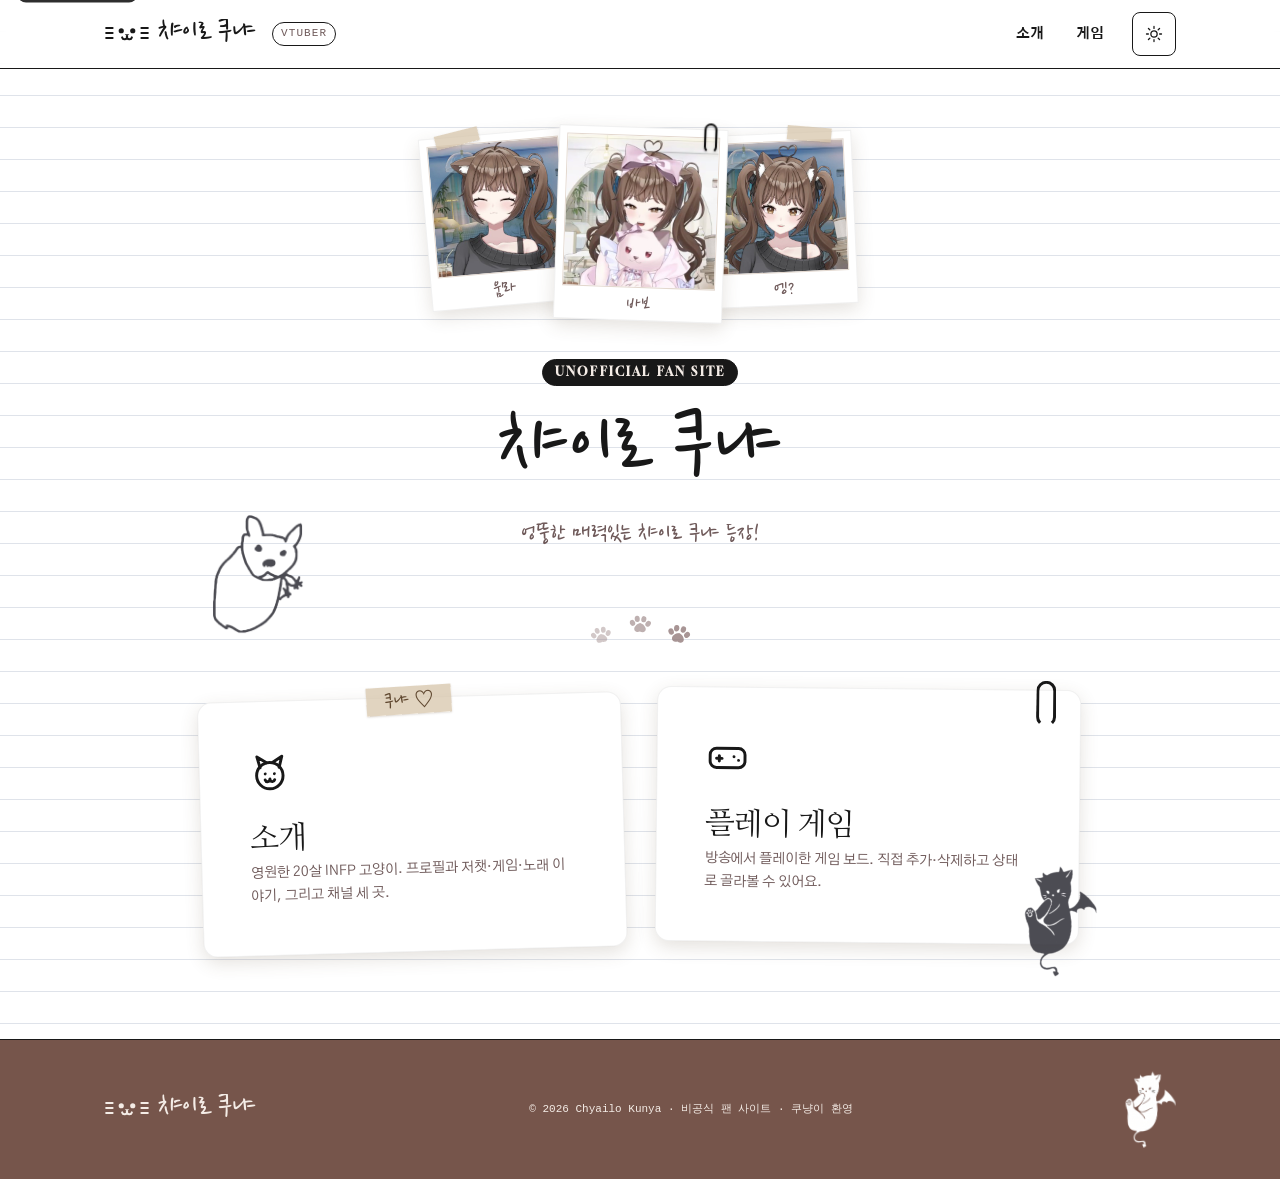
<file: index.html>
<!doctype html>
<html lang="ko">
<head>
<meta charset="utf-8" />
<meta name="viewport" content="width=device-width, initial-scale=1" />
<title>챠이로 쿠냐 — 팬 사이트</title>
<meta name="description" content="버추얼 스트리머 챠이로 쿠냐 팬 사이트. 소개 랜딩과 플레이 게임 목록." />
<link rel="icon" href="favicon.svg" type="image/svg+xml" />
<meta name="theme-color" content="#ffffff" media="(prefers-color-scheme: light)" />
<meta name="theme-color" content="#15110f" media="(prefers-color-scheme: dark)" />

<!-- Social cards. og:image is absolute: X and Slack ignore relative paths, so a
     bare "assets/…" silently yields a card with no image. If the repo is ever
     renamed or moved to a custom domain, this URL must move with it. -->
<meta property="og:type" content="website" />
<meta property="og:url" content="https://chnu-kim.github.io/chyaro-kunya" />
<meta property="og:site_name" content="챠이로 쿠냐 팬 사이트" />
<meta property="og:title" content="챠이로 쿠냐 — 팬 사이트" />
<meta property="og:description" content="갈색 고양이 버추얼 스트리머 챠이로 쿠냐의 작은 다꾸 노트. 어서오냥, 쿠냥이 ♡" />
<meta property="og:image" content="https://chnu-kim.github.io/chyaro-kunya/assets/og-cover.jpg" />
<meta property="og:image:width" content="1200" />
<meta property="og:image:height" content="630" />
<meta property="og:image:alt" content="챠이로 쿠냐 팬 사이트 커버 — 줄노트 위 손글씨 이름과 테이프로 붙인 폴라로이드 사진" />
<meta property="og:locale" content="ko_KR" />
<meta name="twitter:card" content="summary_large_image" />

<link rel="preconnect" href="https://fonts.googleapis.com" />
<link rel="preconnect" href="https://fonts.gstatic.com" crossorigin />
<link rel="stylesheet" href="https://fonts.googleapis.com/css2?family=Gloock&family=Gothic+A1:wght@400;500;700&family=Nanum+Myeongjo:wght@400;700&family=Nanum+Pen+Script&family=Sacramento&display=swap" />
<link rel="stylesheet" href="css/site.css" />
<script>/* apply saved/system theme before first paint — no light-mode flash */try{var t=localStorage.getItem('ck-theme');if(t!=='light'&&t!=='dark')t=matchMedia('(prefers-color-scheme: dark)').matches?'dark':'light';document.documentElement.setAttribute('data-theme',t);}catch(e){}</script>
<style>
  .home { padding: var(--space-8) 0 var(--space-9); }
  /* position 은 아래 쿼카 낙서가 이 상자의 바깥 여백을 기준점으로 쓰기 때문이다. */
  .home__hero { text-align: center; max-width: 640px; margin: 0 auto var(--space-8);
    position: relative; }
  .home__hero .chip { margin-bottom: var(--space-5); }
  /* 방송 캡처 세 장을 손으로 흩어 붙인 것. 컷아웃 스티커를 대신한다 — 스티커는
     받침 종이가 없어 줄노트 위에 떠 있었고, 라이트 테마에선 흰 종이 위의 흰
     다이컷 테두리가 보이지 않아 "오려 붙였다"는 신호가 통째로 사라졌다.
     폴라로이드는 그 자체가 종이라 두 문제를 같이 없앤다.

     크기가 절제된 이유: 이 화면의 플로리시는 아래 스크립트 헤드라인 하나이므로
     사진 무리가 그보다 커지면 둘이 싸운다.

     폭 상한 148 은 28vw 가 148 에 닿는 529px(=148/0.28) 부터, 하한 100 은
     357px(=100/0.28) 아래에서 걸린다. 가장 좁은 360px 에서 실측 폭은
     100.8 + 114.9 + 100.8 − 2×12.1 = 292.3px 이고, 좌우 여백 24px 을 뺀
     312px 안에 회전 삐져나옴까지 들어간다. 겹침·중간장 배율을 건드리면 이
     계산도 다시 한다. */
  .home__snaps { --snap-w: clamp(100px, 28vw, 148px);
    display: flex; justify-content: center; align-items: flex-start;
    margin: 0 auto var(--space-6); }

  /* 쉼 상태를 변수로 두는 건 아래 카드와 같은 이유다 — 각도를 transform 에 직접
     박으면 터치 리셋이 hover·focus 까지 삼킨다. */
  .snap { flex: 0 0 auto; width: var(--snap-w); margin: 0; padding: 7px 7px 5px;
    box-shadow: var(--shadow-card);
    --rest-rot: 0deg; --rest-y: 0px; --rest-z: 0;
    z-index: var(--rest-z);
    transform: rotate(var(--rest-rot)) translateY(var(--rest-y));
    transition: transform var(--dur-base) var(--ease-paper), box-shadow var(--dur-base); }
  .snap + .snap { margin-left: calc(var(--snap-w) * -0.12); }
  /* 가운데 장이 조금 크고 살짝 올라앉아 맨 위에 얹힌 것으로 읽힌다. 셋의 각도가
     서로의 거울상이 아닌 것도 "손으로 붙였다"는 신호다. */
  .snap:nth-child(1) { --rest-rot: -5deg; }
  .snap:nth-child(2) { --rest-rot: 2deg; --rest-y: -6px; --rest-z: 2;
    width: calc(var(--snap-w) * 1.14); }
  .snap:nth-child(3) { --rest-rot: -2.5deg; --rest-z: 1; }
  .snap:hover { transform: translateY(calc(var(--rest-y) - 4px));
    box-shadow: var(--shadow-lift); z-index: 3; }
  @media (hover: none) {
    .snap:hover { transform: rotate(var(--rest-rot)) translateY(var(--rest-y));
      box-shadow: var(--shadow-card); z-index: var(--rest-z); }
  }

  /* 정사각 슬롯. 사진을 갈아끼우는 계약이 여기 다 들어 있다:

     1) 정사각은 CSS 가 강제한다(aspect-ratio + cover). 그래서 교체본이 16:9 든
        세로든 상관없이 액자가 안 흔들린다 — 미리 크롭해 오지 않아도 된다.
     2) 피사체가 가운데가 아니면 --snap-pos 로 보는 지점만 옮긴다. 이미지를 다시
        만들 필요가 없다.
     3) 빗금은 지우지 않고 슬롯 배경으로 남긴다. 게임 보드가 쓰는 정직한
        플레이스홀더 언어라, 파일이 없을 때 같은 얼굴로 비어 보인다 — 같은
        사이트에서 "사진이 없다"가 두 가지 모양으로 말해질 이유가 없다.

     --thumb-* 를 생 hex 없이 쓸 수 있는 건 여기가 사진지 섬 안이라 라이트·다크
     양쪽에서 같은 크림으로 해석되기 때문이다. */
  .snap__slot { aspect-ratio: 1 / 1; overflow: hidden;
    background-color: var(--thumb-paper); border: 1px solid var(--thumb-edge);
    background-image: repeating-linear-gradient(135deg,
      transparent 0 9px, var(--thumb-mark) 9px 18px); }
  .snap__slot img { display: block; width: 100%; height: 100%;
    object-fit: cover; object-position: var(--snap-pos, 50% 50%); }

  /* 손글씨 캡션은 폴라로이드 기본값(25px)이 100px 짜리 종이엔 과하다. 20px 로
     낮췄고 캡션 길이가 여기 묶여 있다 — 폰트가 늦게 오면 한글이 전각 시스템
     폰트(~1.0em/자)로 떨어지므로 폴백 기준으로 재야 한다. 가장 좁은 종이의 안쪽
     폭은 100 − 14(좌우 패딩) = 86px 이고, 거기 놓인 세 글자 캡션의 폴백 폭은
     3 × 20 = 60px 이라 26px 이 남는다. 가운데 장은 1.14 배라 안쪽 폭이 100px 다.
     캡션을 늘릴 땐 글자 수 × 20 을 이 값과 먼저 대조한다 — 네 자면 80px 로
     이미 아슬아슬하다.

     색을 부품 기본값(브랜드 taupe)에서 되돌리는 이유가 크기와 묶여 있다. WCAG 의
     큰 텍스트 경계는 18pt(=24px)이고, 폴라로이드 기본 25px 은 그 위라 3:1 만
     넘기면 됐다 — taupe 는 종이 위 4.08 로 통과였다. 20px 로 낮추는 순간 기준이
     4.5 로 바뀌어 같은 색이 미달이 된다(다크 테마 사진지 #efe7df 위에선 3.34 로
     더 나쁘다). 크기를 줄이면서 색이 짊어지던 기준이 바뀐 것이고, 이 프로젝트
     토큰 중 정확히 그 자리를 위해 있는 게 --fg-muted 다 — 6.39 / 5.22 로 통과한다.
     taupe 로 되돌리려면 25px 도 같이 되돌려야 한다. */
  .snap figcaption { font-size: var(--text-lg); line-height: 1.1; margin-top: 5px;
    color: var(--fg-muted); }

  /* 클립 기본값(20×46)은 본문 카드용이라 이 종이엔 너무 크다 — 168.7px 짜리
     가운데 장에서 높이의 27% 를 먹고, 위쪽 여백이 7px 뿐이라 물 종이가 없어
     그대로 사진 위 머리카락에 얹혔다. 클립이 사진을 조금 덮는 건 실물도
     그러니 맞지만, 얼굴·머리를 덮으면 걸린 갈고리로 읽힌다.
     13×30 으로 줄이고 오른쪽 끝(right 10)으로 밀어 배경만 덮게 한다:
     가로는 168.7 − 10 − 13 = 145.7 부터라 사진 폭(7..161.7)의 89.7% 지점,
     세로는 −7 에서 30 만큼 내려와 사진 위 16px(사진 높이 154.7 의 10.3%)만
     걸친다. --snap-w 나 가운데 배율을 바꾸면 이 지점도 다시 잡는다. */
  .snap > .clip { width: 13px; height: 30px; top: -7px; right: 10px;
    border-width: 2.5px; border-radius: 7px; }

  /* 테이프는 라벨이 아니라 그냥 종잇조각이라 글자가 없다 — 컴포넌트 기본값은
     글자 크기로 높이를 만들므로 여기서 직접 준다. */
  .snap__tape { width: 44px; height: 14px; padding: 0; top: -6px; }
  .snap:nth-child(1) .snap__tape { left: 26%; transform: translateX(-50%) rotate(-9deg); }
  .snap:nth-child(3) .snap__tape { left: 72%; transform: translateX(-50%) rotate(7deg); }
  /* Face + tracking come from .t-script. The Korean wordmark resolves to Nanum
     Pen Script through --font-script (Sacramento has no Hangul) — a handwritten
     diary title, which is the point. */
  .home__hero h1 { font-size: var(--text-5xl); line-height: 1.05; }
  .home__hero p { color: var(--fg-muted); font-size: var(--text-lg); margin-top: var(--space-3); }

  .cards { display: grid; grid-template-columns: 1fr 1fr; gap: var(--space-6); }
  /* 쉼 상태를 --rest-rot/--rest-y 로 두는 게 핵심이다. 각도를 transform 에 직접
     박으면 아래 좁은-화면 쿼리가 transform 을 덮을 때 hover·active 까지 같이
     삼켜서, 좁은 창의 키보드 사용자가 lift 를 통째로 잃는다. 변수로 두면 쿼리는
     쉼 상태만 0 으로 덮고 상호작용 규칙은 하나로 유지된다. */
  .navcard { display: block; text-decoration: none; color: inherit; padding: var(--space-7);
    --rest-rot: 0deg; --rest-y: 0px;
    transform: rotate(var(--rest-rot)) translateY(var(--rest-y));
    transition: transform var(--dur-base) var(--ease-paper), box-shadow var(--dur-base); }
  /* 손으로 붙인 두 장이라 각도가 서로의 거울상이 아니다 — 왼쪽 장이 더 많이
     틀어진 채 살짝 내려앉고, 오른쪽은 거의 반듯하다. 세로 오프셋을 왼쪽에만
     주는 건 오른쪽 카드 아래 모서리에 마스코트 스티커가 붙어 있어서다. */
  .navcard:nth-child(1) { --rest-rot: -1.6deg; --rest-y: 9px; }
  .navcard:nth-child(2) { --rest-rot: .6deg; }
  .navcard:hover,
  .navcard:focus-visible { transform: translateY(calc(var(--rest-y) - 4px)); box-shadow: var(--shadow-lift); }
  .navcard:active { transform: translateY(var(--rest-y)); box-shadow: var(--shadow-card); }
  .navcard__ic { width: 44px; height: 44px; color: var(--fg); margin-bottom: var(--space-4); }
  .navcard h2 { font-size: var(--text-2xl); margin-bottom: var(--space-2); }
  .navcard p { color: var(--fg-muted); font-size: var(--text-sm); margin: 0; }

  /* Two columns only once a card can hold a readable measure. At 640px each
     card is 280px wide and 48px of padding leaves 184px of text — about 13
     Korean characters per line; at 601px it drops to 11. So the grid stacks
     well above the 600px "mobile" breakpoint, and only true mobile also loses
     the collage rotation and tightens the padding. */
  @media (max-width: 760px) {
    .cards { grid-template-columns: 1fr; }
    /* 세로 오프셋은 "나란히 붙인 두 장" 을 표현하는 값이라 1열에선 의미가 없다 —
       위아래로 쌓이면 그냥 카드 간격이 어긋난 것으로 보인다. */
    .navcard:nth-child(1) { --rest-y: 0px; }
  }
  @media (max-width: 600px) {
    .navcard { padding: var(--space-5); }
    .navcard:nth-child(1), .navcard:nth-child(2) { --rest-rot: 0deg; }
  }

  /* 발바닥 트레일 — 카드 쪽으로 걸어간 자국.
     Rotations now track one direction of travel instead of scattering across
     60°, the prints alternate above/below the path like real left/right feet,
     and each step is fainter than the next so the row reads as a receding
     trail rather than three evenly spaced glyphs. --paw-dim dims the whole
     trail in dark without flattening that per-step gradient. */
  .deco-paws { display: flex; justify-content: center; align-items: center; gap: 18px;
    color: var(--brand-taupe); margin-bottom: var(--space-7);
    pointer-events: none; user-select: none; }
  /* 쉼 각도·높이·크기를 변수로 뽑은 건 아래 등장 애니메이션 때문이다. 키프레임의
     transform 은 일반 선언을 이기므로, 각도를 transform 에 직접 박아 두면 등장이
     도는 동안 각도가 풀렸다가 끝에서 튕긴다 — site.css 의 rise 주석이 경고하는
     함정이고, 사진 콜라주가 쉼 각도를 변수로 뽑아 피해 간 것과 같은 방식이다. */
  .deco-paw { width: 22px; height: 22px; flex-shrink: 0;
    --paw-dim: 1; --paw-fade: .6;
    --rest-rot: 0deg; --rest-y: 0px; --rest-s: 1;
    opacity: calc(var(--paw-fade) * var(--paw-dim));
    transform: rotate(var(--rest-rot)) translateY(var(--rest-y)) scale(var(--rest-s)); }
  .deco-paw:nth-child(1) { --paw-fade: .40; --rest-rot: -10deg; --rest-y: 6px; --rest-s: .94; --paw-delay: 420ms; }
  .deco-paw:nth-child(2) { --paw-fade: .58; --rest-rot: 3deg; --rest-y: -5px; --paw-delay: 465ms; }
  .deco-paw:nth-child(3) { --paw-fade: .78; --rest-rot: 12deg; --rest-y: 5px; --rest-s: 1.04; --paw-delay: 510ms; }
  [data-theme="dark"] .deco-paw { --paw-dim: .85; }

  /* 발바닥은 올라오지 않고 찍힌다 — 위에서 조금 크게 내려와 제자리 크기로 앉는다.
     도장이 종이에 닿는 방향이고, 셋이 45ms 간격으로 이어지면 발자국 리듬이 된다.
     길이·이징은 rise 와 같은 값이라 한 언어 안에 있고 방향만 대상이 무엇인지를
     말한다. 끝 키프레임을 비워 둔 건 요소 자신의 쉼 상태(투명도는 --paw-fade,
     자세는 위 transform)로 안착시키기 위해서다 — 끝에 값을 적으면 그게 쉼 상태를
     덮어쓰고 애니메이션이 끝나는 순간 툭 튄다. */
  @keyframes paw-step {
    from { opacity: 0;
      transform: rotate(var(--rest-rot)) translateY(calc(var(--rest-y) - 5px))
                 scale(calc(var(--rest-s) * 1.15)); }
  }

  /* 마스코트 잉크 스티커 — 순수 장식(aria-hidden)이라 <img> 일 이유가 없다.
     src 로 두면 프리로드 스캐너가 라이트 버전을 먼저 받고 site.js 가 끝에서
     src 를 갈아끼우므로, 다크 사용자는 두 장(25KB + 29KB)을 받고 잘못된 쪽이
     한 프레임 보인다 — 페이지 전체가 무플래시 테마 스크립트를 쓰는데 이것만
     깜빡인다. 배경으로 두면 셀렉터에 걸린 한 장만 받고 깜빡임도 없다.
     절대 위치라 CLS 는 애초에 없고, 높이는 원본비(206:308)로 고정한다. */
  .cards-outer { position: relative; max-width: 880px; margin: 0 auto; }
  .mascot-sticker { position: absolute; bottom: -32px; right: -18px;
    width: 72px; height: 108px;
    background: url('assets/kunyang-mascot-ink.png') center / contain no-repeat;
    transform: rotate(-8deg); pointer-events: none; user-select: none; opacity: 0.88; }
  [data-theme="dark"] .mascot-sticker { background-image: url('assets/kunyang-mascot.png'); }

  /* 쿠냐가 그린 쿼카 낙서. 마스코트와 같은 이유로 배경 이미지고, 잉크 두 벌도
     마스코트와 같은 값이다 — 한 화면에 붙는 손그림 둘이 서로 다른 잉크면 한 손에서
     나온 걸로 안 보인다. 원본(482×319)에서 알파가 있는 범위만 잘라낸 190×248
     파생본을 쓰고, 폭·높이는 그 비율 그대로다.

     부품이 아니라 줄노트 여백에 건다: 카드 모서리에 맞춰 두면 "배치한 것"으로
     읽히고, 아무것에도 안 맞은 채 여백에 있어야 "그려 둔 것"으로 읽힌다.

     bottom 이 음수인 건 헤드라인을 피하려는 것이다. 이 화면의 플로리시는 스크립트
     헤드라인 하나뿐이라 낙서가 그 높이에 나란히 서면 둘이 싸운다 — bottom 이 8 일
     땐 실제로 49px 겹쳐 있었다. 값은 캡처에서 재서 잡았다(뷰포트 1523): 헤드라인
     글자가 y 487 에서 끝나고 문단이 535 에서 시작하는데, −80 이면 낙서가 526..645
     라서 헤드라인 아래 39px 부터 시작해 문단 줄 옆을 지나 발바닥 줄(706) 앞에서
     멈춘다. 이 좌표 하나를 게이트 전 구간에 그대로 써도 되는 건 --text-5xl 이
     clamp(3.5rem, 8vw, 5.5rem) 이라 88 ÷ 0.08 = 1100px 부터 상한에 붙박이고,
     게이트가 그보다 위인 1280 이라 히어로의 세로 배치가 어느 폭에서든 같기
     때문이다. 위쪽 헤드라인·문단 크기를 건드리면 이 값은 눈으로 다시 잡아야 한다.

     기본값이 none 인 게 핵심이다. 이건 여백이 남을 때만 나오는 덤이지, 늘 있다가
     좁아지면 숨는 부품이 아니다 — 규칙을 뒤집어 두면 새 화면 폭이 생겼을 때 기본이
     "안 나온다"가 된다.

     히어로(640)가 wrap(1120, 좌우 패딩 24) 안에서 가운데 서므로 한쪽 여백은
     (min(1120,vw) − 688) / 2 이고, wrap 이 1120 에서 멈추니 이 값도 216 에서
     멈춘다. 낙서는 그중 왼쪽 108 을 쓴다(left 108 + 폭 92 → 안쪽 16 에서 끝).

     그래서 "들어가기만 하는" 지점은 여백이 108 이 되는 뷰포트 904px 인데, 게이트는
     한참 위인 1280 이다. 빠듯하게 끼우면 낙서가 아니라 끼워넣은 게 되기 때문이다 —
     1280 에서 여백은 이미 최대치 216 이라 낙서 왼쪽으로 108 이 그대로 빈다.
     hover 조건이 붙은 건 폭만으로는 데스크톱을 가릴 수 없어서다: 큰 태블릿이
     가로로 누우면 1280 을 넘지만 손가락으로 만지는 화면이다.
     크기나 left 를 건드리면 위 계산도 다시 한다. */
  .quokka-doodle { display: none; position: absolute; bottom: -80px; left: -108px;
    width: 92px; height: 120px;
    background: url('assets/quokka-doodle-ink.png') center / contain no-repeat;
    pointer-events: none; user-select: none; opacity: 0.88; }
  [data-theme="dark"] .quokka-doodle { background-image: url('assets/quokka-doodle.png'); }
  @media (min-width: 1280px) and (hover: hover) {
    .quokka-doodle { display: block; }
  }

  /* 낙서는 히어로의 나머지와 같은 값(10px · dur-base · ease-paper)으로 들어오는데
     키프레임만 따로 둔다: 공용 rise 는 끝 키프레임에 투명도 1 을 박아 두는데 이
     낙서의 쉼 투명도는 0.88 이라, 그대로 쓰면 1 까지 올라갔다가 끝에서 0.88 로
     툭 떨어진다. 끝을 비우면 요소 자신의 값으로 안착한다. */
  @keyframes doodle-in {
    from { opacity: 0; transform: translateY(10px); }
  }

  /* 감속을 원하는 사용자에게는 아예 걸리지 않는다 — site.css 가 공용 rise 를
     묶는 방식과 같다. 지연값은 콘텐츠 뒤에 놓는다: 마지막 카드가 360 에 앉고
     발바닥이 420·465·510, 낙서가 560 이다. 장식이 본문보다 먼저 나오면 읽을 것도
     없는데 눈이 먼저 그리로 간다. */
  @media (prefers-reduced-motion: no-preference) {
    .deco-paw { animation: paw-step var(--dur-base) var(--ease-paper) backwards;
      animation-delay: var(--paw-delay, 0ms); }
    .quokka-doodle { animation: doodle-in var(--dur-base) var(--ease-paper) backwards;
      animation-delay: 560ms; }
  }

  @media (max-width: 600px) {
    .mascot-sticker { width: 54px; height: 81px; right: 4px; bottom: -14px; }
  }
</style>
</head>
<body>

<!-- Brand mark · C 카오모지. 쿠냐가 이미 쓰는 얼굴 ﾐ๑•ﻌ•๑ﾐ 를 기하학으로 다시 그린 것.
     A 잉크 도장과 한 쌍으로 확정 — A는 favicon.svg 와 OG 워터마크를 맡는다.
     스펙: logo-identity-directions.html · 인라인인 이유: 외부 스프라이트 <use> 는
     file:// 와 크로스오리진에서 죽는다. -->
<svg width="0" height="0" style="position:absolute" aria-hidden="true" focusable="false">
  <symbol id="mk-kao" viewBox="0 0 64 22">
    <circle cx="24" cy="6.5" r="3.6"/>
    <circle cx="40" cy="6.5" r="3.6"/>
    <path d="M32 14.3l-3.2-2.8h6.4z"/>
    <g fill="none" stroke="currentColor" stroke-width="2.8" stroke-linecap="round">
      <path d="M32 14.3v1.8"/>
      <path d="M32 16.1c-1.7 3.2-5.8 3.2-6.8-.4"/>
      <path d="M32 16.1c1.7 3.2 5.8 3.2 6.8-.4"/>
      <path d="M3 2.5h9M3 9.5h9M3 16.5h9"/>
      <path d="M52 2.5h9M52 9.5h9M52 16.5h9"/>
    </g>
  </symbol>
</svg>

<!-- 발바닥 하나를 세 번 참조한다. landing 의 같은 도형과 이름·채움 규약을 맞춘 것 —
     마크 심볼은 mk- 접두사를 쓰고, 채움은 참조하는 쪽이 아니라 심볼에 건다.
     SVG 의 기본 채움은 currentColor 가 아니라 검정이라, 참조부에서 color 만 바꾸면
     다크 테마의 종이 위에 검은 자국이 그대로 남는다.
     도형의 정본은 assets/deco-paw.svg — 고칠 땐 거기와 games · landing · og-cover
     까지 다섯 곳이다. -->
<svg width="0" height="0" style="position:absolute" aria-hidden="true" focusable="false">
  <symbol id="mk-paw" viewBox="0 0 64 64" fill="currentColor">
    <!-- 발가락과 발바닥 사이 여백(실측 최소 3.6)이 이 도형의 유일한 제약이다: 전부
         같은 fill 이라 닿는 순간 union 으로 뭉쳐 발가락이 사라진다. 발가락폭이
         발바닥폭의 0.44 인 이유(고양이 비율), 발바닥 세로비가 1.29 인 이유, 그리고
         세로 길이가 다른 대안 두 개(deco-paw-tall / -flat)는 정본인
         assets/deco-paw.svg 주석에 있다. -->
    <ellipse cx="22.4" cy="17.6" rx="7.4" ry="9.1" transform="rotate(-7 22.4 17.6)"/>
    <ellipse cx="41.6" cy="17.6" rx="7.4" ry="9.1" transform="rotate(7 41.6 17.6)"/>
    <ellipse cx="9.2"  cy="30"   rx="7.4" ry="9.1" transform="rotate(-34 9.2 30)"/>
    <ellipse cx="54.8" cy="30"   rx="7.4" ry="9.1" transform="rotate(34 54.8 30)"/>
    <path d="M32 29.4C35.3 30.6 40.4 32.2 43.2 35.7C46.3 39.4 48.9 42.6 48.8 46.6C48.7 51.3 45.6 55.1 40.6 55.4C37.2 55.6 34.2 54.9 32 53.6C29.8 54.9 26.8 55.6 23.4 55.4C18.4 55.1 15.3 51.3 15.2 46.6C15.1 42.6 17.7 39.4 20.8 35.7C23.6 32.2 28.7 30.6 32 29.4Z"/>
  </symbol>
</svg>

<div class="page">
  <a class="skip-link" href="#main">본문 바로가기</a>

  <header class="nav" data-od-id="site-nav">
    <div class="nav__inner">
      <a class="brand" href="index.html" aria-label="챠이로 쿠냐 홈">
        <svg class="brand__cat" aria-hidden="true"><use href="#mk-kao"/></svg>
        <span class="brand__name">챠이로 쿠냐</span>
      </a>
      <span class="brand__tag">VTUBER</span>
      <span class="nav__spacer"></span>
      <nav class="nav__links" aria-label="주 메뉴">
        <a class="nav__link" href="landing.html">소개</a>
        <a class="nav__link" href="games.html">게임</a>
      </nav>
      <button class="theme-toggle" type="button" data-od-id="theme-toggle" data-theme-toggle aria-pressed="false" aria-label="다크 모드">
        <svg class="icon-sun" viewBox="0 0 24 24" fill="none" stroke="currentColor" stroke-width="1.7" stroke-linecap="round" aria-hidden="true"><circle cx="12" cy="12" r="4.2"/><path d="M12 2v2.5M12 19.5V22M2 12h2.5M19.5 12H22M4.6 4.6l1.8 1.8M17.6 17.6l1.8 1.8M19.4 4.6l-1.8 1.8M6.4 17.6l-1.8 1.8"/></svg>
        <svg class="icon-moon" viewBox="0 0 24 24" fill="currentColor" aria-hidden="true"><path d="M20 14.5A8 8 0 0 1 9.5 4a7 7 0 1 0 10.5 10.5z"/></svg>
      </button>
    </div>
  </header>

  <main class="home" id="main" data-od-id="home">
    <div class="wrap">
      <div class="home__hero" data-od-id="home-hero">
        <!-- 방송 캡처 세 장. 사진을 바꾸려면 assets/snap-N.jpg 를 덮어쓰기만 하면
             된다 — 경로가 고정이라 이 파일은 건드릴 필요가 없다. 비율이 달라도
             슬롯이 정사각으로 잘라내므로 미리 크롭하지 않아도 되고, 피사체가
             가운데가 아니면 --snap-pos 만 준다.
             함께 갈아야 하는 건 둘뿐이다: 손글씨 캡션과 alt. alt 는 장식이 아니라
             내용이다 — 이 사진들이 "쿠냐 방송이 어떤 모습인가"를 말하고 있어서,
             비워 두면 화면을 못 보는 쪽에는 히어로가 통째로 사라진다. -->
        <div class="home__snaps rise--photo" data-od-id="home-snaps" style="--rise-delay:120ms">
          <figure class="polaroid snap" data-od-id="home-snap-1">
            <span class="tape snap__tape" aria-hidden="true"></span>
            <div class="snap__slot">
              <img src="assets/snap-1.jpg" width="400" height="400" fetchpriority="high"
                   alt="눈을 감고 미소 짓는 쿠냐 — 검은 오프숄더 스웨터 차림으로 밤 조명이 든 방에서" />
            </div>
            <figcaption>움뫄</figcaption>
          </figure>
          <figure class="polaroid snap" data-od-id="home-snap-2">
            <span class="clip" aria-hidden="true"></span>
            <div class="snap__slot">
              <img src="assets/snap-2.jpg" width="400" height="400" fetchpriority="high"
                   alt="분홍 리본을 달고 분홍 고양이 인형을 끌어안은 채 웃는 쿠냐" />
            </div>
            <figcaption>바보</figcaption>
          </figure>
          <figure class="polaroid snap" data-od-id="home-snap-3">
            <span class="tape snap__tape" aria-hidden="true"></span>
            <div class="snap__slot">
              <img src="assets/snap-3.jpg" width="400" height="400" loading="lazy" decoding="async"
                   alt="트윈테일을 묶고 마이크 앞에서 이야기하며 웃는 쿠냐" />
            </div>
            <figcaption>엥?</figcaption>
          </figure>
        </div>
        <!-- 이름은 바로 아래 h1 이 말한다. 이 칩이 더할 게 있다면 h1 이 못 하는 말,
             즉 "공식이 아니다" 뿐이다. -->
        <span class="chip chip--ink t-caps rise" style="--rise-delay:180ms">Unofficial Fan Site</span>
        <h1 class="t-script rise" data-od-id="home-title" style="--rise-delay:240ms">챠이로 쿠냐</h1>
        <p class="rise" style="--rise-delay:300ms"><span class="t-hand" style="font-size:var(--text-xl)">엉뚱한 매력있는 챠이로 쿠냐 등장!</span></p>
        <span class="quokka-doodle" aria-hidden="true"></span>
      </div>

      <!-- 발바닥 트레일 — 걷는 흔적 -->
      <div class="deco-paws" aria-hidden="true">
        <svg class="deco-paw"><use href="#mk-paw"/></svg>
        <svg class="deco-paw"><use href="#mk-paw"/></svg>
        <svg class="deco-paw"><use href="#mk-paw"/></svg>
      </div>

      <div class="cards-outer rise" style="--rise-delay:360ms">
        <div class="cards" data-od-id="home-nav-cards">
          <!-- 카드 전체가 <a> 다. 안에 "보러가기 →" 를 또 두면 링크 안의 가짜 링크가
               되고, 목적지가 다른 두 카드가 같은 라벨을 달게 된다. 목적지 이름은
               h2 가 말하고, 눌린다는 신호는 hover·focus lift 와 커서가 맡는다. -->
          <a class="paper navcard" href="landing.html" data-od-id="nav-card-about">
            <span class="tape" aria-hidden="true">쿠냐 ♡</span>
            <!-- 사람 실루엣이 아니라 고양이 얼굴인 이유: 이 사이트의 아이콘 언어는
                 고양이·발바닥·카오모지다(AGENTS.md §3). 눈은 h 0.01 짜리 선분에
                 stroke-linecap: round 를 걸어 점으로 만든다 — 옆 게임패드 아이콘이
                 이미 쓰는 관용구라 두 아이콘의 획이 같은 손에서 나온 것처럼 보인다. -->
            <svg class="navcard__ic" viewBox="0 0 24 24" fill="none" stroke="currentColor" stroke-width="1.6" stroke-linecap="round" stroke-linejoin="round" aria-hidden="true">
              <circle cx="12" cy="14" r="7.2"/>
              <path d="M6.8 9.6 5.2 3.6l5.2 3.3M17.2 9.6l1.6-6-5.2 3.3"/>
              <path d="M9.5 13h.01M14.5 13h.01"/>
              <path d="M12 15.8v.7"/>
              <path d="M12 16.5c-.6 1.1-2.2 1.1-2.6-.2M12 16.5c.6 1.1 2.2 1.1 2.6-.2"/>
            </svg>
            <h2>소개</h2>
            <p>영원한 20살 INFP 고양이. 프로필과 저챗·게임·노래 이야기, 그리고 채널 세 곳.</p>
          </a>

          <a class="paper navcard" href="games.html" data-od-id="nav-card-games">
            <span class="clip" aria-hidden="true"></span>
            <svg class="navcard__ic" viewBox="0 0 24 24" fill="none" stroke="currentColor" stroke-width="1.6" stroke-linecap="round" stroke-linejoin="round" aria-hidden="true"><rect x="2.5" y="7" width="19" height="10.5" rx="3.5"/><path d="M7.5 11v3M6 12.5h3M15.5 11.5h.01M18 13.5h.01"/></svg>
            <h2>플레이 게임</h2>
            <p>방송에서 플레이한 게임 보드. 직접 추가·삭제하고 상태로 골라볼 수 있어요.</p>
          </a>
        </div>
        <span class="mascot-sticker" aria-hidden="true"></span>
      </div>
    </div>
  </main>

  <footer class="foot" data-od-id="site-footer">
    <div class="foot__inner">
      <div class="brand">
        <svg class="brand__cat" aria-hidden="true"><use href="#mk-kao"/></svg>
        <span class="brand__name">챠이로 쿠냐</span>
      </div>
      <small>© <span data-year>2026</span> Chyailo Kunya · 비공식 팬 사이트 · 쿠냥이 환영</small>
      <img class="foot__mascot" src="assets/kunyang-mascot.png" width="206" height="308"
           alt="" aria-hidden="true" loading="lazy" decoding="async" />
    </div>
  </footer>
</div>

<script src="js/site.js"></script>
</body>
</html>
</file>
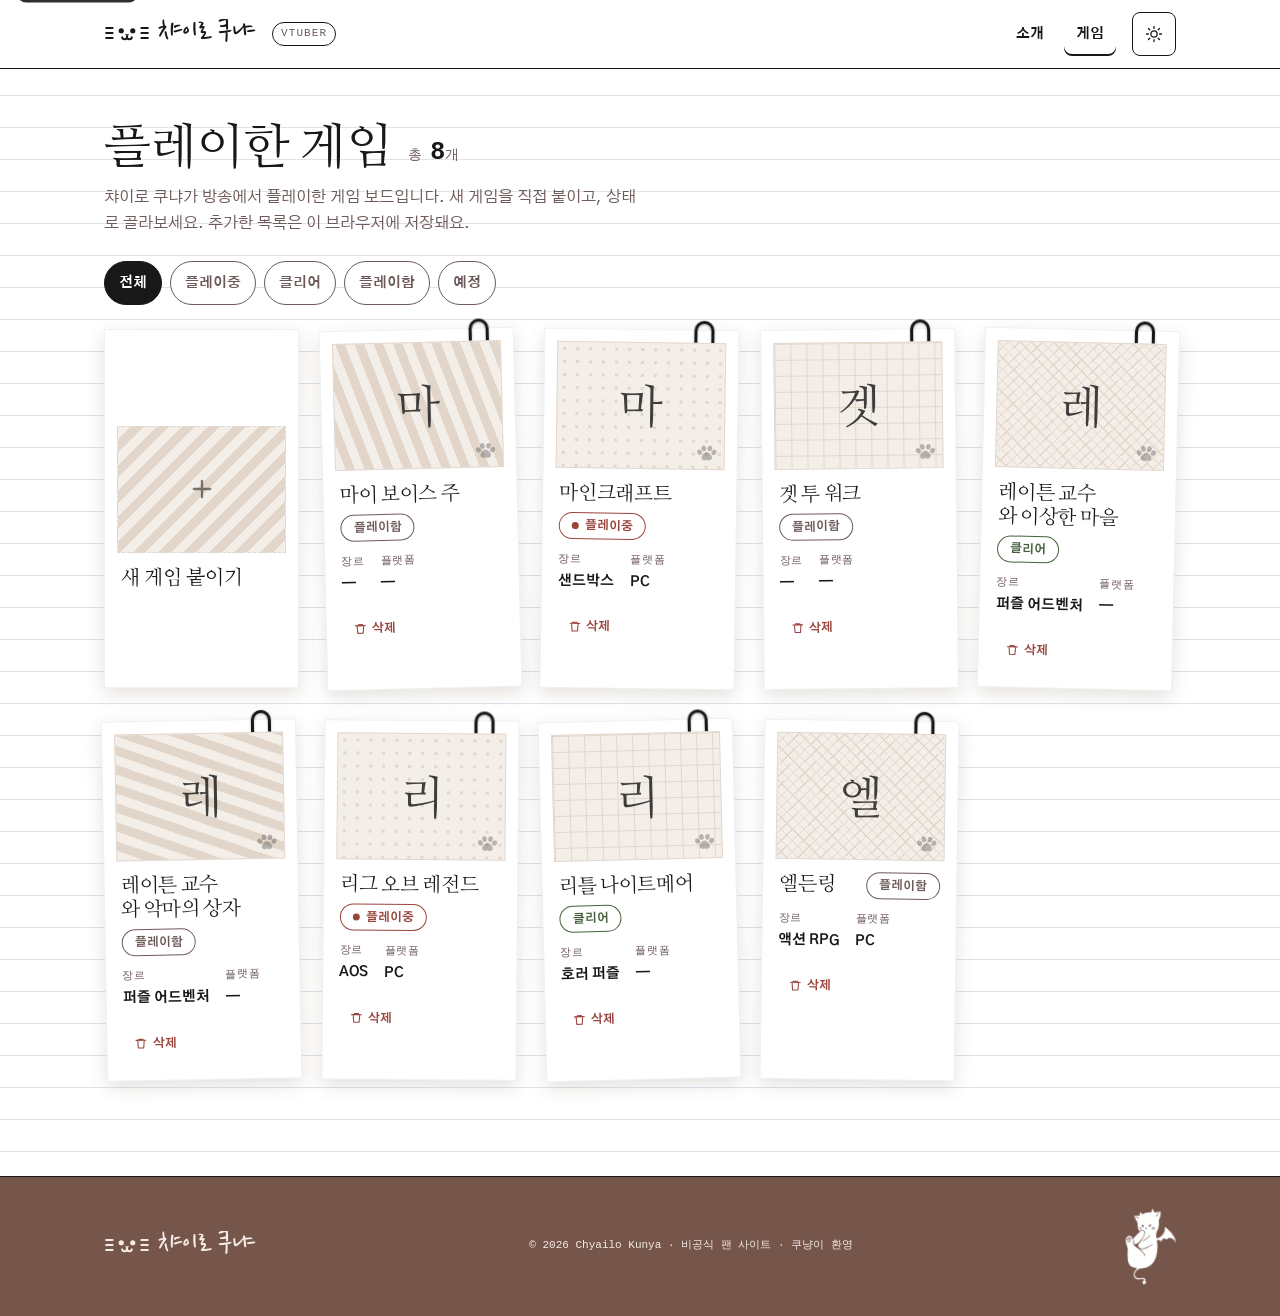
<file: games.html>
<!doctype html>
<html lang="ko">
<head>
<meta charset="utf-8" />
<meta name="viewport" content="width=device-width, initial-scale=1" />
<title>챠이로 쿠냐 — 플레이 게임 목록</title>
<meta name="description" content="챠이로 쿠냐가 플레이한 게임 목록. 직접 추가·삭제할 수 있는 스크랩북 게임 보드." />
<link rel="icon" href="favicon.svg" type="image/svg+xml" />
<meta name="theme-color" content="#ffffff" media="(prefers-color-scheme: light)" />
<meta name="theme-color" content="#15110f" media="(prefers-color-scheme: dark)" />

<!-- Social cards. og:image is absolute: X and Slack ignore relative paths, so a
     bare "assets/…" silently yields a card with no image. If the repo is ever
     renamed or moved to a custom domain, this URL must move with it. -->
<meta property="og:type" content="website" />
<meta property="og:url" content="https://chnu-kim.github.io/chyaro-kunya/games.html" />
<meta property="og:site_name" content="챠이로 쿠냐 팬 사이트" />
<meta property="og:title" content="챠이로 쿠냐 — 플레이 게임 목록" />
<meta property="og:description" content="방송에서 플레이한 게임 보드. 직접 붙이고, 상태로 골라보세요." />
<meta property="og:image" content="https://chnu-kim.github.io/chyaro-kunya/assets/og-cover.jpg" />
<meta property="og:image:width" content="1200" />
<meta property="og:image:height" content="630" />
<meta property="og:image:alt" content="챠이로 쿠냐 팬 사이트 커버 — 줄노트 위 손글씨 이름과 테이프로 붙인 폴라로이드 사진" />
<meta property="og:locale" content="ko_KR" />
<meta name="twitter:card" content="summary_large_image" />

<link rel="preconnect" href="https://fonts.googleapis.com" />
<link rel="preconnect" href="https://fonts.gstatic.com" crossorigin />
<link rel="stylesheet" href="https://fonts.googleapis.com/css2?family=Gloock&family=Gothic+A1:wght@400;500;700&family=Nanum+Myeongjo:wght@400;700&family=Nanum+Pen+Script&family=Sacramento&display=swap" />
<link rel="stylesheet" href="css/site.css" />
<script>/* apply saved/system theme before first paint — no light-mode flash */try{var t=localStorage.getItem('ck-theme');if(t!=='light'&&t!=='dark')t=matchMedia('(prefers-color-scheme: dark)').matches?'dark':'light';document.documentElement.setAttribute('data-theme',t);}catch(e){}</script>
<style>
  :root { --trash: url("data:image/svg+xml,%3Csvg xmlns='http://www.w3.org/2000/svg' viewBox='0 0 24 24' fill='none' stroke='black' stroke-width='2' stroke-linecap='round' stroke-linejoin='round'%3E%3Cpath d='M3 6h18M8 6V4h8v2M6 6l1 14h10l1-14'/%3E%3C/svg%3E"); }
  .head { padding: var(--space-7) 0 var(--space-5); }
  .head__row { display: flex; align-items: flex-end; gap: var(--space-4); flex-wrap: wrap; }
  .head h1 { font-size: var(--text-4xl); }
  .head__count { font-family: var(--font-mono); font-size: var(--text-sm); color: var(--fg-muted); }
  .head__count b { font-size: var(--text-xl); color: var(--fg); }
  .head__lead { color: var(--fg-muted); margin: var(--space-3) 0 0; max-width: 60ch; }

  .board { padding-bottom: var(--space-9); }

  /* ---- Filters ---------------------------------------------------------- */
  .filters { display: flex; flex-wrap: wrap; gap: var(--space-2); margin-bottom: var(--space-5); }
  .fchip { font-family: var(--font-body); font-weight: 700; font-size: var(--text-sm); cursor: pointer;
    padding: 7px 14px; border-radius: var(--radius-pill); background: var(--surface);
    border: 1.5px solid var(--fg-muted); color: var(--fg-muted); min-height: 44px;
    transition: background var(--dur-base), color var(--dur-base), border-color var(--dur-base); }
  .fchip:hover { color: var(--fg); border-color: var(--fg); }
  .fchip[aria-pressed="true"] { background: var(--fg); color: var(--bg); border-color: var(--fg); }

  /* Shown only if localStorage is unavailable — the page promises persistence,
     so it must retract that promise rather than silently drop writes.
     폼 안이 아니라 밖에 있는 이유: 폼이 이제 접혀 있어서, 안에 두면 저장이
     불가능한 브라우저에서도 폼을 열어보기 전엔 경고를 못 본다. 약속은 페이지
     머리(.head__lead)가 했으므로 철회도 그 근처에서 보여야 한다. */
  .storewarn { margin: 0 0 var(--space-4); padding: 10px 12px; font-size: var(--text-xs);
    color: var(--danger); border: 1.5px dashed var(--danger); border-radius: var(--radius-sm); }

  /* ---- Game grid -------------------------------------------------------- */
  .games { display: grid; grid-template-columns: repeat(auto-fill, minmax(190px, 1fr)); gap: var(--space-6) var(--space-5); }
  /* .polaroid supplies the photo-paper surface + the dark-theme token island,
     so chips/labels/status colours inside stay readable on the cream.
     쉼 각도를 --rest-rot 으로 부르는 건 index · landing 과 같은 규약이다 —
     같은 물건이 파일마다 다른 이름을 갖고 있었다. 리터럴 대신 변수인 이유도
     거기와 같다: 미디어쿼리가 각도만 덮어야 하는데 transform 에 박아두면
     hover 규칙까지 통째로 삼킨다. */
  .game { margin: 0; padding: 12px 12px 14px; box-shadow: var(--shadow-card);
    --rest-rot: 0deg;
    transform: rotate(var(--rest-rot));
    transition: transform var(--dur-base) var(--ease-paper), box-shadow var(--dur-base); }
  .game:hover { transform: rotate(0deg) translateY(-3px); box-shadow: var(--shadow-lift); }
  /* 카드는 링크가 아니라 탭해도 페이지가 넘어가지 않는다 — 터치에서 :hover 가
     붙으면 기울기가 펴지고 그림자가 뜬 채로 굳으므로 쉼 상태를 되돌린다.
     안의 삭제 버튼은 자기 :hover 를 따로 갖는다(여기 영향 없음). */
  @media (hover: none) {
    .game:hover { transform: rotate(var(--rest-rot)); box-shadow: var(--shadow-card); }
  }

  /* ---- Add slot — 보드 첫 칸의 빈 폴라로이드 -----------------------------
     컴포저가 340px 사이드바에서 여기로 내려온 이유: 붙이기는 드물고 사적인
     행동인데(localStorage 라 이 브라우저 밖으로 안 나간다) 폭의 31.7% 를
     상시 점유했고, 820px 아래에선 DOM 순서상 폼이 그리드 위로 올라가 보드를
     첫 화면 밖으로 밀어냈다(실측: 그리드가 690px 지점에서 시작 — 390×844 에서
     카드 윗동 150px 만 보였다). 빈 종이를 한 장 꺼내 붙이는 게 이 사이트의
     은유지, 옆에 상시 대기하는 접수창구가 아니다.

     빗금·종이톤이 --thumb-* 인 이유: index 히어로 슬롯과 게임 썸네일이 이미
     쓰는 "아직 아무것도 없다" 언어다. 같은 사이트에서 그 말이 두 가지 모양으로
     말해질 이유가 없다. 테두리만 dashed 로 갈라 "채워질 자리"임을 표시한다. */
  .addslot { display: block; width: 100%; margin: 0; padding: 12px 12px 14px;
    font: inherit; color: var(--fg); text-align: left; cursor: pointer;
    box-shadow: var(--shadow-card);
    transition: transform var(--dur-base) var(--ease-paper), box-shadow var(--dur-base); }
  .addslot:hover { transform: translateY(-3px); box-shadow: var(--shadow-lift); }
  @media (hover: none) {
    .addslot:hover { transform: none; box-shadow: var(--shadow-card); }
  }
  .addslot__slot { display: grid; place-items: center; aspect-ratio: 4/3;
    background-color: var(--thumb-paper); border: 1px dashed var(--thumb-edge);
    background-image: repeating-linear-gradient(135deg,
      transparent 0 9px, var(--thumb-mark) 9px 18px); }
  .addslot__slot svg { width: 28px; height: 28px; color: var(--fg); opacity: .55; }
  .addslot__label { display: block; margin: 12px 4px 0;
    font-family: var(--font-display); font-size: var(--text-lg); line-height: 1.2; }

  /* ---- Composer — 손에 든 카드 --------------------------------------------
     제자리에서 펼치던 폼을 띄우는 카드로 바꿨다. 스크랩북에서 종이 위에 떠 있는
     건 앱 크롬이 아니라 아직 안 붙인 카드다 — 빈 칸을 눌러 집어 들고, 쓰고,
     붙이면 보드에 내려앉는다.

     결정적인 건 좁은 화면 실측이었다. 인라인 폼의 "가로로 누우면 100px" 이득은
     데스크톱 전용이다: 390px 에선 flex-wrap 이 필드를 다시 세로로 쌓아 ~380px 가
     되고, 그게 그리드 첫 칸에 끼어들어 보드를 통째로 그만큼 밀어낸다 — 방금
     걷어낸 사이드바 문제가 작은 몸집으로 돌아온다. 띄우면 보드는 제자리에 있다.

     모양은 DESIGN.md §6 Modal/Sheet 규격이다 — --shadow-lift + 잉크 40% 오버레이.
     다만 거기 적힌 "폴라로이드 카드" 대신 .paper 를 쓴다: .polaroid 는 사진지
     섬이라 --border-strong 을 되돌리지 않는데, 다크에서 그 값은 chalk(#f1e8e2)
     이고 섬의 배경은 크림(#efe7df) 이라 입력 테두리가 1.01:1 로 사라진다.
     .paper 위에선 같은 테두리가 14.3:1 이다. 폼은 사진이 아니라 쓰는 종이이기도
     하다. */
  /* .paper 가 position: relative 를 주므로 여기서 되돌린다. UA 의 dialog:modal
     규칙(0,2,0)이 .paper(0,1,0)를 이기지만 그 순서에 기대지 않는다 — 테이프가
     absolute 라 이 요소가 컨테이닝 블록이어야 하는 것도 같은 이유다. */
  /* 스크롤은 이 요소가 아니라 폼이 맡는다. 테이프는 위 모서리 *밖으로* 걸쳐야
     붙어 보이는데(top:-12px), 여기가 스크롤 컨테이너면 그 걸친 부분이 잘려서
     라벨이 반만 남는다. 실제로 그렇게 나갔다.
     좌우·아래 패딩까지 폼으로 내린 이유: overflow-y:auto 는 overflow-x 를
     visible 로 둘 수 없어 auto 로 끌어올린다. 폼에 가로 여백이 없으면 필드의
     포커스 링(2px)이 그 축에서 잘린다. */
  dialog.composer { position: fixed; inset: 0; margin: auto;
    width: min(560px, calc(100vw - 2 * var(--space-5)));
    max-height: calc(100vh - 2 * var(--space-6)); overflow: visible;
    padding: var(--space-6) 0 0;
    box-shadow: var(--shadow-lift);
    /* 집어 드는 동작 — 카드가 살짝 떠오르며 또렷해진다. 여기가 쉼(=닫힘) 상태고
       [open] 이 그걸 덮으며, 그 사이를 transition 이 잇는다.
       진입 거리를 변수로 두는 이유는 --rest-rot 과 같다: 아래 좁은 화면 쿼리가
       "값"만 덮어야 하는데 transform 에 박아두면 규칙까지 통째로 갈아엎게 된다.

       display·overlay 가 transition 목록에 있어야 하는 이유: 이 요소는 닫히면
       display:none 이고 최상위 레이어에서도 빠진다. allow-discrete 없이는 그 둘이
       0프레임에 튀어서 나가는 애니메이션이 통째로 사라진다.
       @starting-style 을 모르는 브라우저에선 애니메이션 없이 즉시 뜬다 — 깨지는
       게 아니라 없어지는 실패 모드라 폴리필을 들이지 않는다.
       reduced-motion 은 site.css 전역 가드가 transition-duration 을 죽여서
       자동으로 걸린다(여기 따로 쓰지 않는다). */
    --enter-y: 12px; --enter-s: .98;
    opacity: 0; transform: translateY(var(--enter-y)) scale(var(--enter-s));
    transition:
      opacity var(--dur-base) var(--ease-paper),
      transform var(--dur-base) var(--ease-paper),
      overlay var(--dur-base) var(--ease-paper) allow-discrete,
      display var(--dur-base) var(--ease-paper) allow-discrete; }
  /* display 를 [open] 에만 다는 게 중요하다: 닫힘 상태의 display:none 은 UA 의
     dialog:not([open]) 이 주는데 특정도가 같아서, 위 규칙에 display 를 쓰면
     작성자 선언이 이겨서 닫힌 카드가 화면에 남는다. transition 목록의
     allow-discrete 가 none↔flex 를 이어 준다. */
  dialog.composer[open] { display: flex; flex-direction: column;
    opacity: 1; transform: none; }
  .composer__body { min-height: 0; overflow-y: auto;
    padding: 0 var(--space-5) var(--space-5); }
  @starting-style {
    dialog.composer[open] { opacity: 0; transform: translateY(var(--enter-y)) scale(var(--enter-s)); }
  }

  /* 스크림도 같이 켜진다 — 40% 잉크가 한 프레임에 깔리면 "덮었다"가 아니라
     "화면이 바뀌었다"로 읽힌다. 40% 는 DESIGN.md §6 규격이고, 생 rgba 대신
     브랜드 토큰에서 파생한다(AGENTS.md — 새 생 hex 금지). */
  dialog.composer::backdrop { background-color: transparent;
    transition:
      background-color var(--dur-base) var(--ease-paper),
      overlay var(--dur-base) var(--ease-paper) allow-discrete,
      display var(--dur-base) var(--ease-paper) allow-discrete; }
  dialog.composer[open]::backdrop {
    background-color: color-mix(in srgb, var(--brand-ink) 40%, transparent); }
  @starting-style {
    dialog.composer[open]::backdrop { background-color: transparent; }
  }

  .composer__fields { display: flex; flex-wrap: wrap; align-items: flex-end; gap: var(--space-3); }
  /* 폭이 곧 정보량이다 — 게임명은 유일한 필수값이라 한 줄을 통째로 갖고,
     장르·플랫폼·상태는 한 단어라 셋이 한 줄을 나눈다. landing 의 프로필 메모가
     균등 그리드 대신 내용이 폭을 정하게 둔 것과 같은 논리다.
     flex-basis 가 곧 줄바꿈 지점이라 좁아지면 알아서 접힌다. */
  .fld { flex: 1 1 130px; min-width: 0; }
  .fld--name { flex: 1 1 100%; }
  .fld label { display: block; font-size: var(--text-sm); font-weight: 700; margin-bottom: 6px; }
  .req { color: var(--danger); }
  .field, .select { width: 100%; box-sizing: border-box; font-family: var(--font-body); font-size: var(--text-base);
    padding: 10px 12px; background: var(--surface); border: 1.5px solid var(--border-strong); border-radius: var(--radius-sm); color: var(--fg); }
  .field:focus, .select:focus { outline: 0; border-color: var(--focus); box-shadow: 0 0 0 2px var(--focus); }
  .field[aria-invalid="true"] { border-color: var(--danger); box-shadow: 0 0 0 2px color-mix(in srgb, var(--danger) 35%, transparent); }
  .err { color: var(--danger); font-size: var(--text-xs); margin: var(--space-3) 0 0; }
  .composer__actions { flex: 1 1 100%; display: flex; align-items: center; justify-content: flex-end;
    gap: var(--space-3); margin-top: var(--space-2); }
  /* 닫기는 액션 줄에서 모서리로 옮겼다. 액션 줄에 두면 "붙이기" 바로 옆에서
     같은 무게로 읽혀서, 그 줄이 결정 두 개를 나란히 내미는 꼴이 된다. 이 카드의
     결정은 하나뿐이다 — 붙이거나 말거나. 나가는 문은 결정이 아니라 문이므로
     모달이 늘 문을 두는 자리(오른쪽 위)로 보낸다.
     44×44 는 터치 타깃 하한이고, 아이콘 색 --fg-muted 는 이 카드 표면
     (--surface) 위에서 6.39:1(라이트) · 6.69:1(다크) 라 UI 컴포넌트 하한 3:1 을
     넉넉히 넘는다. */
  .composer__close { position: absolute; top: var(--space-2); right: var(--space-2);
    width: 44px; height: 44px; display: grid; place-items: center;
    cursor: pointer; background: transparent; color: var(--fg-muted);
    border: 0; border-radius: var(--radius-sm); padding: 0; }
  .composer__close:hover { color: var(--fg); background: var(--surface-2); }
  .composer__hint { color: var(--fg-muted); font-size: var(--text-xs); margin: var(--space-3) 0 0; }
  /* 붙인 결과를 카드 안에서 말해야 하는 이유: 모달이 열려 있는 동안 바깥은 inert
     라 페이지 하단의 라이브 영역이 읽히지 않고, 보드도 스크림에 가려 새 카드가
     내려앉는 게 안 보인다. 여러 개를 연달아 적을 수 있게 폼은 열어 두되,
     붙었다는 사실은 여기서 확인한다. */
  .composer__added { color: var(--ok); font-size: var(--text-xs); font-weight: 700;
    margin: var(--space-3) 0 0; overflow-wrap: anywhere; }

  /* 좁은 화면에선 바텀 시트 — 엄지가 닿는 곳에 붙고, 위쪽 여백으로 뒤의 보드가
     계속 보여서 "덮은 게 아니라 얹혔다"가 유지된다. DESIGN.md §6 이 Modal 과
     Sheet 를 한 컴포넌트로 묶어 둔 게 이 얘기다. */
  @media (max-width: 560px) {
    dialog.composer { inset: auto 0 0 0; margin: 0; width: 100%; max-height: 88vh;
      border-radius: var(--radius-md) var(--radius-md) 0 0;
      /* 시트는 떠오르는 게 아니라 바닥에서 올라온다 — 붙어 있는 모서리가 있으니
         12px 부양은 그 모서리를 배신한다. 100% 는 자기 높이라 화면 밖에서
         시작하고, 스케일은 끈다(붙은 물건은 커졌다 작아지지 않는다).
         위 규칙은 그대로 두고 값만 덮는 게 이 변수의 존재 이유다. */
      --enter-y: 100%; --enter-s: 1; }
  }

  /* ---- Ghost — 사진을 뗀 자리 --------------------------------------------
     삭제는 확인 창이 없고 곧바로 localStorage 를 덮어쓰므로(games.js 의 save),
     되돌릴 방법이 없으면 오클릭 한 번에 직접 타이핑한 게임이 영구히 사라진다.
     그래서 되돌리기는 남기되, 그리드 위에 얹히던 별도 바에서 카드가 있던 그
     자리로 옮겼다 — 사라진 물건은 아래인데 되돌리기는 저 위에 뜨는 게 원래
     문제였다. 뗀 자리에서 되돌리면 설명이 필요 없다.
     각도가 0 인 이유: 이건 붙어 있는 종이가 아니라 자국이다. */
  .game--ghost { --rest-rot: 0deg; box-shadow: var(--shadow-tape); }
  .game--ghost .game__thumb { background-image: repeating-linear-gradient(135deg,
    transparent 0 9px, var(--thumb-mark) 9px 18px); }

  /* 카드가 자국으로 바뀌는 순간. 순간이동하면 두 상태 사이에 아무 연결이 없어서
     "무슨 일이 났지?"가 남는다 — 살짝 가라앉으며 나타나면 뗀 자리라는 게 동작으로
     읽힌다. 움직임은 여기서 끝이다: 8초 뒤 사라지는 건 아무도 안 보고 있을 때라
     나가는 애니메이션을 위해 요소를 붙들어 둘 이유가 없다.

     유령에만 거는 이유: render() 가 카드를 매번 새로 만들기 때문에 모든 카드에
     걸면 필터를 누를 때마다 보드 전체가 다시 등장하는 퍼레이드가 된다.

     그 함정은 유령 자신에게도 있었다 — 유령도 render() 마다 새로 만들어지므로,
     되돌리기가 떠 있는 동안 필터를 누르면 아무 일도 없는데 다시 가라앉았다.
     그래서 애니메이션은 유령이 아니라 "방금 생긴 유령"에만 건다: games.js 가
     삭제 직후 한 번만 이 상태 클래스를 붙이고 그 렌더에서 소비한다.

     backwards 인 이유는 site.css 의 .rise 와 같다 — forwards 면 마지막 키프레임이
     일반 선언을 이겨서 이 카드의 transform 이 영구히 박히고, 아래 to 가 쉼 상태와
     같은 값인 것도 그래서다(끝나면 자기 CSS 로 매끄럽게 돌아간다). */
  @media (prefers-reduced-motion: no-preference) {
    .game--settling { animation: ghost-settle var(--dur-base) var(--ease-paper) backwards; }
  }
  @keyframes ghost-settle {
    from { opacity: 0; transform: rotate(var(--rest-rot)) scale(1.02); }
    to   { opacity: 1; transform: rotate(var(--rest-rot)); }
  }
  .game__ghost-msg { margin: 0 0 var(--space-3); font-size: var(--text-sm);
    color: var(--fg-muted); overflow-wrap: anywhere; }
  .game__undo { font-family: var(--font-body); font-weight: 700; font-size: var(--text-sm);
    cursor: pointer; background: transparent; color: var(--fg); min-height: 44px; padding: 6px 12px;
    border: 1.5px solid var(--fg); border-radius: var(--radius-xs); }
  /* --bg 가 아니라 --fg-on-ink 인 이유: 여기는 .polaroid 사진지 섬 안이라
     --fg 는 두 테마 모두 잉크지만 --bg 는 다크에서 charcoal 이다. 잉크 배경에
     charcoal 글자를 얹으면 다크에서 라벨이 통째로 사라진다. --fg-on-ink 는
     이름 그대로 "잉크 위의 글자" 이고 두 테마에서 같은 값이다. */
  .game__undo:hover { background: var(--fg); color: var(--fg-on-ink); }
  /* 게임 커버 아트는 전부 남의 저작물이라 실을 수 없고, AI 로 "비슷한 걸" 만드는
     건 더 나쁘다 — 무단 2차적저작물인 데다 실제 게임을 잘못 대표한다. 그래서
     썸네일은 정직한 플레이스홀더로 남긴다. 대신 카드마다 정체성이 생기도록
     해시가 패턴 4종을 고르고 그 위에 이니셜이 앉는다. 각도만 6종 돌리던 기존
     방식은 8장에서 이미 반복이 보였다. 전부 CSS 라 요청 0 · 무게 0.
     색은 --thumb-* 토큰(테마 독립 — 여기는 .polaroid 사진지 섬 안이다). */
  .game__thumb { aspect-ratio: 4/3; display: grid; place-items: center; position: relative; overflow: hidden;
    background-color: var(--thumb-paper); border: 1px solid var(--thumb-edge); }
  .game__thumb[data-p="0"] { background-image:
    repeating-linear-gradient(var(--thumb-a, 135deg), transparent 0 9px, var(--thumb-mark) 9px 18px); }
  .game__thumb[data-p="1"] { background-image:
    radial-gradient(var(--thumb-mark) 1.6px, transparent 1.7px); background-size: 13px 13px; }
  .game__thumb[data-p="2"] { background-image:
    linear-gradient(var(--thumb-mark) 1px, transparent 1px),
    linear-gradient(90deg, var(--thumb-mark) 1px, transparent 1px); background-size: 16px 16px; }
  .game__thumb[data-p="3"] { background-image:
    repeating-linear-gradient(45deg, transparent 0 7px, var(--thumb-mark) 7px 8px),
    repeating-linear-gradient(-45deg, transparent 0 7px, var(--thumb-mark) 7px 8px); }
  /* 섬 안에서 --fg 는 라이트·다크 모두 잉크(#181818)로 해석되므로 생 hex 가 아니라
     토큰으로 쓸 수 있다 — .polaroid 다크 규칙이 --fg 를 되돌려 놓기 때문이다. */
  .game__initial { font-family: var(--font-display); font-size: 46px; line-height: 1;
    color: var(--fg); opacity: .82; letter-spacing: -0.02em; }
  .game__thumb svg { position: absolute; right: 7px; bottom: 6px; width: 20px; height: 20px;
    color: var(--fg); opacity: .28; }
  .game__body { margin: 12px 4px 0; }
  /* 이름과 칩이 한 줄에 안 들어가면 칩이 아래로 내려간다. wrap 이 없으면 칩은
     flex:0 0 auto 라 안 줄고 이름만 짓눌린다 — 360px 2열에서 이름 몫이 30px 다
     (카드 144 = (360 − wrap 좌우 48 − 열 gap 24)/2, 거기서 카드 패딩 24 · 본문
     여백 8 · 칩 74 · gap 8 을 뺀 값). 이름은 카드의 제목이지 남는 자리가 아니다. */
  .game__top { display: flex; align-items: flex-start; justify-content: space-between; gap: 8px; flex-wrap: wrap; }
  /* min-width:0 + anywhere 가 둘 다 필요하다. 게임명은 사용자 입력이라 끊을 데가
     없는 라틴 한 덩어리가 들어올 수 있고(예: Cyberpunk2077), flex 자식의 기본
     min-width:auto 는 그 단어 폭 아래로 안 줄어 칩을 카드 밖으로 밀어낸다.
     한글은 음절마다 끊겨서 이 경로를 타지 않으므로 시드만 보면 안 드러난다. */
  .game__name { font-family: var(--font-display); font-size: var(--text-lg); line-height: 1.2; color: var(--fg);
    min-width: 0; overflow-wrap: anywhere; }
  .game__top .chip { flex: 0 0 auto; }
  .game__meta { display: flex; gap: var(--space-4); margin: var(--space-3) 0 0; }
  .game__meta > div { min-width: 0; }   /* 장르·플랫폼도 같은 이유로 사용자 입력이다 */
  /* uppercase 를 뺐다: 라벨은 games.js 가 박아 넣는 '장르'·'플랫폼' 이라 한글엔
     대소문자가 없어 아무 일도 안 하면서, 읽는 사람에겐 영문 캡스 디자인이라고
     말하고 있었다. 자간은 남긴다 — 캡스 트래킹이 아니라 이 크기의 라벨을
     떨어뜨려 놓는 값이다. */
  .game__meta dt { font-family: var(--font-mono); font-size: var(--text-2xs); color: var(--fg-muted); letter-spacing: .06em; }
  .game__meta dd { margin: 2px 0 0; font-size: var(--text-sm); font-weight: 700; color: var(--fg);
    overflow-wrap: anywhere; }
  .game__del { margin-top: var(--space-3); background: transparent; cursor: pointer;
    font-family: var(--font-body); font-weight: 700; font-size: var(--text-xs); color: var(--danger);
    padding: 6px 10px; border: 1px solid transparent; border-radius: var(--radius-sm);
    /* 44px hit area without visual weight: the box grows but the button stays
       transparent and 12px, so it reads as the tertiary action it is. */
    min-height: 44px; display: inline-flex; align-items: center; gap: 5px;
    transition: background var(--dur-base), border-color var(--dur-base); }
  .game__del::before { content: ""; width: 13px; height: 13px; flex: 0 0 auto;
    background: currentColor; -webkit-mask: var(--trash) center/contain no-repeat; mask: var(--trash) center/contain no-repeat; }
  .game__del:hover { background: color-mix(in srgb, var(--danger) 12%, transparent);
    border-color: color-mix(in srgb, var(--danger) 45%, transparent); }

  .grid-empty { padding: var(--space-8); text-align: center; color: var(--fg-muted); }
  .grid-empty .t-hand { font-size: var(--text-2xl); display: block; margin-bottom: var(--space-2); }

  /* 820px 에서 사이드바를 1열로 접던 쿼리는 지웠다 — 사이드바 자체가 없다.
     폼은 이제 flex-wrap 이라 폭이 줄면 알아서 접힌다. */
  @media (max-width: 480px) {
    .games { grid-template-columns: 1fr 1fr; }
    .head h1 { font-size: var(--text-3xl); }
    /* 2열이 되어도 각도는 남긴다. 최악은 가장 좁은 360px 이고 거기서 카드가
       144px 다((360 − wrap 좌우 48 − 열 gap 24)/2). 최대 기울기 1.4° 에 카드
       높이 ~230px 이면 모서리가 가로로 (230/2)·sin1.4° = 2.8px 밀리는데 열
       사이 gap 이 24px 이라 옆을 침범하지 않는다.
       landing 이 좁은 화면에서 각도를 편 건 카드가 폭을 꽉 채워 여백이 0 이
       되는 경우이고, 여기는 그 조건이 아니다 — 1열로 내리면 이 계산을 다시
       한다. */
  }
</style>
</head>
<body>

<!-- Brand mark · C 카오모지. 쿠냐가 이미 쓰는 얼굴 ﾐ๑•ﻌ•๑ﾐ 를 기하학으로 다시 그린 것.
     A 잉크 도장과 한 쌍으로 확정 — A는 favicon.svg 와 OG 워터마크를 맡는다.
     스펙: logo-identity-directions.html · 인라인인 이유: 외부 스프라이트 <use> 는
     file:// 와 크로스오리진에서 죽는다. -->
<svg width="0" height="0" style="position:absolute" aria-hidden="true" focusable="false">
  <symbol id="mk-kao" viewBox="0 0 64 22">
    <circle cx="24" cy="6.5" r="3.6"/>
    <circle cx="40" cy="6.5" r="3.6"/>
    <path d="M32 14.3l-3.2-2.8h6.4z"/>
    <g fill="none" stroke="currentColor" stroke-width="2.8" stroke-linecap="round">
      <path d="M32 14.3v1.8"/>
      <path d="M32 16.1c-1.7 3.2-5.8 3.2-6.8-.4"/>
      <path d="M32 16.1c1.7 3.2 5.8 3.2 6.8-.4"/>
      <path d="M3 2.5h9M3 9.5h9M3 16.5h9"/>
      <path d="M52 2.5h9M52 9.5h9M52 16.5h9"/>
    </g>
  </symbol>

  <!-- 발바닥. 도형의 정본은 assets/deco-paw.svg — 고칠 땐 거기와 index · landing ·
       og-cover 까지 다섯 곳이다. 카드 썸네일이 games.js 에서 이 심볼을 참조한다.
       채움을 심볼에 거는 이유: SVG 의 기본 채움은 currentColor 가 아니라 검정이라,
       참조부에서 color 만 바꾸면 다크 테마의 사진지 위에 검은 자국이 그대로 남는다. -->
  <symbol id="mk-paw" viewBox="0 0 64 64" fill="currentColor">
    <!-- 발가락과 발바닥 사이 여백(실측 최소 3.6)이 이 도형의 유일한 제약이다: 전부
         같은 fill 이라 닿는 순간 union 으로 뭉쳐 발가락이 사라진다. 발가락폭이
         발바닥폭의 0.44 인 이유(고양이 비율), 발바닥 세로비가 1.29 인 이유, 그리고
         세로 길이가 다른 대안 두 개(deco-paw-tall / -flat)는 정본인
         assets/deco-paw.svg 주석에 있다. -->
    <ellipse cx="22.4" cy="17.6" rx="7.4" ry="9.1" transform="rotate(-7 22.4 17.6)"/>
    <ellipse cx="41.6" cy="17.6" rx="7.4" ry="9.1" transform="rotate(7 41.6 17.6)"/>
    <ellipse cx="9.2"  cy="30"   rx="7.4" ry="9.1" transform="rotate(-34 9.2 30)"/>
    <ellipse cx="54.8" cy="30"   rx="7.4" ry="9.1" transform="rotate(34 54.8 30)"/>
    <path d="M32 29.4C35.3 30.6 40.4 32.2 43.2 35.7C46.3 39.4 48.9 42.6 48.8 46.6C48.7 51.3 45.6 55.1 40.6 55.4C37.2 55.6 34.2 54.9 32 53.6C29.8 54.9 26.8 55.6 23.4 55.4C18.4 55.1 15.3 51.3 15.2 46.6C15.1 42.6 17.7 39.4 20.8 35.7C23.6 32.2 28.7 30.6 32 29.4Z"/>
  </symbol>
</svg>

<div class="page">
  <a class="skip-link" href="#main">본문 바로가기</a>

  <!-- NAV -->
  <header class="nav" data-od-id="site-nav">
    <div class="nav__inner">
      <a class="brand" href="index.html" aria-label="챠이로 쿠냐 홈">
        <svg class="brand__cat" aria-hidden="true"><use href="#mk-kao"/></svg>
        <span class="brand__name">챠이로 쿠냐</span>
      </a>
      <span class="brand__tag">VTUBER</span>
      <span class="nav__spacer"></span>
      <nav class="nav__links" aria-label="주 메뉴">
        <a class="nav__link" href="landing.html">소개</a>
        <a class="nav__link" href="games.html" aria-current="page">게임</a>
      </nav>
      <button class="theme-toggle" type="button" data-od-id="theme-toggle" data-theme-toggle aria-pressed="false" aria-label="다크 모드">
        <svg class="icon-sun" viewBox="0 0 24 24" fill="none" stroke="currentColor" stroke-width="1.7" stroke-linecap="round" aria-hidden="true"><circle cx="12" cy="12" r="4.2"/><path d="M12 2v2.5M12 19.5V22M2 12h2.5M19.5 12H22M4.6 4.6l1.8 1.8M17.6 17.6l1.8 1.8M19.4 4.6l-1.8 1.8M6.4 17.6l-1.8 1.8"/></svg>
        <svg class="icon-moon" viewBox="0 0 24 24" fill="currentColor" aria-hidden="true"><path d="M20 14.5A8 8 0 0 1 9.5 4a7 7 0 1 0 10.5 10.5z"/></svg>
      </button>
    </div>
  </header>

  <main id="main">
    <!-- HEAD -->
    <section class="head" data-od-id="play-log-head">
      <div class="wrap">
        <!-- 여기 있던 영어 라벨을 뺐다. 바로 아래 h1 을 영어로 옮긴 것뿐이라
             정보가 아니라 리듬이었고, landing 이 같은 이유로 세 섹션의 라벨을
             전부 걷어냈다(그 페이지 주석 참고) — 결정은 그때 내려졌는데 이
             페이지에만 적용이 안 돼 있었다. .eyebrow 정의는 site.css 에 남긴다:
             내부 참고용 logo-identity-directions.html 이 아직 4곳에서 쓴다. -->
        <div class="head__row">
          <h1 data-od-id="play-log-title">플레이한 게임</h1>
          <span class="head__count" id="gameCount">총 <b>0</b>개</span>
        </div>
        <p class="head__lead">챠이로 쿠냐가 방송에서 플레이한 게임 보드입니다. 새 게임을 직접 붙이고, 상태로 골라보세요. 추가한 목록은 이 브라우저에 저장돼요.</p>
      </div>
    </section>

    <!-- BOARD -->
    <!-- 헤딩이 보이지 않는 이유: 바로 위 h1 이 "플레이한 게임"이라고 이미 말했고
         그 아래 또 "게임 목록"이라 쓰면 같은 말이 두 번이다. 그래도 헤딩이
         필요한 건, 없으면 카드 제목(h3)이 h1 바로 뒤에 와서 이 보드를 가리키는
         단계가 통째로 비기 때문이다. -->
    <section class="board" aria-labelledby="board-h2">
      <div class="wrap">
        <h2 class="sr-only" id="board-h2">게임 목록</h2>

        <div class="filters" id="filters" role="group" aria-label="상태로 거르기" data-od-id="status-filters">
          <button class="fchip" type="button" data-filter="all" aria-pressed="true" data-od-id="filter-all">전체</button>
          <button class="fchip" type="button" data-filter="playing" aria-pressed="false" data-od-id="filter-playing">플레이중</button>
          <button class="fchip" type="button" data-filter="cleared" aria-pressed="false" data-od-id="filter-cleared">클리어</button>
          <button class="fchip" type="button" data-filter="played" aria-pressed="false" data-od-id="filter-played">플레이함</button>
          <button class="fchip" type="button" data-filter="planned" aria-pressed="false" data-od-id="filter-planned">예정</button>
        </div>

        <p class="storewarn" id="storeWarn" hidden>이 브라우저에는 목록을 저장할 수 없어요(시크릿 모드일 수 있어요). 새로고침하면 사라집니다.</p>

        <!-- The grid is NOT a live region: render() replaces the cards wholesale,
             so aria-live here would re-read every card on every filter click.
             #liveStatus below announces one sentence instead.
             붙이기 슬롯은 이 그리드의 정적 자식이라 render() 가 건드리지 않는다 —
             카드에는 data-card 가 붙어 있고 그것만 갈아끼운다. -->
        <div class="games" id="gameGrid" data-od-id="game-grid">

          <button class="polaroid addslot" type="button" id="addOpen" data-od-id="add-open">
            <span class="addslot__slot" aria-hidden="true">
              <svg viewBox="0 0 24 24" fill="none" stroke="currentColor" stroke-width="2" stroke-linecap="round"><path d="M12 5v14M5 12h14"/></svg>
            </span>
            <span class="addslot__label">새 게임 붙이기</span>
          </button>

        </div>

        <!-- 빈 이유가 둘이라 문구도 둘이다: 필터가 걸러낸 것과 보드 자체가 빈 것.
             하나로 합치면 전부 지운 사용자에게 고를 수 없는 필터를 권하게 된다.
             위치를 가리키는 표현('왼쪽')은 쓰지 않는다 — 슬롯 위치가 화면 폭에
             따라 움직인다. -->
        <div class="grid-empty" id="gridEmpty" hidden data-od-id="game-grid-empty">
          <span class="t-hand">텅 비었네냥…</span>
          <span data-empty="filter">이 상태의 게임이 없어요. 다른 필터를 골라보거나 새 게임을 붙여보세요.</span>
          <span data-empty="board" hidden>아직 붙인 게임이 없어요. 빈 칸을 눌러 첫 게임을 붙여보세요.</span>
        </div>

        <p class="sr-only" role="status" id="liveStatus"></p>

        <!-- 네이티브 다이얼로그 요소를 쓰는 이유: 포커스 트랩·Esc 닫기·뒤 배경 inert·
             닫을 때 포커스를 부른 자리로 되돌리기·백드롭을 전부 브라우저가 준다.
             의존성 0 · 빌드 0 인 저장소에서 직접 짜면 그게 다 조용히 틀릴 자리다.
             autofocus 가 게임명에 있는 이유: showModal 은 autofocus 를 먼저 보고,
             없으면 첫 포커스 가능 요소를 잡는다 — 마크업 순서에 기대지 않는다. -->
        <dialog class="paper composer" id="addDialog" aria-labelledby="composer-h2" data-od-id="game-composer">
          <span class="tape" aria-hidden="true">새 게임 ✎</span>
          <h2 class="sr-only" id="composer-h2">새 게임 붙이기</h2>
          <button class="composer__close" type="button" id="addClose" data-od-id="add-close" aria-label="닫기">
            <svg width="18" height="18" viewBox="0 0 24 24" fill="none" stroke="currentColor" stroke-width="2" stroke-linecap="round" aria-hidden="true"><path d="M6 6l12 12M18 6L6 18"/></svg>
          </button>
          <form class="composer__body" id="addForm" novalidate>
            <div class="composer__fields">
              <div class="fld fld--name">
                <label for="f-name">게임명 <span aria-hidden="true" class="req">*</span></label>
                <input class="field" id="f-name" name="name" type="text" placeholder="예: 스타듀 밸리"
                       autocomplete="off" autofocus required aria-describedby="f-name-err" />
              </div>
              <div class="fld">
                <label for="f-genre">장르</label>
                <input class="field" id="f-genre" name="genre" type="text" placeholder="액션 RPG" autocomplete="off" />
              </div>
              <div class="fld">
                <label for="f-platform">플랫폼</label>
                <input class="field" id="f-platform" name="platform" type="text" placeholder="PC" autocomplete="off" />
              </div>
              <div class="fld">
                <label for="f-status">상태</label>
                <select class="select" id="f-status" name="status">
                  <option value="played">플레이함</option>
                  <option value="playing">플레이중</option>
                  <option value="cleared">클리어</option>
                  <option value="planned">예정</option>
                </select>
              </div>
              <div class="composer__actions">
                <button class="btn btn--primary" type="submit" data-od-id="submit-add-game">
                  <svg width="16" height="16" viewBox="0 0 24 24" fill="none" stroke="currentColor" stroke-width="2" stroke-linecap="round" aria-hidden="true"><path d="M12 5v14M5 12h14"/></svg>
                  붙이기
                </button>
              </div>
            </div>
            <p class="err" id="f-name-err" hidden>게임명을 적어주세요냥.</p>
            <p class="composer__added" id="addStatus" role="status"></p>
            <p class="composer__hint">게임명만 적어도 돼요. 나머지는 비우면 “—”로 들어가요.</p>
          </form>
        </dialog>
      </div>
    </section>
  </main>

  <!-- FOOTER -->
  <footer class="foot" data-od-id="site-footer">
    <div class="foot__inner">
      <div class="brand">
        <svg class="brand__cat" aria-hidden="true"><use href="#mk-kao"/></svg>
        <span class="brand__name">챠이로 쿠냐</span>
      </div>
      <small>© <span data-year>2026</span> Chyailo Kunya · 비공식 팬 사이트 · 쿠냥이 환영</small>
      <img class="foot__mascot" src="assets/kunyang-mascot.png" width="206" height="308"
           alt="" aria-hidden="true" loading="lazy" decoding="async" />
    </div>
  </footer>
</div>

<script src="js/site.js"></script>
<script src="js/games.js"></script>
</body>
</html>
</file>
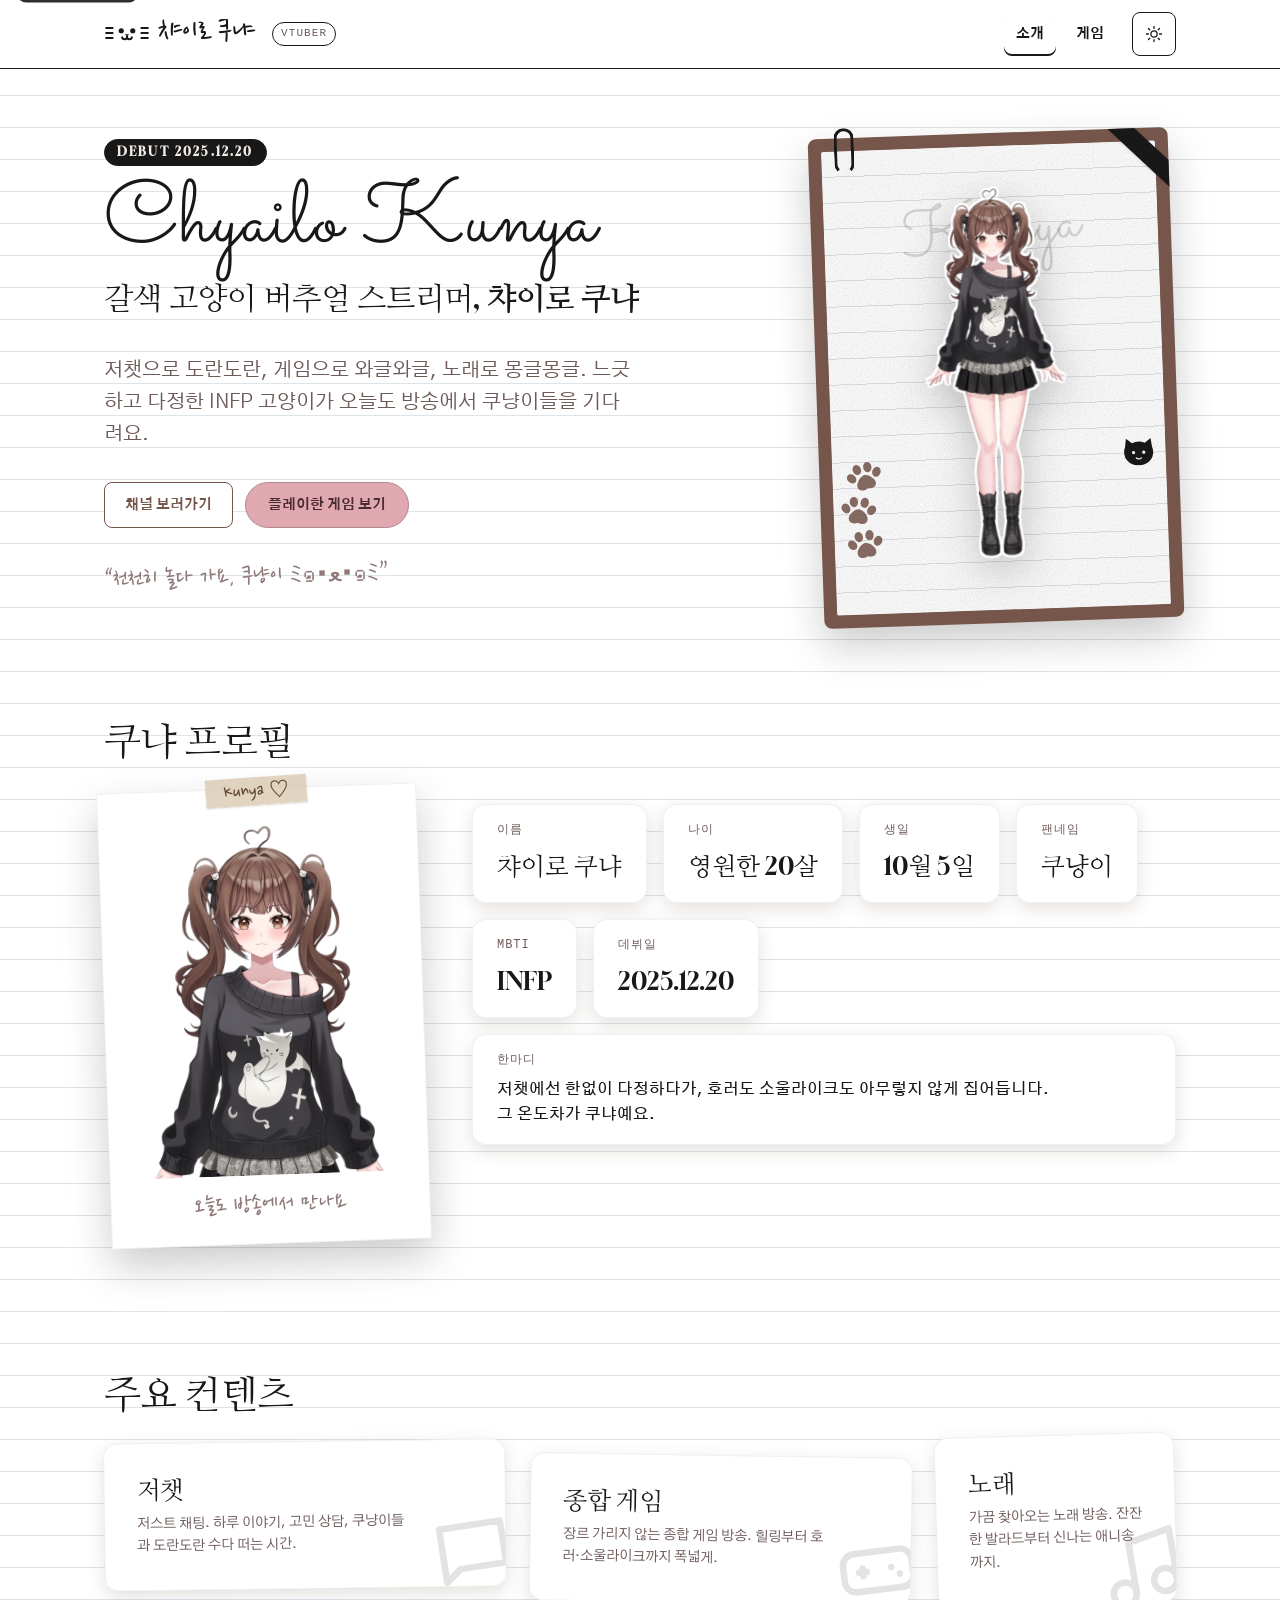
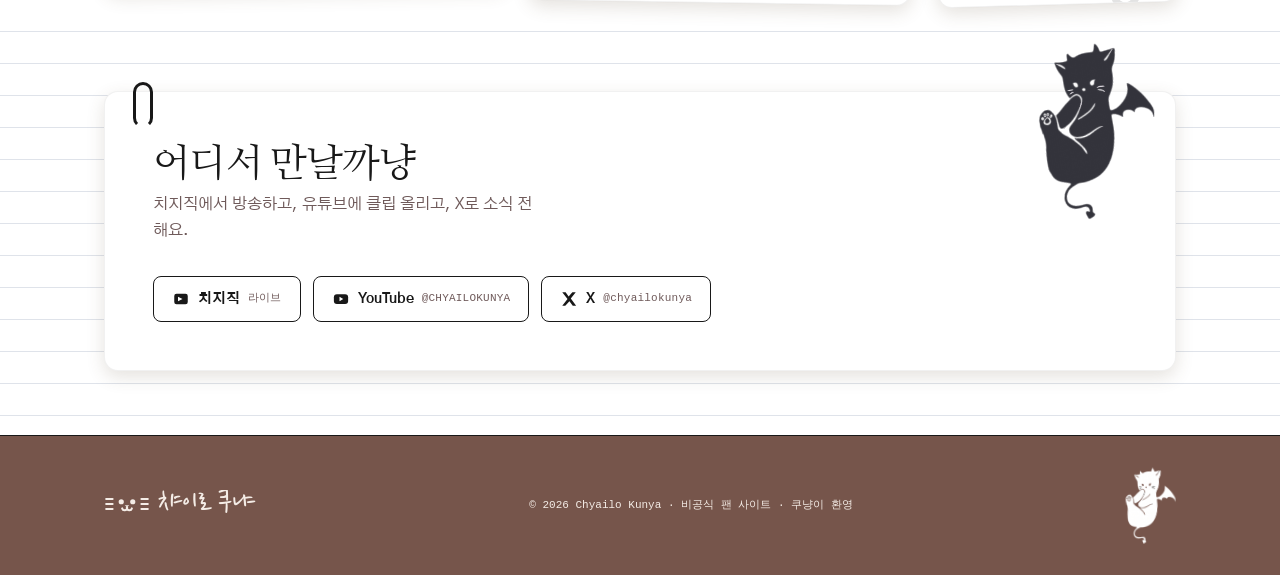
<file: landing.html>
<!doctype html>
<html lang="ko">
<head>
<meta charset="utf-8" />
<meta name="viewport" content="width=device-width, initial-scale=1" />
<title>챠이로 쿠냐 — 소개</title>
<meta name="description" content="버추얼 스트리머 챠이로 쿠냐 소개 — 영원한 20살, 저챗·종합게임·노래 방송. 쿠냥이들 어서오냥." />
<link rel="icon" href="favicon.svg" type="image/svg+xml" />
<meta name="theme-color" content="#ffffff" media="(prefers-color-scheme: light)" />
<meta name="theme-color" content="#15110f" media="(prefers-color-scheme: dark)" />

<!-- Social cards. og:image is absolute: X and Slack ignore relative paths, so a
     bare "assets/…" silently yields a card with no image. If the repo is ever
     renamed or moved to a custom domain, this URL must move with it. -->
<meta property="og:type" content="profile" />
<meta property="og:url" content="https://chnu-kim.github.io/chyaro-kunya/landing.html" />
<meta property="og:site_name" content="챠이로 쿠냐 팬 사이트" />
<meta property="og:title" content="챠이로 쿠냐 — 소개" />
<meta property="og:description" content="저챗으로 도란도란, 게임으로 와글와글, 노래로 몽글몽글. 느긋하고 다정한 INFP 고양이." />
<meta property="og:image" content="https://chnu-kim.github.io/chyaro-kunya/assets/og-cover.jpg" />
<meta property="og:image:width" content="1200" />
<meta property="og:image:height" content="630" />
<meta property="og:image:alt" content="챠이로 쿠냐 팬 사이트 커버 — 줄노트 위 손글씨 이름과 테이프로 붙인 폴라로이드 사진" />
<meta property="og:locale" content="ko_KR" />
<meta name="twitter:card" content="summary_large_image" />

<link rel="preconnect" href="https://fonts.googleapis.com" />
<link rel="preconnect" href="https://fonts.gstatic.com" crossorigin />
<link rel="stylesheet" href="https://fonts.googleapis.com/css2?family=Gloock&family=Gothic+A1:wght@400;500;700&family=Nanum+Myeongjo:wght@400;700&family=Nanum+Pen+Script&family=Sacramento&display=swap" />
<link rel="stylesheet" href="css/site.css" />
<script>/* apply saved/system theme before first paint — no light-mode flash */try{var t=localStorage.getItem('ck-theme');if(t!=='light'&&t!=='dark')t=matchMedia('(prefers-color-scheme: dark)').matches?'dark':'light';document.documentElement.setAttribute('data-theme',t);}catch(e){}</script>
<style>
  /* ---- Hero ------------------------------------------------------------- */
  .hero { padding: var(--space-8) 0 var(--space-7); }
  .hero__grid { display: grid; grid-template-columns: minmax(0,1fr) 360px; gap: var(--space-8); align-items: center; }
  .hero__kicker { display: inline-flex; align-items: center; gap: 8px; margin-bottom: var(--space-4); flex-wrap: wrap; }
  /* Latin name — the one string on the site that actually renders in Sacramento.
     Face + tracking come from .t-script. */
  .hero__h1 { font-size: var(--text-5xl); line-height: .95; }
  .hero__sub { font-family: var(--font-display); font-size: var(--text-2xl); margin-top: var(--space-2); }
  .hero__lead { font-size: var(--text-lg); color: var(--fg-muted); max-width: 48ch; margin: var(--space-4) 0 var(--space-6); }
  .hero__cta { display: flex; flex-wrap: wrap; gap: var(--space-3); }
  .hero__note { font-family: var(--font-hand); font-size: var(--text-xl); color: var(--brand-taupe);
    margin-top: var(--space-5); transform: rotate(-1.5deg); }
  /* 컷아웃의 다이컷 테두리·접지 그림자는 .sticker 가 filter 로 담당한다 —
     여기선 카드 전체의 각도와 호버만 얹는다. 클립·리본이 걸칠 사각 모서리는
     아래 .kv 액자가 만든다(컷아웃 자체엔 붙일 모서리가 없다). */
  .hero__photo { position: relative; margin: 0; --rest-rot: -2deg; transform: rotate(var(--rest-rot));
    transition: transform var(--dur-base) var(--ease-paper); }
  .hero__photo:hover { transform: rotate(0deg) translateY(-4px); }

  /* ---- Key visual — 액자에 끼운 줄노트 페이지 --------------------------------
     컷아웃만 두면 페이지 줄무늬 위에 아무 근거 없이 떠 있는다: 다이컷 테두리가
     "어딘가에 붙은 스티커"라고 말하는데 정작 붙을 종이가 없기 때문이다. 그래서
     붙일 바닥을 만든다 — 크라프트 액자 안에 줄노트 한 장, 그 위에 스티커.
     여기서 나오는 클립·리본·발바닥·고양이는 전부 이미 사이트가 쓰는 어휘다. */
  .kv { position: relative; padding: 13px; background: var(--surface-frame);
    border-radius: var(--radius-sm); box-shadow: var(--shadow-lift); }
  /* 룰 간격이 body(32px)보다 좁은 26px 인 이유: 카드가 페이지보다 훨씬 작아서
     같은 간격이면 줄이 몇 개 안 들어와 노트로 안 읽힌다.
     아래 여백이 32px 인 이유: .sticker 의 접지 그림자가 12px 내려가 20px 번지는데
     overflow: hidden 이라 여백이 그보다 좁으면 그림자가 잘려 발밑이 잘린 것처럼
     보인다. */
  /* isolation 은 아래 ::after 의 mix-blend-mode 때문이다. 블렌드는 가장 가까운
     쌓임 맥락까지 뒤를 뚫고 섞이는데, overflow: hidden 은 쌓임 맥락을 만들지
     않으므로 그대로 두면 그레인이 액자·페이지 밖 배경까지 물들인다. */
  .kv__page { position: relative; isolation: isolate; overflow: hidden; border-radius: 2px;
    padding: var(--space-5) var(--space-4) var(--space-6);
    background-color: var(--surface);
    background-image: repeating-linear-gradient(var(--surface) 0 25px, var(--bg-rule) 25px 26px); }

  /* 종이 결 — feTurbulence 한 장을 140px 타일로 반복한다. 인라인 데이터 URI 인
     이유는 이 저장소가 에셋을 늘리지 않기 위해서고, saturate 0 이 필수인 이유는
     feTurbulence 의 기본 출력이 RGBA 컬러 노이즈라 빼면 종이에 무지개가 낀다.
     stitchTiles 가 없으면 타일 경계에 격자선이 보인다.
     ::after 인 이유: 마크·발바닥·고양이(z 0)까지 덮어야 "종이 위의 잉크"로
     읽히고, 스티커(z 1)는 별개의 종잇장이라 결이 얹히면 안 된다. 생성 순서상
     ::after 가 z 0 무리의 맨 뒤라 그 사이에 정확히 들어간다. */
  .kv__page::after {
    content: ""; position: absolute; inset: 0; pointer-events: none;
    background-image: url("data:image/svg+xml,%3Csvg xmlns='http://www.w3.org/2000/svg' width='140' height='140'%3E%3Cfilter id='n'%3E%3CfeTurbulence type='fractalNoise' baseFrequency='0.9' numOctaves='2' stitchTiles='stitch'/%3E%3CfeColorMatrix type='saturate' values='0'/%3E%3C/filter%3E%3Crect width='140' height='140' filter='url(%23n)'/%3E%3C/svg%3E");
    mix-blend-mode: multiply; opacity: .34; }
  /* 다크에선 multiply 가 charcoal 을 검정으로 뭉갠다 — 결이 아니라 때가 된다.
     screen 으로 뒤집어 chalk 가루처럼 밝은 쪽으로 튀게 한다. */
  [data-theme="dark"] .kv__page::after { mix-blend-mode: screen; opacity: .15; }

  .kv__img { position: relative; z-index: 1; }

  /* 커서를 광원으로 삼는다 — 컷아웃이 페이지에서 몇 mm 떠 있다는 사실을 그림자
     위치만으로 말한다. --kv-lx/ly 는 js/site.js 가 -1..1 로 채우고, 없으면 0 이라
     기본 광원(바로 위)으로 떨어진다. 커서가 오른쪽이면 그림자는 왼쪽으로 —
     부호가 반대인 게 핵심이다. 이미지 자체는 커서 쪽으로 4px 만 따라가 시차를
     만든다(그림자보다 작아야 "떠 있다"로 읽힌다).
     hover 쿼리로 감싼 이유: 터치에선 pointermove 가 탭 순간에만 와서 그림자가
     한 번 튀고 굳는다. reduced-motion 은 전역 가드가 transition 만 죽이고 이
     변수 추적은 못 막으므로 여기서 같이 잠근다. */
  @media (hover: hover) and (prefers-reduced-motion: no-preference) {
    .kv__img {
      --sticker-lift-x: calc(var(--kv-lx, 0) * -9px);
      --sticker-lift-y: calc(12px + var(--kv-ly, 0) * -5px);
      transform: translate(calc(var(--kv-lx, 0) * 4px), calc(var(--kv-ly, 0) * 3px)); }
  }

  /* 클립·리본은 마크업상 .kv__page 보다 앞에 있고 셋 다 z-index auto 라, 그냥
     두면 뒤에 오는 페이지가 위에 그려져 걸침이 사라진다. .kv 는 position:
     relative 이지만 z-index 가 auto 라 쌓임 맥락을 만들지 않으므로, 여기서 준
     z-index 가 페이지(auto=0)를 상대로 그대로 먹힌다. */

  /* 클립은 액자 위(-10px)에서 시작해 아래 절반이 종이에 얹힌다 — 액자 padding 이
     13px 이라서. .clip 기본값은 오른쪽이므로 왼쪽으로. */
  .kv > .clip { left: 26px; right: auto; z-index: 3; }

  /* 코너 리본. 잉크가 아니라 --border-strong 인 이유: 다크에서 액자가 거의
     검정(#0d0b0a)이 되므로 잉크 리본은 액자에 먹혀 사라진다. */
  .kv__ribbon { position: absolute; z-index: 3; top: 0; right: 0; width: 72px; height: 72px;
    overflow: hidden; border-radius: 0 var(--radius-sm) 0 0; }
  .kv__ribbon::after { content: ""; position: absolute; top: 11px; right: -26px;
    width: 104px; height: 19px; background: var(--border-strong); transform: rotate(45deg);
    box-shadow: var(--shadow-tape); }

  /* 종이에 흐리게 남은 서명 — 캐릭터가 절반을 가려서 "밑에 깔린 층"으로 읽힌다.
     z-index 0 이라 스티커(z 1) 뒤. */
  .kv__mark { position: absolute; z-index: 0; top: 12%; left: 50%; white-space: nowrap;
    transform: translateX(-50%) rotate(-5deg); line-height: .9; font-size: 4.25rem;
    color: color-mix(in srgb, var(--fg-muted) 24%, transparent); }

  /* 발바닥 트레일과 고양이 스티커도 z 0 — 캐릭터 실루엣 뒤로 지나간다. 세로
     위치는 실루엣이 좁아지는 다리 높이에 맞춘다: 트윈테일이 퍼지는 상단에 두면
     통째로 가려져 없는 것과 같아진다. */
  /* 48px 인 이유: 심볼이 정사각 상자로 바뀌면서 viewBox 에 여백이 붙어, 같은
     42px 로 두면 발바닥 실측 폭이 35 → 31px 로 줄어든다. 상자가 아니라 잉크
     기준으로 이전과 같은 크기를 내는 값이다. */
  .kv__paws { position: absolute; z-index: 0; left: 6px; bottom: 12%; width: 48px; height: auto;
    color: var(--accent-ink); opacity: .85; }
  .kv__cat { position: absolute; z-index: 0; right: 10px; bottom: 30%; width: 34px; height: auto;
    color: var(--fg); }
  /* 얼굴색을 SVG 속성(fill="var(--surface)")이 아니라 CSS 규칙으로 주는 이유:
     프레젠테이션 속성 안의 var() 는 브라우저 지원이 갈려, 실패하면 기본 fill
     인 검정으로 조용히 떨어진다 — 다크에서 눈·입이 통째로 사라지는 그 버그다. */
  .kv__cat-head  { fill: currentColor; }
  .kv__cat-eye   { fill: var(--surface); }
  .kv__cat-mouth { fill: none; stroke: var(--surface); stroke-width: 1.4; stroke-linecap: round; }

  /* 원본 데뷔 카드엔 오른쪽 아래에 이름표가 있지만 여기선 뺐다 — 카드가 혼자
     서는 원본과 달리 이 카드 왼쪽엔 라틴 제목과 한글 서브헤드가 이미 있어서,
     이름표를 살리면 한 화면에서 이름이 세 번 나오게 된다. */

  /* ---- 손으로 붙였다는 감각 — 컨텐츠 카드 3장에만 -------------------------
     처음엔 프로필 메모 7장과 채널 태그 3개까지 전부 기울였다가 걷어냈다.
     한 화면에 기운 물건이 열 개를 넘어가는 순간 "손으로 붙였다"가 아니라
     그냥 "정렬이 깨졌다"로 읽힌다 — DESIGN.md §9 의 "모든 카드를 기울이지
     말 것"이 정확히 이 얘기다. 기울임은 희소해야 의미가 생긴다.

     그래서 지금 각도를 갖는 건 컨텐츠 카드 셋뿐이다. 프로필처럼 읽어야 하는
     데이터는 각도가 아니라 폭으로 흐트러뜨리고(아래 .spec), 눌러야 하는
     버튼은 반듯해야 눌러도 된다고 말한다(아래 .slink).

     --rest-rot/--nudge-y 를 리터럴 대신 변수로 두는 이유: 아래 좁은 화면
     쿼리가 각도만 0 으로 덮어야 하는데, transform 에 직접 박으면 그 쿼리가
     hover 까지 통째로 삼켜 좁은 창의 키보드 사용자가 lift 를 잃는다.

     각도 규칙(무작위 금지):
     ① 서로의 거울상이 아니다. 대칭이면 "배치했다", 비대칭이어야 "붙였다".
     ② 큰 종이일수록 평평하다. 실제로 큰 종이가 더 평평하게 눕고, 넓은 카드는
        같은 각도라도 모서리가 훨씬 크게 튀어 옆을 침범한다.
     ③ 상한 2.2°. 넘으면 "기울었다"가 아니라 "깨졌다"로 읽힌다. */
  .ccard { --rest-rot: 0deg; --nudge-y: 0px;
    transform: rotate(var(--rest-rot)) translateY(var(--nudge-y));
    transition: transform var(--dur-base) var(--ease-paper), box-shadow var(--dur-base); }
  /* 집으면 펴지면서 뜬다 — 종이를 집어 든 순간 각도가 사라지는 그 동작.
     z-index 는 뜬 카드가 옆 카드 밑에 깔리지 않게 한다(.paper 가 relative). */
  .ccard:hover { transform: rotate(0deg) translateY(calc(var(--nudge-y) - 3px));
    box-shadow: var(--shadow-lift); z-index: 1; }

  /* ---- Profile spec ----------------------------------------------------- */
  /* 밀도 교대 — 세 섹션이 같은 padding 을 쓰면 스크롤이 메트로놈이 된다.
     프로필은 조이고(--space-6), 컨텐츠는 크게 숨 쉬고(--space-9), 소셜은 다시
     조인다. 이 리듬 하나가 "템플릿 세 번"을 "노트 한 권"으로 바꾼다. */
  .profile { padding: var(--space-7) 0 var(--space-6); }
  .profile__head { display: flex; align-items: baseline; gap: var(--space-3); margin-bottom: var(--space-5); flex-wrap: wrap; }
  .profile__head h2 { font-size: var(--text-3xl); }
  /* 지난 버전엔 여기 .eyebrow 각도 규칙 4줄이 있었다. 라벨 자체를 뺐으므로
     같이 지운다 — 아무도 안 쓰는 셀렉터를 남겨두면 "여기 라벨이 있다"고
     거짓말하는 죽은 코드가 된다. .eyebrow 클래스 정의는 games.html 도 쓰는
     site.css 에 그대로 있다(이 페이지만 안 쓸 뿐). */
  .profile__grid { display: grid; grid-template-columns: 320px minmax(0, 1fr); gap: var(--space-7); align-items: start; }
  /* Upper-body portrait pinned as a polaroid — the section's single flourish.
     .polaroid carries the photo-paper surface + its dark-theme token island. */
  .profile__photo { margin: 0; padding: 12px 12px 18px; --rest-rot: -2deg; transform: rotate(var(--rest-rot));
    transition: transform var(--dur-base) var(--ease-paper); }
  .profile__photo img { display: block; width: 100%; height: auto; border-radius: var(--radius-xs); }
  .profile__photo figcaption { margin-top: 10px; }
  .profile__photo:hover { transform: rotate(0deg) translateY(-3px); }
  .profile__photo .tape { z-index: 2; }
  /* 6칸이 자로 잰 듯 3열로 맞아떨어지던 자리 — 이 페이지에서 제일 AI 같았다.
     손으로 붙인 메모가 균등 그리드에 들어맞을 리 없다.

     그래서 폭을 grid 가 아니라 "내용"이 정하게 둔다. flex-wrap 위에서
     "MBTI / INFP" 는 저절로 좁고 "이름 / 챠이로 쿠냐" 는 저절로 넓다 —
     span 숫자가 하나도 없고, 크기 차이가 곧 정보량이다. 줄바꿈도 저절로
     너덜너덜해진다.

     각도는 일부러 주지 않는다. 여기 있는 건 읽어야 하는 데이터라, 카드마다
     기울이면 시선이 값이 아니라 각도를 먼저 읽는다. 폭만으로도 이미 균등
     그리드가 아니고, 그게 회전보다 훨씬 조용하면서 강하게 "손"을 만든다 —
     흐트러뜨리는 게 아니라 애초에 자로 재지 않은 것. */
  .spec { display: flex; flex-wrap: wrap; align-items: flex-start; gap: var(--space-4); }
  .spec__item { flex: 0 1 auto; padding: var(--space-4) var(--space-5); }
  .spec__item dt { font-family: var(--font-mono); font-size: var(--text-xs); color: var(--fg-muted);
    text-transform: uppercase; letter-spacing: .08em; margin-bottom: 6px; }
  .spec__item dd { margin: 0; font-family: var(--font-display); font-size: var(--text-xl); }
  /* 한마디만 한 줄을 통째로 먹는다. flex-basis 100% 가 강제 줄바꿈을 만들어,
     위의 너덜한 메모 더미와 아래 넓은 한 장이라는 대비가 생긴다. */
  .spec__item--wide { flex: 1 1 100%; }
  .spec__item--wide dd { font-family: var(--font-body); font-weight: 500; font-size: var(--text-base); max-width: 62ch; }

  /* ---- Content / 컨텐츠 ------------------------------------------------- */
  .content { padding: var(--space-9) 0 var(--space-7); }

  /* 균등 3열 + 카드마다 얹은 아이콘 배지 = "Features" 섹션의 교과서적 AI 골격.
     두 군데를 바꾼다.

     ① 크기가 의미를 갖는다. 저챗·종합게임은 주력이라 넓고, 노래는 본문이 직접
        "가끔 찾아오는" 이라 말하므로 좁다. 무작위 비대칭은 AI 도 하는 짓이고,
        근거 있는 비대칭만 디자인이 된다 — 여기선 방송 빈도가 그 근거다.
     ② 아이콘을 위계에서 뺀다. "제목마다 아이콘 하나"는 그 자체로 슬롭 신호라,
        30px 배지를 종이에 찍힌 큰 도장으로 내려보낸다.

     flex-basis 는 최소 폭이자 줄바꿈 지점이다 — 좁아지면 320/300 이 먼저 한 줄을
     차지하고 240 이 따라 내려온다. */
  .content__grid { display: flex; flex-wrap: wrap; align-items: flex-start;
    gap: var(--space-5); margin-top: var(--space-5); }
  .ccard { padding: var(--space-6); overflow: hidden; }
  .ccard:nth-child(1) { flex: 1 1 320px; --rest-rot: -0.8deg; --nudge-y: 0px; }
  .ccard:nth-child(2) { flex: 1 1 300px; --rest-rot:  0.9deg; --nudge-y: 14px; }
  .ccard:nth-child(3) { flex: 0 1 240px; --rest-rot: -1.6deg; --nudge-y: -6px; }

  /* 도장은 카드 밖으로 걸쳐 나가 잘린다(위 overflow: hidden). 온전히 보이면
     그냥 큰 아이콘으로 되돌아가고, 잘려야 "찍혔다"로 읽힌다.
     opacity 로 죽이는 이유: 색을 새로 만들면 토큰을 우회하게 되고, --fg 는
     라이트에선 잉크·다크에선 chalk 라 양쪽에서 알아서 뒤집힌다. */
  .ccard__ic { position: absolute; right: -14px; bottom: -12px; width: 92px; height: 92px;
    color: var(--fg); opacity: .12; transform: rotate(-8deg); pointer-events: none; }
  /* h3·p 를 positioned 로 올리는 이유: 도장이 absolute 라 정적인 형제 텍스트보다
     위 레이어에 그려진다 — 그냥 두면 워터마크가 본문을 덮는다. 같은 레이어로
     끌어올리면 DOM 순서(도장이 먼저)대로 텍스트가 이긴다. */
  .ccard h3 { font-size: var(--text-xl); margin-bottom: var(--space-2); position: relative; }
  .ccard p { color: var(--fg-muted); font-size: var(--text-sm); margin: 0; position: relative;
    max-width: 34ch; }

  /* ---- Social ----------------------------------------------------------- */
  .social { padding: var(--space-6) 0 var(--space-8); }

  /* text-align: center 는 이 페이지에 마지막으로 남아 있던 대칭축이었다.
     가운데 정렬된 판은 아무리 꾸며도 "슬라이드"로 읽힌다 — 왼쪽으로 눕혀서
     읽는 눈이 한 줄기로 흐르게 하고, 대신 마스코트를 판 밖으로 밀어낸다. */
  .social__panel { padding: var(--space-7); text-align: left; --mascot-lane: 120px; }
  /* 클립을 왼쪽으로 보내는 이유: 기본값이 오른쪽이라 아래 마스코트와 같은
     모서리에서 겹친다. 둘을 반대 모서리로 갈라야 둘 다 살아난다. */
  .social__panel > .clip { left: 28px; right: auto; }
  .social__panel h2 { font-size: var(--text-3xl); }
  .social__panel p { color: var(--fg-muted); margin: var(--space-2) 0 var(--space-6); }
  /* 마스코트가 차지한 오른쪽 차선을 글이 침범하지 못하게 폭으로 예약한다.
     차선 폭을 변수로 뺀 이유: 좁은 화면에선 마스코트도 같이 줄어드는데(아래
     560 쿼리) 예약만 120px 로 남으면 본문이 이유 없이 일찍 접혀서, 의도가
     아니라 버그로 읽힌다. 46ch 는 넓은 화면에서 한 줄이 읽기 좋은 길이를
     넘지 않게 막는 상한 — min() 이라 둘 중 좁은 쪽이 이긴다. */
  .social__panel h2, .social__panel p { max-width: min(46ch, calc(100% - var(--mascot-lane))); }

  /* Inked charcoal mascot — 판에 담긴 삽화가 아니라 판 위 모서리에 걸터앉은
     스티커. absolute 라 흐름에서 빠지므로 글은 왼쪽 끝에서 그대로 시작한다.
     -3deg 였던 각도를 -9deg 까지 여는 건 이게 카드가 아니라 캐릭터라서다 —
     종이는 손이 흔들린 만큼만 기울지만, 스티커는 붙인 사람 마음이다.
     테마별 src 스왑은 site.js 가 맡는다(페이지 표면 위에 있는 아트워크). */
  .social__mascot { position: absolute; z-index: 2; right: 18px; top: -48px;
    width: 116px; height: auto; margin: 0;
    --rest-rot: -9deg; transform: rotate(var(--rest-rot));
    transition: transform var(--dur-base) var(--ease-paper); }
  .social__mascot:hover { transform: rotate(0deg) translateY(-3px); }
  .social__row { display: flex; flex-wrap: wrap; gap: var(--space-3); justify-content: flex-start;
    list-style: none; margin: 0; padding: 0; }
  /* min-height 44: these are now real destinations, so they answer to the same
     touch-target bar as every other control on the site. */
  .slink { display: inline-flex; align-items: center; gap: 8px; padding: 11px 18px; min-height: 44px;
    box-sizing: border-box; text-decoration: none;
    font-weight: 700; font-size: var(--text-sm); color: var(--fg);
    background: var(--surface); border: 1.5px solid var(--border-strong); border-radius: var(--radius-sm);
    transition: transform var(--dur-fast) var(--ease-paper), box-shadow var(--dur-base); }
  /* 채널 태그는 기울이지 않는다. 나란히 선 버튼 셋이 각자 다른 각도로 누우면
     장난기가 아니라 오작동으로 보인다 — 누르는 물건은 반듯해야 눌러도 된다고
     말한다. 여기 남는 유일한 움직임은 눌리는 감각(translateY)뿐이다. */
  .slink:hover { transform: translateY(-2px); box-shadow: var(--shadow-card); }
  .slink:active { transform: translateY(0); box-shadow: none; }
  .slink svg { width: 18px; height: 18px; flex-shrink: 0; }
  .slink small { font-family: var(--font-mono); font-size: var(--text-2xs); letter-spacing: 0.02em;
    color: var(--fg-muted); font-weight: 400; }
  .slink__glyph { fill: var(--surface); }

  /* 사진·마스코트는 링크가 아니라 탭해도 페이지가 넘어가지 않는다 — 터치에서
     :hover 가 붙으면 기울기가 펴진 채로 굳는다. (.slink·.btn 처럼 눌러서
     이동하는 요소는 어차피 화면이 바뀌므로 가드가 필요 없다.)
     쉼 상태를 리터럴이 아니라 --rest-rot 으로 되돌리는 게 핵심이다: 아래
     560px 쿼리가 .hero__photo 의 --rest-rot 을 0deg 로 덮으므로, 각도를 여기
     박아두면 좁은 화면에서 안 기울어진 사진이 터치 후 기울어져 버린다.
     블록 위치도 제약이다 — :hover 규칙들과 명시도가 같아서 셋보다 뒤에
     있어야 이긴다. 위쪽 각 섹션에 흩어 두면 조용히 덮인다. */
  @media (hover: none) {
    .hero__photo:hover    { transform: rotate(var(--rest-rot)); }
    .profile__photo:hover { transform: rotate(var(--rest-rot)); }
    .social__mascot:hover { transform: rotate(var(--rest-rot)); }
    /* 컨텐츠 카드도 같은 함정에 빠진다 — 탭하면 각도가 펴진 채로 굳어서, 손으로
        붙였다는 감각이 만져본 자리부터 사라진다. box-shadow 까지 되돌려야
        한다: 위 :hover 가 --shadow-lift 로 올려놓고 가면 그것도 같이 굳는다. */
    .ccard:hover {
      transform: rotate(var(--rest-rot)) translateY(var(--nudge-y));
      box-shadow: var(--shadow-card); z-index: auto; }
    /* .slink 는 target="_blank" 라 새 탭이 열려도 이 페이지가 그대로 남는다 —
        "눌러서 이동하면 화면이 바뀌니 가드가 필요 없다"는 위 논리가 여기엔
        적용되지 않는 유일한 예외다. 기울기를 걷어낸 뒤에도 lift 는 굳는다. */
    .slink:hover { transform: none; box-shadow: none; }
  }

  @media (max-width: 860px) {
    .hero__grid { grid-template-columns: 1fr; gap: var(--space-6); }
    .hero__photo { max-width: 320px; order: -1; margin: 0 auto; }
    .profile__grid { grid-template-columns: 1fr; gap: var(--space-6); }
    .profile__photo { max-width: 300px; margin: 0 auto; }
    /* .spec 과 .content__grid 를 여기서 2열로 덮던 규칙은 지웠다 — 이제 둘 다
       flex-wrap 이라 폭이 줄면 알아서 접힌다. grid-template-columns 를 남겨두면
       아무 일도 안 하면서 "여기 그리드가 있다"고 거짓말하는 죽은 코드가 된다. */
  }
  @media (max-width: 560px) {
    .hero { padding: var(--space-6) 0; }
    .hero__photo { --rest-rot: 0deg; margin: 0 auto; }
    /* 좁은 화면에선 남은 각도마저 편다. 카드가 폭을 꽉 채우는 순간 기울기는
       멋이 아니라 사고다 — 회전한 모서리가 옆 카드를 파고들고, 뷰포트 밖으로
       삐져나가 가로 스크롤을 만든다. 흐트러짐은 여백이 있을 때만 성립한다. */
    .ccard { --rest-rot: 0deg; --nudge-y: 0px; }
    .spec__item, .ccard { flex: 1 1 100%; }
    /* 마스코트도 같이 줄인다 — 좁은 판에서 116px 짜리가 위로 48px 솟으면
       윗 섹션을 덮는다. 차선 예약도 같은 비율로 줄여야 본문이 손해를 안 본다. */
    .social__mascot { width: 78px; top: -34px; right: 10px; }
    .social__panel { --mascot-lane: 64px; }
  }
</style>
</head>
<body>

<!-- Brand mark · C 카오모지. 쿠냐가 이미 쓰는 얼굴 ﾐ๑•ﻌ•๑ﾐ 를 기하학으로 다시 그린 것.
     A 잉크 도장과 한 쌍으로 확정 — A는 favicon.svg 와 OG 워터마크를 맡는다.
     스펙: logo-identity-directions.html · 인라인인 이유: 외부 스프라이트 <use> 는
     file:// 와 크로스오리진에서 죽는다. -->
<svg width="0" height="0" style="position:absolute" aria-hidden="true" focusable="false">
  <symbol id="mk-kao" viewBox="0 0 64 22">
    <circle cx="24" cy="6.5" r="3.6"/>
    <circle cx="40" cy="6.5" r="3.6"/>
    <path d="M32 14.3l-3.2-2.8h6.4z"/>
    <g fill="none" stroke="currentColor" stroke-width="2.8" stroke-linecap="round">
      <path d="M32 14.3v1.8"/>
      <path d="M32 16.1c-1.7 3.2-5.8 3.2-6.8-.4"/>
      <path d="M32 16.1c1.7 3.2 5.8 3.2 6.8-.4"/>
      <path d="M3 2.5h9M3 9.5h9M3 16.5h9"/>
      <path d="M52 2.5h9M52 9.5h9M52 16.5h9"/>
    </g>
  </symbol>
  <!-- 발바닥 · assets/deco-paw.svg 와 같은 도형(index · games · og-cover 까지 다섯 곳 복제).
       fill 을 명시하는 이유: SVG 의 기본 fill 은 currentColor 가 아니라 검정이라,
       color 만 바꾸면 다크에서 종이 위에 검은 자국이 그대로 남는다. -->
  <symbol id="mk-paw" viewBox="0 0 64 64" fill="currentColor">
    <!-- 발가락과 발바닥 사이 여백(실측 최소 3.6)이 이 도형의 유일한 제약이다: 전부
         같은 fill 이라 닿는 순간 union 으로 뭉쳐 발가락이 사라진다. 발가락폭이
         발바닥폭의 0.44 인 이유(고양이 비율), 발바닥 세로비가 1.29 인 이유, 그리고
         세로 길이가 다른 대안 두 개(deco-paw-tall / -flat)는 정본인
         assets/deco-paw.svg 주석에 있다. -->
    <ellipse cx="22.4" cy="17.6" rx="7.4" ry="9.1" transform="rotate(-7 22.4 17.6)"/>
    <ellipse cx="41.6" cy="17.6" rx="7.4" ry="9.1" transform="rotate(7 41.6 17.6)"/>
    <ellipse cx="9.2"  cy="30"   rx="7.4" ry="9.1" transform="rotate(-34 9.2 30)"/>
    <ellipse cx="54.8" cy="30"   rx="7.4" ry="9.1" transform="rotate(34 54.8 30)"/>
    <path d="M32 29.4C35.3 30.6 40.4 32.2 43.2 35.7C46.3 39.4 48.9 42.6 48.8 46.6C48.7 51.3 45.6 55.1 40.6 55.4C37.2 55.6 34.2 54.9 32 53.6C29.8 54.9 26.8 55.6 23.4 55.4C18.4 55.1 15.3 51.3 15.2 46.6C15.1 42.6 17.7 39.4 20.8 35.7C23.6 32.2 28.7 30.6 32 29.4Z"/>
  </symbol>
</svg>

<div class="page">
  <a class="skip-link" href="#main">본문 바로가기</a>

  <!-- NAV -->
  <header class="nav" data-od-id="site-nav">
    <div class="nav__inner">
      <a class="brand" href="index.html" aria-label="챠이로 쿠냐 홈">
        <svg class="brand__cat" aria-hidden="true"><use href="#mk-kao"/></svg>
        <span class="brand__name">챠이로 쿠냐</span>
      </a>
      <span class="brand__tag">VTUBER</span>
      <span class="nav__spacer"></span>
      <nav class="nav__links" aria-label="주 메뉴">
        <a class="nav__link" href="landing.html" aria-current="page">소개</a>
        <a class="nav__link" href="games.html">게임</a>
      </nav>
      <button class="theme-toggle" type="button" data-od-id="theme-toggle" data-theme-toggle aria-pressed="false" aria-label="다크 모드">
        <svg class="icon-sun" viewBox="0 0 24 24" fill="none" stroke="currentColor" stroke-width="1.7" stroke-linecap="round" aria-hidden="true"><circle cx="12" cy="12" r="4.2"/><path d="M12 2v2.5M12 19.5V22M2 12h2.5M19.5 12H22M4.6 4.6l1.8 1.8M17.6 17.6l1.8 1.8M19.4 4.6l-1.8 1.8M6.4 17.6l-1.8 1.8"/></svg>
        <svg class="icon-moon" viewBox="0 0 24 24" fill="currentColor" aria-hidden="true"><path d="M20 14.5A8 8 0 0 1 9.5 4a7 7 0 1 0 10.5 10.5z"/></svg>
      </button>
    </div>
  </header>

  <main id="main">
    <!-- HERO -->
    <section class="hero" aria-labelledby="hero-h1" data-od-id="landing-hero">
      <div class="wrap hero__grid">
        <div>
          <!-- 칩 옆에 있던 손글씨 "데뷔 완료냥" 을 뺐다. 칩이 이미 날짜를 말하는데
               그 옆에서 "지났다"고 한 번 더 말할 뿐이었고, 히어로 아래쪽에 이미
               손글씨 메모(.hero__note)가 하나 더 있어 같은 목소리가 한 화면에 두
               번 났다. DESIGN.md §8 의 "고양이 말투는 화면당 1회" 도 여기서
               깨져 있었다 — 남은 한 번은 소셜 섹션의 "어디서 만날까냥". -->
          <div class="hero__kicker">
            <span class="chip chip--ink t-caps">Debut 2025.12.20</span>
          </div>
          <h1 class="hero__h1 t-script" id="hero-h1" data-od-id="landing-title">Chyailo Kunya</h1>
          <p class="hero__sub">갈색 고양이 버추얼 스트리머, <strong>챠이로 쿠냐</strong></p>
          <p class="hero__lead">저챗으로 도란도란, 게임으로 와글와글, 노래로 몽글몽글. 느긋하고 다정한 INFP 고양이가 오늘도 방송에서 쿠냥이들을 기다려요.</p>
          <!-- 액센트는 이 페이지의 유일한 핑크다 — DESIGN.md 가 액센트 채움을 화면당
               CTA 하나로 묶어 놓았고, 실제로 여기 말고 핑크를 쓰는 곳이 없다. 그래서
               둘 중 진짜로 어딘가에 도착하는 링크에 건다. 채널 버튼은 같은 페이지
               앵커라 눌러도 아래로 스크롤할 뿐인데, 가장 큰 시각 무게를 그쪽에 태우면
               전환처럼 보이는 가짜가 된다 — 그렇다고 지우면 핑크가 0 이 되어 키치가
               사라지므로, 없애지 말고 무게만 낮춘다.
               순서를 그대로 둔 이유: 이 페이지의 주제는 채널이고 게임은 곁가지라
               읽는 순서와 시각 무게는 서로 다른 축이다. -->
          <div class="hero__cta" data-od-id="landing-cta">
            <a class="btn btn--secondary" href="#social" data-od-id="cta-channels">채널 보러가기</a>
            <a class="btn btn--accent" href="games.html" data-od-id="cta-games">플레이한 게임 보기</a>
          </div>
          <p class="hero__note">“천천히 놀다 가요, 쿠냥이 ﾐ๑•ﻌ•๑ﾐ”</p>
        </div>

        <figure class="hero__photo" data-od-id="landing-key-visual">
          <div class="kv">
            <span class="kv__ribbon" aria-hidden="true"></span>
            <span class="clip" aria-hidden="true"></span>
            <div class="kv__page">
              <span class="kv__mark t-script" aria-hidden="true">Kunya</span>
              <!-- 걸어간 자국이라 좌우로 흔들린다. 참조부의 x/y 좌표는 transform 뒤에
                   덧붙는 이동이라 회전 중심 계산이 꼬인다 — 이동은 transform 으로
                   통일하고 회전은 심볼 로컬 중심(32,32) 기준으로 건다.
                   세로 피치가 60 인 이유: 발자국 사이 간격 = 피치 − 발 높이(46.9)
                   다. 발바닥 세로비를 1.29 로 바꾸면서 발이 6 만큼 낮아졌는데 피치
                   66 을 그대로 두니 간격이 13.1 → 19.1 로 벌어져 트레일이 성겼다.
                   간격을 원래대로 되돌리는 값이 60 이다 — 발 높이를 다시 바꾸면 이
                   값도 같이 다시 잡아야 한다.

                   상자에 여유가 있는 이유: SVG 루트는 기본 overflow:hidden 이라
                   회전으로 밖에 나간 획이 조용히 잘린다. 회전까지 계산한 실제 잉크
                   범위는 x 1.7..73.3 · y 6.6..176.4 로 이 상자 안에 들어간다.
                   폭 85 와 x 원점 −2 는 건드리지 않는다 — CSS 가 폭을 48px 로
                   고정해서 발자국 크기는 48/85 로 정해지고, viewBox 폭을 줄이면
                   발자국이 그만큼 확대된다. 높이만 트레일 길이에 맞춘다. -->
              <svg class="kv__paws" viewBox="-2 -3 85 182" aria-hidden="true">
                <use href="#mk-paw" width="64" height="64" transform="translate(12 0) rotate(-14 32 32)"/>
                <use href="#mk-paw" width="64" height="64" transform="translate(0 60) rotate(6 32 32)"/>
                <use href="#mk-paw" width="64" height="64" transform="translate(10 120) rotate(-8 32 32)"/>
              </svg>
              <svg class="kv__cat" viewBox="0 0 40 34" aria-hidden="true">
                <path class="kv__cat-head" d="M5.5 1.5l7 5.4a19.5 19.5 0 0 1 15 0l7-5.4 1.4 10.2A15.4 15.4 0 0 1 20 33 15.4 15.4 0 0 1 4.1 11.7z"/>
                <circle class="kv__cat-eye" cx="14" cy="18" r="1.9"/>
                <circle class="kv__cat-eye" cx="26" cy="18" r="1.9"/>
                <path class="kv__cat-mouth" d="M17 24.5c1.5 1.6 4.5 1.6 6 0"/>
              </svg>
              <img class="sticker kv__img" src="assets/kunya-full-720.png" width="720" height="973" fetchpriority="high"
                   alt="챠이로 쿠냐 전신 — 하트 모양으로 솟은 머리카락 한 올, 검은 리본과 흰 고양이 방울로 묶은 갈색 트윈테일, 날개 달린 흰 고양이가 프린트된 검은 오프숄더 스웨터, 회색 레이스 프릴과 검은 주름 미니스커트, 끈 달린 검은 플랫폼 부츠" />
            </div>
          </div>
        </figure>
      </div>
    </section>

    <!-- PROFILE SPEC -->
    <section class="profile" aria-labelledby="profile-h2" data-od-id="profile">
      <div class="wrap">
        <!-- 세 섹션 머리에 있던 영어 eyebrow 라벨(About / Contents / Follow)을
             전부 뺐다. 각 라벨이 바로 아래 h2 를 영어로 옮긴 것뿐이라 정보가
             아니라 리듬이었고, 그 리듬이 이 페이지에 마지막으로 남아 있던
             템플릿 지문이었다. 섹션의 위치가 이미 섹션을 분류한다.
             (여기에 그 마크업을 그대로 인용해 두지 않는 이유: 주석 안의 예시가
             grep 에 잡혀서 "아직 라벨이 남아 있다"고 감사 결과를 거짓말하게
             만든다 — 실제로 이 주석의 첫 판본이 그랬다.) -->
        <div class="profile__head">
          <h2 id="profile-h2" data-od-id="profile-title">쿠냐 프로필</h2>
        </div>
        <div class="profile__grid">
        <figure class="polaroid profile__photo" data-od-id="profile-photo">
          <span class="tape" aria-hidden="true">Kunya ♡</span>
          <img src="assets/kunya-portrait-600.png" width="600" height="763" loading="lazy" decoding="async"
               alt="챠이로 쿠냐 상반신 — 트윈테일 갈색 머리에 고양이 프린트 검은 오프숄더 스웨터를 입은 모습" />
          <figcaption>오늘도 방송에서 만나요</figcaption>
        </figure>
        <dl class="spec" data-od-id="profile-spec">
          <div class="paper spec__item"><dt>이름</dt><dd>챠이로 쿠냐</dd></div>
          <div class="paper spec__item"><dt>나이</dt><dd>영원한 20살</dd></div>
          <div class="paper spec__item"><dt>생일</dt><dd>10월 5일</dd></div>
          <div class="paper spec__item"><dt>팬네임</dt><dd>쿠냥이</dd></div>
          <div class="paper spec__item"><dt>MBTI</dt><dd>INFP</dd></div>
          <div class="paper spec__item"><dt>데뷔일</dt><dd>2025.12.20</dd></div>
          <div class="paper spec__item spec__item--wide">
            <dt>한마디</dt>
            <!-- 이전 문구: "…가끔 엣지있는 반전 매력 — 키치와 고딕이 한 몸에."
                 "키치와 고딕"은 DESIGN.md 가 이 사이트의 스타일을 부르는 이름이지
                 팬이 아는 말이 아니다. 디자인 문서의 어휘가 사용자 카피로 새어
                 나온 자리였고, "반전 매력"도 아무 장면을 그려주지 않았다.
                 이 칸의 일은 페이지의 나머지가 말하지 않는 걸 말하는 것 —
                 나이·생일·MBTI 는 위 칸들이 이미 말했으니, 여기선 다정함과
                 엣지 사이의 낙차를 실제 방송 장면으로 보여준다. -->
            <dd>저챗에선 한없이 다정하다가, 호러도 소울라이크도 아무렇지 않게 집어듭니다. 그 온도차가 쿠냐예요.</dd>
          </div>
        </dl>
        </div>
      </div>
    </section>

    <!-- CONTENT -->
    <section class="content" aria-labelledby="content-h2" data-od-id="contents">
      <div class="wrap">
        <div class="profile__head">
          <h2 id="content-h2" data-od-id="contents-title">주요 컨텐츠</h2>
        </div>
        <div class="content__grid" data-od-id="contents-grid">
          <div class="paper ccard" data-od-id="content-card-chat">
            <svg class="ccard__ic" viewBox="0 0 24 24" fill="none" stroke="currentColor" stroke-width="1.7" stroke-linecap="round" stroke-linejoin="round" aria-hidden="true"><path d="M4 5h16v11H8l-4 3z"/></svg>
            <h3>저챗</h3>
            <p>저스트 채팅. 하루 이야기, 고민 상담, 쿠냥이들과 도란도란 수다 떠는 시간.</p>
          </div>
          <div class="paper ccard" data-od-id="content-card-games">
            <svg class="ccard__ic" viewBox="0 0 24 24" fill="none" stroke="currentColor" stroke-width="1.7" stroke-linecap="round" stroke-linejoin="round" aria-hidden="true"><rect x="3" y="7" width="18" height="10" rx="3"/><path d="M8 11v2M7 12h2M15.5 11.5h.01M17.5 13.5h.01"/></svg>
            <h3>종합 게임</h3>
            <p>장르 가리지 않는 종합 게임 방송. 힐링부터 호러·소울라이크까지 폭넓게.</p>
          </div>
          <div class="paper ccard" data-od-id="content-card-song">
            <svg class="ccard__ic" viewBox="0 0 24 24" fill="none" stroke="currentColor" stroke-width="1.7" stroke-linecap="round" stroke-linejoin="round" aria-hidden="true"><path d="M9 18V5l11-2v13"/><circle cx="6" cy="18" r="3"/><circle cx="17" cy="16" r="3"/></svg>
            <h3>노래</h3>
            <p>가끔 찾아오는 노래 방송. 잔잔한 발라드부터 신나는 애니송까지.</p>
          </div>
        </div>
      </div>
    </section>

    <!-- SOCIAL -->
    <section class="social" id="social" aria-labelledby="social-h2" data-od-id="social">
      <div class="wrap">
        <div class="paper social__panel" data-od-id="social-panel">
          <span class="clip" aria-hidden="true"></span>
          <img class="social__mascot" src="assets/kunyang-mascot-ink.png"
               data-img-light="assets/kunyang-mascot-ink.png" data-img-dark="assets/kunyang-mascot.png"
               width="206" height="308" loading="lazy" decoding="async"
               alt="팬 마스코트 쿠냥이 — 박쥐 날개를 단 검은 고양이" />
          <h2 id="social-h2" data-od-id="social-title">어디서 만날까냥</h2>
          <p>치지직에서 방송하고, 유튜브에 클립 올리고, X로 소식 전해요.</p>
          <!-- A real <ul>/<li> rather than role="list"/role="listitem": putting
               role="listitem" on an <a> overrides its link role, so a screen
               reader stops announcing it as a link at all. Native list markup
               needs no ARIA and keeps both roles. -->
          <ul class="social__row" data-od-id="social-links">
            <li>
              <a class="slink" href="https://chzzk.naver.com/97c69a12835bba786fb82f2c849f2ba8"
                 target="_blank" rel="noopener noreferrer" data-od-id="social-link-chzzk">
                <svg viewBox="0 0 24 24" fill="currentColor" aria-hidden="true"><rect x="3" y="5" width="18" height="14" rx="3"/><path class="slink__glyph" d="M8 9l6 3-6 3z"/></svg>
                치지직 <small>라이브</small><span class="sr-only">(새 창에서 열림)</span>
              </a>
            </li>
            <li>
              <a class="slink" href="https://www.youtube.com/@CHYAILOKUNYA"
                 target="_blank" rel="noopener noreferrer" data-od-id="social-link-youtube">
                <svg viewBox="0 0 24 24" fill="currentColor" aria-hidden="true"><rect x="2.5" y="5.5" width="19" height="13" rx="4"/><path class="slink__glyph" d="M10 9l5 3-5 3z"/></svg>
                YouTube <small>@CHYAILOKUNYA</small><span class="sr-only">(새 창에서 열림)</span>
              </a>
            </li>
            <li>
              <a class="slink" href="https://x.com/chyailokunya"
                 target="_blank" rel="noopener noreferrer" data-od-id="social-link-x">
                <svg viewBox="0 0 24 24" fill="currentColor" aria-hidden="true"><path d="M3 3h4.5l4 5.6L16.5 3H21l-6.6 8.4L21.5 21H17l-4.4-6.1L7 21H3l7-8.9z"/></svg>
                X <small>@chyailokunya</small><span class="sr-only">(새 창에서 열림)</span>
              </a>
            </li>
          </ul>
        </div>
      </div>
    </section>
  </main>

  <!-- FOOTER -->
  <footer class="foot" data-od-id="site-footer">
    <div class="foot__inner">
      <div class="brand">
        <svg class="brand__cat" aria-hidden="true"><use href="#mk-kao"/></svg>
        <span class="brand__name">챠이로 쿠냐</span>
      </div>
      <small>© <span data-year>2026</span> Chyailo Kunya · 비공식 팬 사이트 · 쿠냥이 환영</small>
      <img class="foot__mascot" src="assets/kunyang-mascot.png" width="206" height="308"
           alt="" aria-hidden="true" loading="lazy" decoding="async" />
    </div>
  </footer>
</div>

<script src="js/site.js"></script>
</body>
</html>
</file>
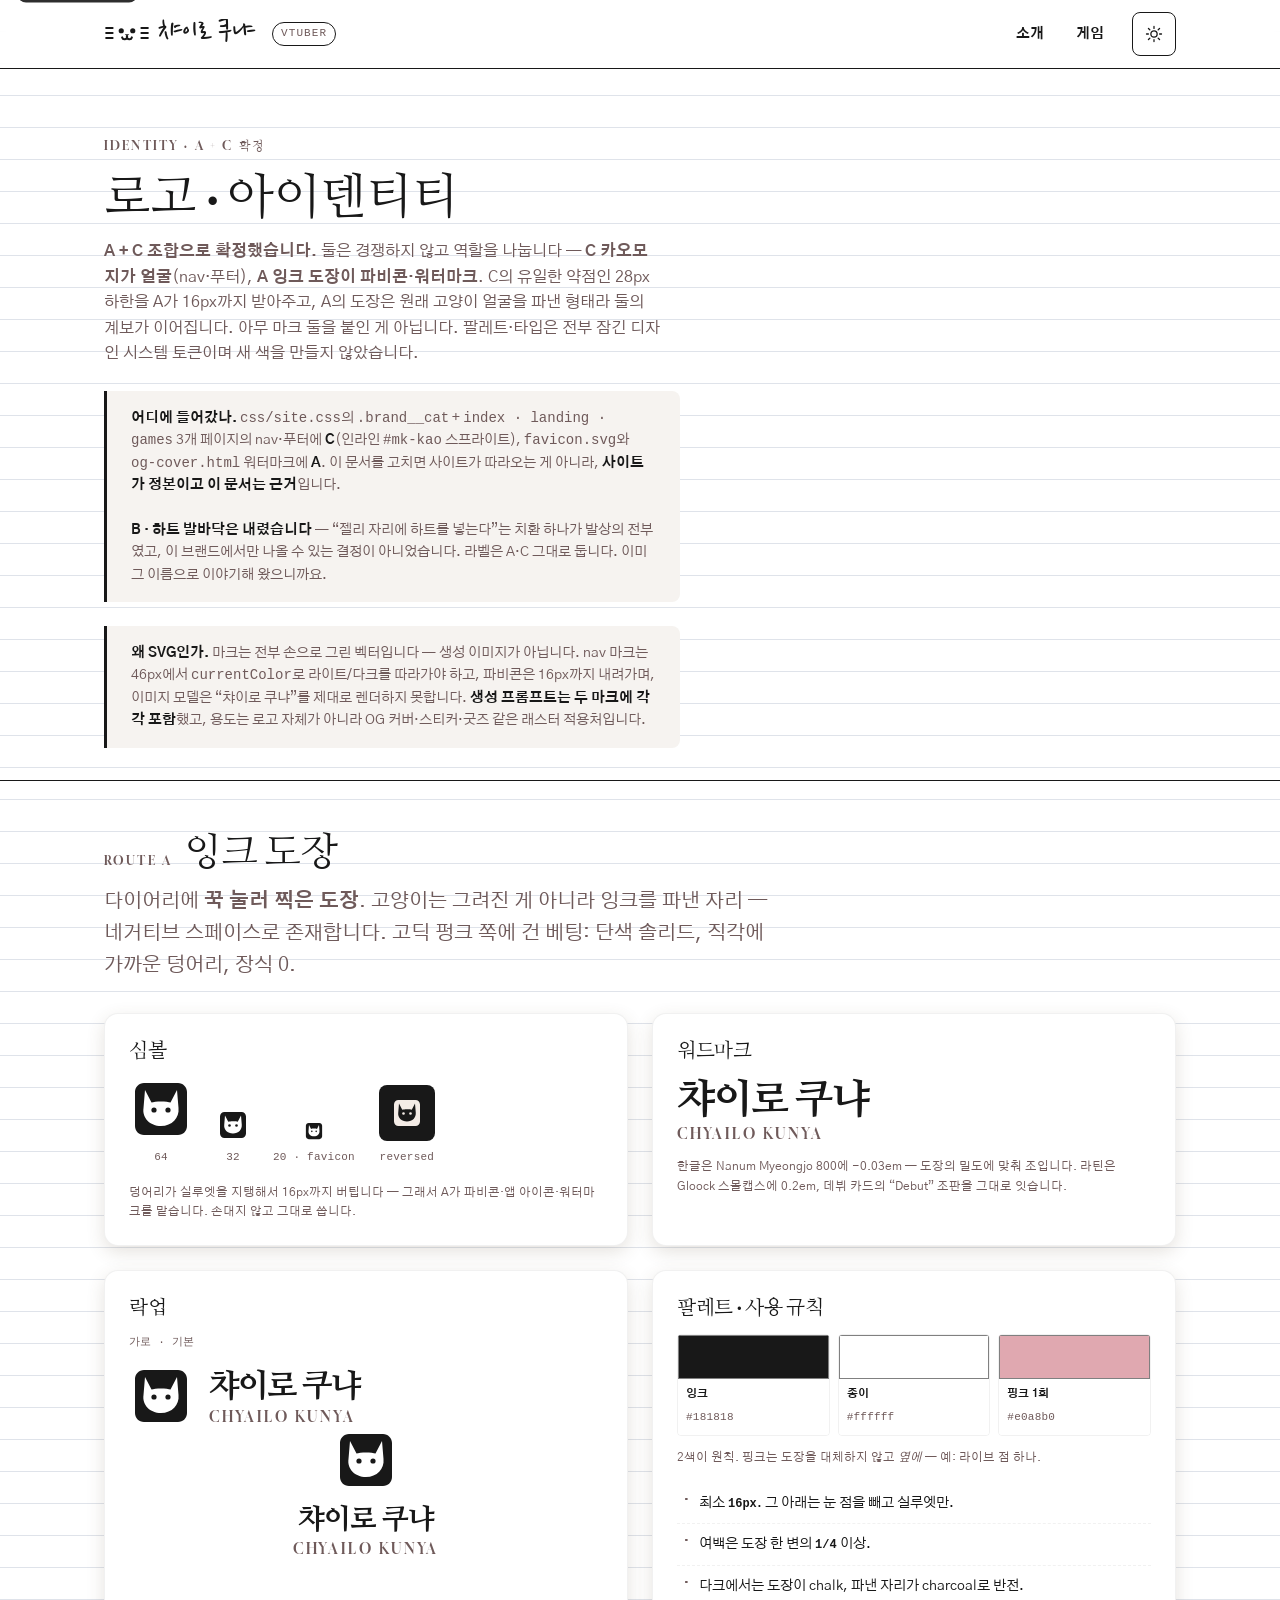
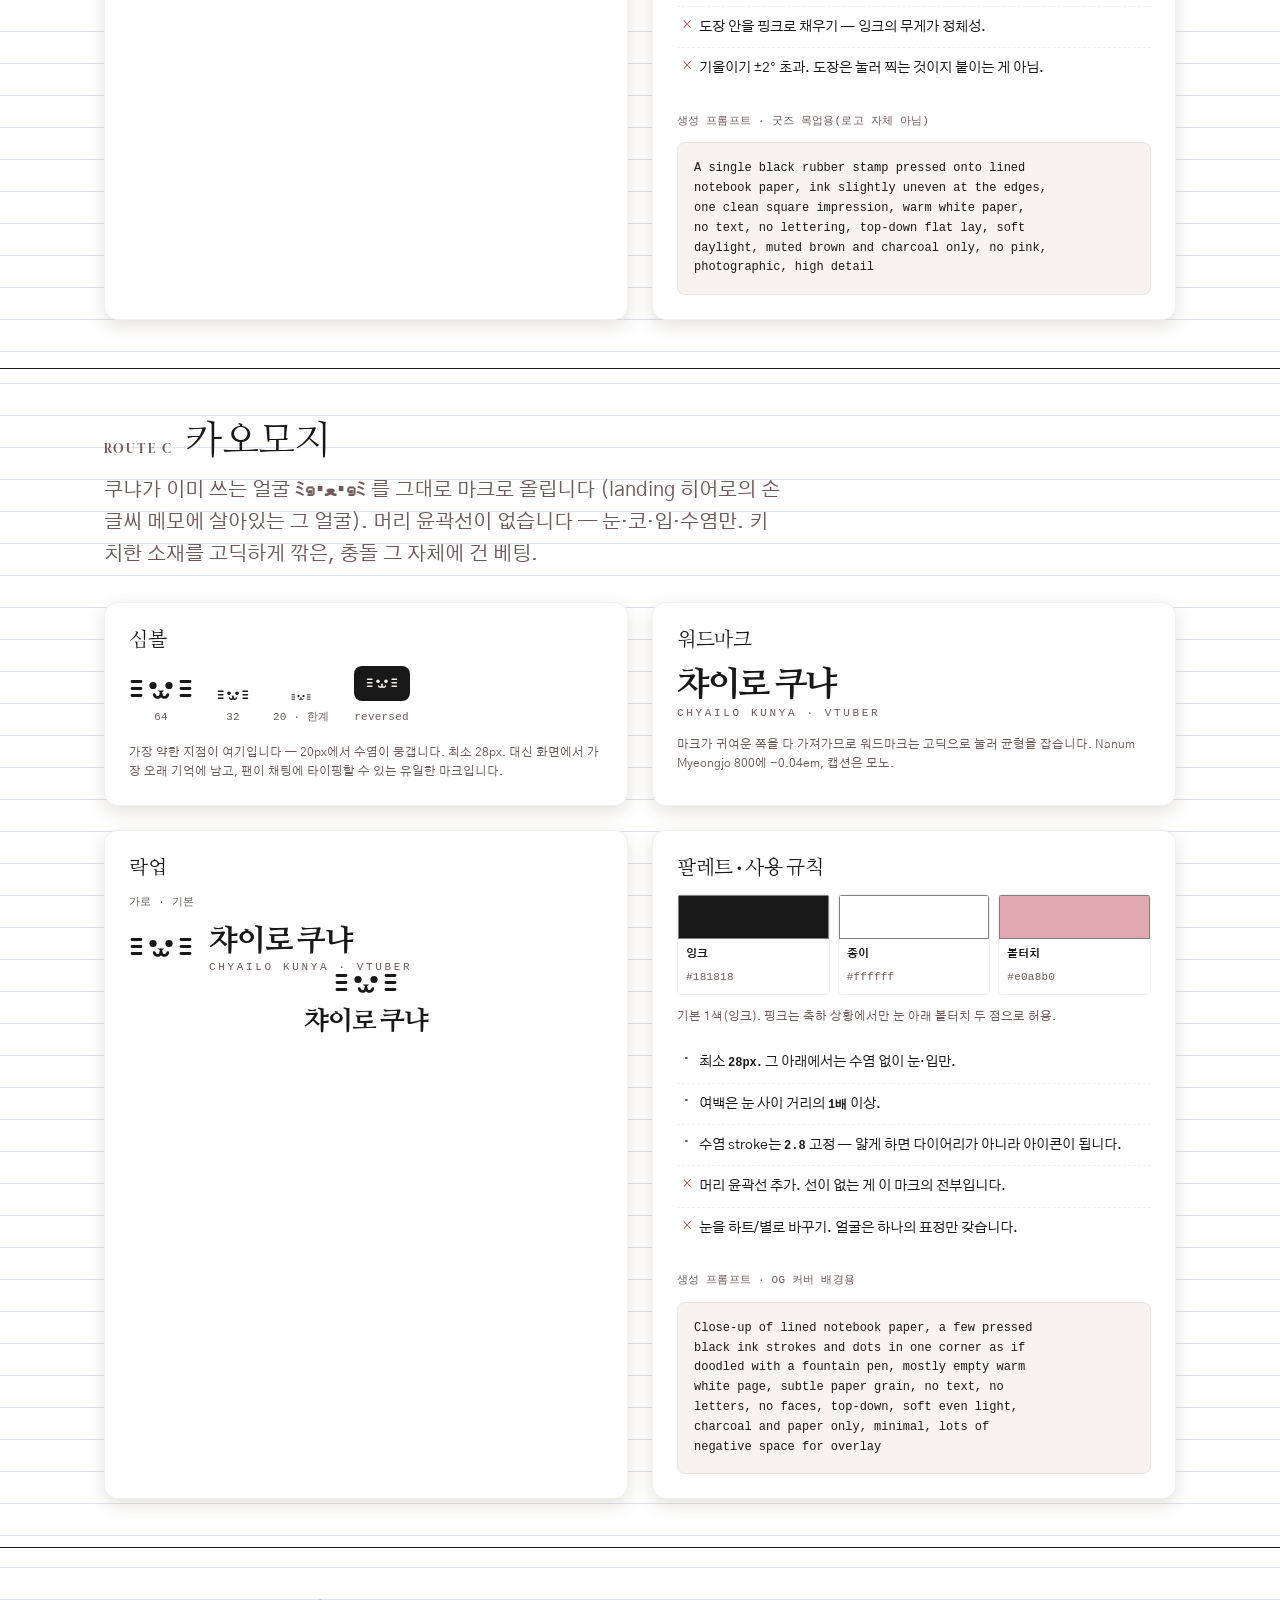
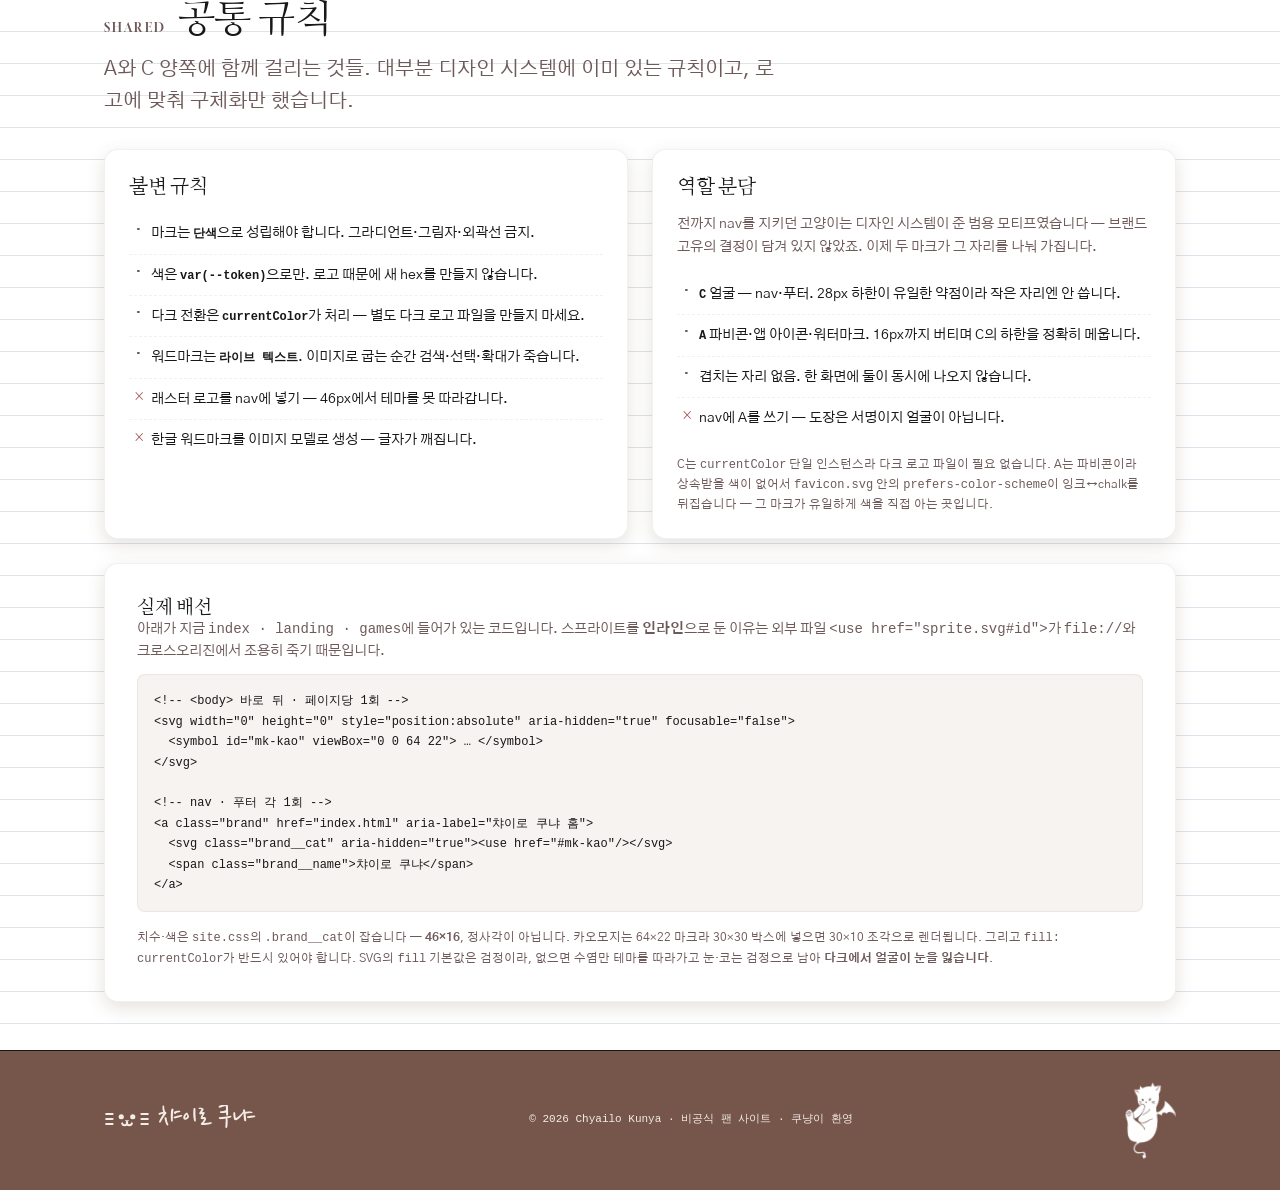
<file: logo-identity-directions.html>
<!doctype html>
<html lang="ko">
<head>
<meta charset="utf-8" />
<meta name="viewport" content="width=device-width, initial-scale=1" />
<title>챠이로 쿠냐 — 로고 · 아이덴티티 스펙 (A + C)</title>
<meta name="description" content="챠이로 쿠냐 로고 아이덴티티 확정 스펙 — C 카오모지가 얼굴, A 잉크 도장이 파비콘·워터마크. 심볼·워드마크·락업·팔레트·사용 규칙·실제 배선." />
<link rel="icon" href="favicon.svg" type="image/svg+xml" />
<meta name="theme-color" content="#ffffff" media="(prefers-color-scheme: light)" />
<meta name="theme-color" content="#15110f" media="(prefers-color-scheme: dark)" />
<meta name="robots" content="noindex" />

<link rel="preconnect" href="https://fonts.googleapis.com" />
<link rel="preconnect" href="https://fonts.gstatic.com" crossorigin />
<link rel="stylesheet" href="https://fonts.googleapis.com/css2?family=Gloock&family=Gothic+A1:wght@400;500;700;900&family=Nanum+Myeongjo:wght@400;700;800&family=Nanum+Pen+Script&family=Sacramento&display=swap" />
<link rel="stylesheet" href="css/site.css" />
<script>/* apply saved/system theme before first paint — no light-mode flash */try{var t=localStorage.getItem('ck-theme');if(t!=='light'&&t!=='dark')t=matchMedia('(prefers-color-scheme: dark)').matches?'dark':'light';document.documentElement.setAttribute('data-theme',t);}catch(e){}</script>
<style>
  /* ---- Spec page shell --------------------------------------------------- */
  .spec-head { padding: var(--space-8) 0 var(--space-6); }
  .spec-head h1 { font-size: var(--text-4xl); margin-top: var(--space-2); }
  .spec-head p { color: var(--fg-muted); max-width: 62ch; margin: var(--space-4) 0 0; }
  .note { margin-top: var(--space-5); padding: var(--space-4) var(--space-5);
    border-left: 3px solid var(--fg); background: var(--surface-2);
    border-radius: 0 var(--radius-sm) var(--radius-sm) 0; font-size: var(--text-sm);
    color: var(--fg-muted); max-width: 72ch; }
  .note b { color: var(--fg); }

  .route { padding: var(--space-7) 0; border-top: 1.5px solid var(--border-strong); }
  .route__head { display: flex; align-items: baseline; gap: var(--space-3); flex-wrap: wrap; }
  .route__head h2 { font-size: var(--text-3xl); }
  .route__idea { color: var(--fg-muted); max-width: 62ch; margin: var(--space-3) 0 var(--space-6);
    font-size: var(--text-lg); }
  .route__grid { display: grid; grid-template-columns: repeat(2, minmax(0,1fr)); gap: var(--space-5); }
  @media (max-width: 860px) { .route__grid { grid-template-columns: 1fr; } }

  .panel { padding: var(--space-5); }
  .panel h3 { font-size: var(--text-lg); margin-bottom: var(--space-4); }
  .panel__hint { font-size: var(--text-xs); color: var(--fg-muted); margin: var(--space-4) 0 0; }

  /* ---- Symbol specimens -------------------------------------------------- */
  .marks { display: flex; align-items: flex-end; gap: var(--space-5); flex-wrap: wrap; }
  /* fill must be declared: SVG's default fill is black, not currentColor. Without
     this the stroked parts follow the theme and the filled parts stay black —
     which reads as "the eyes vanish in dark mode". */
  .mark { color: var(--fg); fill: currentColor; flex: 0 0 auto; }
  .mark--64 { width: 64px; height: 64px; }
  .mark--32 { width: 32px; height: 32px; }
  .mark--20 { width: 20px; height: 20px; }
  /* mk-kao is a 64×22 mark, not a square one. In a square box it would sit in
     65% dead space and float off the flex-end baseline the row aligns on.
     Height is pinned to the real aspect so "32" means 32px of actual mark. */
  .mark--kao.mark--64 { height: 22px; }
  .mark--kao.mark--32 { height: 11px; }
  .mark--kao.mark--20 { height: 6.9px; }
  .mark-size { display: flex; flex-direction: column; align-items: center; gap: 8px; }
  /* 11px needs positive tracking or the counters collide — craft rule for ≤13px. */
  .mark-size small { font-family: var(--font-mono); font-size: var(--text-2xs);
    letter-spacing: 0.02em; color: var(--fg-muted); }
  /* Reversed-out test: every route must survive an ink field.
     The field is --brand-ink (#181818) and in dark it sits on .paper's --surface
     (#1f1a17) — 1.03:1. The mark inside stayed legible, so the panel looked fine
     while the thing being tested (the ink field itself) had no visible edge. A
     chalk hairline restores the boundary; it only appears in dark, where light
     mode already has 15:1 of separation and needs no help. */
  .mark-invert { background: var(--brand-ink); border-radius: var(--radius-sm);
    padding: var(--space-3); display: inline-flex; }
  [data-theme="dark"] .mark-invert { box-shadow: 0 0 0 1px var(--border-strong); }
  .mark-invert .mark { color: var(--fg-on-ink); }

  /* ---- Wordmarks --------------------------------------------------------- */
  .wm { line-height: 1; color: var(--fg); }
  .wm--seal-ko { font-family: var(--font-display); font-weight: 800; font-size: 40px; letter-spacing: -0.03em; }
  .wm--seal-la { font-family: var(--font-display); text-transform: uppercase;
    font-size: var(--text-sm); letter-spacing: 0.2em; color: var(--fg-muted); margin-top: 10px; }
  .wm--kao-ko { font-family: var(--font-display); font-weight: 800; font-size: 34px; letter-spacing: -0.04em; }
  .wm--kao-la { font-family: var(--font-mono); font-size: var(--text-2xs); letter-spacing: 0.24em;
    text-transform: uppercase; color: var(--fg-muted); margin-top: 8px; }

  /* ---- Lockups ----------------------------------------------------------- */
  .lockup { display: flex; align-items: center; gap: var(--space-4); }
  .lockup--stack { flex-direction: column; gap: var(--space-3); text-align: center; }
  .lockup + .lockup { margin-top: var(--space-6); padding-top: var(--space-5);
    border-top: 1px dashed var(--border); }
  .lockup__label { font-family: var(--font-mono); font-size: var(--text-2xs);
    letter-spacing: 0.02em; color: var(--fg-muted); margin-bottom: var(--space-3); }

  /* ---- Palette ----------------------------------------------------------- */
  .pal { display: flex; gap: var(--space-2); flex-wrap: wrap; }
  .pal__chip { flex: 1 1 88px; border-radius: var(--radius-xs); overflow: hidden;
    border: 1px solid var(--border); }
  /* A swatch has one job — show its colour — and two of them were showing
     nothing. The paper swatch (#ffffff) sits on --surface, also #ffffff in
     light: 1.00:1. Mirrored, the ink swatch (#181818) sits on dark's --surface
     (#1f1a17): 1.03:1. The --border hairline (ink at 6%) reaches 1.14:1 and
     rescues neither.
     The ring must NOT follow the theme — an --fg-based ring goes light in dark
     mode and abandons the ink swatch there, which is exactly the trap the first
     attempt fell into. Mixing two theme-independent brand tokens yields a fixed
     mid-grey that clears 3:1 against BOTH extremes at once (3.95:1 on paper,
     4.50:1 on ink) and invents no new colour. */
  .pal__swatch { height: 44px;
    box-shadow: inset 0 0 0 1px color-mix(in srgb, var(--brand-ink) 55%, var(--brand-paper)); }
  .pal__meta { padding: 6px 8px; background: var(--surface); }
  .pal__meta b { display: block; font-size: var(--text-2xs); }
  .pal__meta code { font-family: var(--font-mono); font-size: var(--text-2xs);
    letter-spacing: 0.02em; color: var(--fg-muted); }
  .pal__note { font-size: var(--text-xs); color: var(--fg-muted); margin: var(--space-3) 0 0; }

  /* ---- Rules ------------------------------------------------------------- */
  .rules { margin: 0; padding: 0; list-style: none; }
  .rules li { font-size: var(--text-sm); padding: 9px 0 9px 22px; position: relative;
    border-bottom: 1px dashed var(--border); }
  .rules li:last-child { border-bottom: 0; }
  .rules li::before { content: "·"; position: absolute; left: 6px; top: 7px;
    font-size: 20px; line-height: 1; color: var(--fg-muted); }
  .rules li.no::before { content: "✕"; font-size: 11px; top: 12px; color: var(--danger); }
  .rules b { font-family: var(--font-mono); font-size: var(--text-xs); }

  /* ---- Prompt blocks ----------------------------------------------------- */
  .prompt { margin: var(--space-3) 0 0; padding: var(--space-4); background: var(--surface-2);
    border: 1px solid var(--border); border-radius: var(--radius-sm);
    font-family: var(--font-mono); font-size: var(--text-xs); line-height: 1.65;
    white-space: pre-wrap; overflow-wrap: anywhere; color: var(--fg); }
  .prompt-label { font-family: var(--font-mono); font-size: var(--text-2xs);
    letter-spacing: 0.02em; color: var(--fg-muted); margin-top: var(--space-5); }

  /* ---- Snippet ----------------------------------------------------------- */
  .snippet { padding: var(--space-6); }
  .snippet pre { margin: var(--space-3) 0 0; padding: var(--space-4); overflow-x: auto;
    background: var(--surface-2); border: 1px solid var(--border); border-radius: var(--radius-sm);
    font-family: var(--font-mono); font-size: var(--text-xs); line-height: 1.7; }
  /* A horizontally scrollable region must be reachable by keyboard (WCAG 2.1.1),
     so the pre takes focus — which means it also needs a visible focus ring. */
  .snippet pre:focus-visible { outline: 2px solid var(--accent); outline-offset: 2px; }
</style>
</head>
<body>

<!-- Symbol definitions — every mark is one path family, no raster, no gradients.
     currentColor throughout so a single instance serves light, dark, and reversed. -->
<svg width="0" height="0" style="position:absolute" aria-hidden="true" focusable="false">
  <!-- Route A · 잉크 도장. Seal filled, cat knocked out with evenodd, eyes drawn back on top. -->
  <symbol id="mk-seal" viewBox="0 0 64 64">
    <path fill-rule="evenodd" d="M6 15C6 10 10 6 15 6h34c5 0 9 4 9 9v34c0 5-4 9-9 9H15c-5 0-9-4-9-9z
      M16 13l6.5 12.5c3-1.5 16-1.5 19 0L48 13l1.5 18c1 10-6.5 18-17.5 18s-19-8-17.5-18z"/>
    <circle cx="25" cy="33" r="2.6"/>
    <circle cx="39" cy="33" r="2.6"/>
  </symbol>

  <!-- Route C · 카오모지. The streamer's own ﾐ๑•ﻌ•๑ﾐ, redrawn as geometry — no head outline. -->
  <symbol id="mk-kao" viewBox="0 0 64 22">
    <circle cx="24" cy="6.5" r="3.6"/>
    <circle cx="40" cy="6.5" r="3.6"/>
    <path d="M32 14.3l-3.2-2.8h6.4z"/>
    <g fill="none" stroke="currentColor" stroke-width="2.8" stroke-linecap="round">
      <path d="M32 14.3v1.8"/>
      <path d="M32 16.1c-1.7 3.2-5.8 3.2-6.8-.4"/>
      <path d="M32 16.1c1.7 3.2 5.8 3.2 6.8-.4"/>
      <path d="M3 2.5h9M3 9.5h9M3 16.5h9"/>
      <path d="M52 2.5h9M52 9.5h9M52 16.5h9"/>
    </g>
  </symbol>
</svg>

<div class="page">
  <a class="skip-link" href="#main">본문 바로가기</a>

  <header class="nav" data-od-id="site-nav">
    <div class="nav__inner">
      <a class="brand" href="index.html" aria-label="챠이로 쿠냐 홈">
        <svg class="brand__cat" aria-hidden="true"><use href="#mk-kao"/></svg>
        <span class="brand__name">챠이로 쿠냐</span>
      </a>
      <span class="brand__tag">VTUBER</span>
      <span class="nav__spacer"></span>
      <nav class="nav__links" aria-label="주 메뉴">
        <a class="nav__link" href="landing.html">소개</a>
        <a class="nav__link" href="games.html">게임</a>
      </nav>
      <button class="theme-toggle" type="button" data-od-id="theme-toggle" data-theme-toggle aria-pressed="false" aria-label="다크 모드">
        <svg class="icon-sun" viewBox="0 0 24 24" fill="none" stroke="currentColor" stroke-width="1.7" stroke-linecap="round" aria-hidden="true"><circle cx="12" cy="12" r="4.2"/><path d="M12 2v2.5M12 19.5V22M2 12h2.5M19.5 12H22M4.6 4.6l1.8 1.8M17.6 17.6l1.8 1.8M19.4 4.6l-1.8 1.8M6.4 17.6l-1.8 1.8"/></svg>
        <svg class="icon-moon" viewBox="0 0 24 24" fill="currentColor" aria-hidden="true"><path d="M20 14.5A8 8 0 0 1 9.5 4a7 7 0 1 0 10.5 10.5z"/></svg>
      </button>
    </div>
  </header>

  <main id="main" data-od-id="identity-directions">
    <section class="spec-head" data-od-id="identity-intro">
      <div class="wrap">
        <span class="eyebrow">Identity · A + C 확정</span>
        <h1 data-od-id="identity-title">로고 · 아이덴티티</h1>
        <p><b>A + C 조합으로 확정했습니다.</b> 둘은 경쟁하지 않고 역할을 나눕니다 —
          <b>C 카오모지가 얼굴</b>(nav·푸터), <b>A 잉크 도장이 파비콘·워터마크</b>.
          C의 유일한 약점인 28px 하한을 A가 16px까지 받아주고, A의 도장은 원래 고양이 얼굴을
          파낸 형태라 둘의 계보가 이어집니다. 아무 마크 둘을 붙인 게 아닙니다.
          팔레트·타입은 전부 잠긴 디자인 시스템 토큰이며 새 색을 만들지 않았습니다.</p>
        <div class="note" data-od-id="identity-applied">
          <b>어디에 들어갔나.</b> <code>css/site.css</code>의 <code>.brand__cat</code> +
          <code>index · landing · games</code> 3개 페이지의 nav·푸터에 <b>C</b>(인라인
          <code>#mk-kao</code> 스프라이트), <code>favicon.svg</code>와
          <code>og-cover.html</code> 워터마크에 <b>A</b>. 이 문서를 고치면 사이트가 따라오는 게
          아니라, <b>사이트가 정본이고 이 문서는 근거</b>입니다.
          <br><br>
          <b>B · 하트 발바닥은 내렸습니다</b> — “젤리 자리에 하트를 넣는다”는 치환 하나가 발상의
          전부였고, 이 브랜드에서만 나올 수 있는 결정이 아니었습니다. 라벨은 A·C 그대로 둡니다.
          이미 그 이름으로 이야기해 왔으니까요.
        </div>
        <div class="note" data-od-id="identity-medium-note">
          <b>왜 SVG인가.</b> 마크는 전부 손으로 그린 벡터입니다 — 생성 이미지가 아닙니다.
          nav 마크는 46px에서 <code>currentColor</code>로 라이트/다크를 따라가야 하고, 파비콘은 16px까지
          내려가며, 이미지 모델은 “챠이로 쿠냐”를 제대로 렌더하지 못합니다. <b>생성 프롬프트는 두 마크에
          각각 포함</b>했고, 용도는 로고 자체가 아니라 OG 커버·스티커·굿즈 같은 래스터 적용처입니다.
        </div>
      </div>
    </section>

    <!-- ══════════ ROUTE A ══════════ -->
    <section class="route" data-od-id="route-seal">
      <div class="wrap">
        <div class="route__head">
          <span class="eyebrow">Route A</span>
          <h2 data-od-id="route-seal-title">잉크 도장</h2>
        </div>
        <p class="route__idea">다이어리에 <strong>꾹 눌러 찍은 도장</strong>. 고양이는 그려진 게 아니라
          잉크를 파낸 자리 — 네거티브 스페이스로 존재합니다. 고딕 펑크 쪽에 건 베팅: 단색 솔리드,
          직각에 가까운 덩어리, 장식 0.</p>

        <div class="route__grid">
          <div class="paper panel" data-od-id="route-seal-symbol">
            <h3>심볼</h3>
            <div class="marks">
              <div class="mark-size"><svg class="mark mark--64" role="img" aria-label="잉크 도장 심볼 — 64픽셀"><use href="#mk-seal"/></svg><small>64</small></div>
              <div class="mark-size"><svg class="mark mark--32" aria-hidden="true"><use href="#mk-seal"/></svg><small>32</small></div>
              <div class="mark-size"><svg class="mark mark--20" aria-hidden="true"><use href="#mk-seal"/></svg><small>20 · favicon</small></div>
              <div class="mark-size">
                <span class="mark-invert"><svg class="mark mark--32" aria-hidden="true"><use href="#mk-seal"/></svg></span>
                <small>reversed</small>
              </div>
            </div>
            <p class="panel__hint">덩어리가 실루엣을 지탱해서 16px까지 버팁니다 — 그래서 A가
              파비콘·앱 아이콘·워터마크를 맡습니다. 손대지 않고 그대로 씁니다.</p>
          </div>

          <div class="paper panel" data-od-id="route-seal-wordmark">
            <h3>워드마크</h3>
            <div class="wm wm--seal-ko">챠이로 쿠냐</div>
            <div class="wm wm--seal-la">Chyailo Kunya</div>
            <p class="panel__hint">한글은 Nanum Myeongjo 800에 −0.03em — 도장의 밀도에 맞춰 조입니다.
              라틴은 Gloock 스몰캡스에 0.2em, 데뷔 카드의 “Debut” 조판을 그대로 잇습니다.</p>
          </div>

          <div class="paper panel" data-od-id="route-seal-lockup">
            <h3>락업</h3>
            <div>
              <div class="lockup__label">가로 · 기본</div>
              <div class="lockup">
                <svg class="mark mark--64" aria-hidden="true"><use href="#mk-seal"/></svg>
                <div>
                  <div class="wm wm--seal-ko" style="font-size:32px">챠이로 쿠냐</div>
                  <div class="wm wm--seal-la">Chyailo Kunya</div>
                </div>
              </div>
            </div>
            <div class="lockup lockup--stack">
              <svg class="mark mark--64" aria-hidden="true"><use href="#mk-seal"/></svg>
              <div>
                <div class="wm wm--seal-ko" style="font-size:28px">챠이로 쿠냐</div>
                <div class="wm wm--seal-la">Chyailo Kunya</div>
              </div>
            </div>
          </div>

          <div class="paper panel" data-od-id="route-seal-palette">
            <h3>팔레트 · 사용 규칙</h3>
            <div class="pal">
              <div class="pal__chip"><div class="pal__swatch" style="background:var(--brand-ink)"></div><div class="pal__meta"><b>잉크</b><code>#181818</code></div></div>
              <div class="pal__chip"><div class="pal__swatch" style="background:var(--brand-paper)"></div><div class="pal__meta"><b>종이</b><code>#ffffff</code></div></div>
              <div class="pal__chip"><div class="pal__swatch" style="background:var(--brand-pink)"></div><div class="pal__meta"><b>핑크 1회</b><code>#e0a8b0</code></div></div>
            </div>
            <p class="pal__note">2색이 원칙. 핑크는 도장을 대체하지 않고 <em>옆에</em> — 예: 라이브 점 하나.</p>
            <ul class="rules" style="margin-top:var(--space-4)">
              <li>최소 <b>16px</b>. 그 아래는 눈 점을 빼고 실루엣만.</li>
              <li>여백은 도장 한 변의 <b>1/4</b> 이상.</li>
              <li>다크에서는 도장이 chalk, 파낸 자리가 charcoal로 반전.</li>
              <li class="no">도장 안을 핑크로 채우기 — 잉크의 무게가 정체성.</li>
              <li class="no">기울이기 ±2° 초과. 도장은 눌러 찍는 것이지 붙이는 게 아님.</li>
            </ul>
            <div class="prompt-label">생성 프롬프트 · 굿즈 목업용(로고 자체 아님)</div>
            <pre class="prompt">A single black rubber stamp pressed onto lined
notebook paper, ink slightly uneven at the edges,
one clean square impression, warm white paper,
no text, no lettering, top-down flat lay, soft
daylight, muted brown and charcoal only, no pink,
photographic, high detail</pre>
          </div>
        </div>
      </div>
    </section>

    <!-- ══════════ ROUTE C ══════════ -->
    <section class="route" data-od-id="route-kaomoji">
      <div class="wrap">
        <div class="route__head">
          <span class="eyebrow">Route C</span>
          <h2 data-od-id="route-kaomoji-title">카오모지</h2>
        </div>
        <p class="route__idea">쿠냐가 이미 쓰는 얼굴
          <strong role="img" aria-label="쿠냐의 고양이 얼굴 카오모지">ﾐ๑•ﻌ•๑ﾐ</strong> 를 그대로 마크로
          올립니다 (landing 히어로의 손글씨 메모에 살아있는 그 얼굴). 머리 윤곽선이 없습니다 —
          눈·코·입·수염만. 키치한 소재를 고딕하게 깎은, 충돌 그 자체에 건 베팅.</p>

        <div class="route__grid">
          <div class="paper panel" data-od-id="route-kaomoji-symbol">
            <h3>심볼</h3>
            <div class="marks">
              <div class="mark-size"><svg class="mark mark--kao mark--64" role="img" aria-label="카오모지 심볼 — 64픽셀"><use href="#mk-kao"/></svg><small>64</small></div>
              <div class="mark-size"><svg class="mark mark--kao mark--32" aria-hidden="true"><use href="#mk-kao"/></svg><small>32</small></div>
              <div class="mark-size"><svg class="mark mark--kao mark--20" aria-hidden="true"><use href="#mk-kao"/></svg><small>20 · 한계</small></div>
              <div class="mark-size">
                <span class="mark-invert"><svg class="mark mark--kao mark--32" aria-hidden="true"><use href="#mk-kao"/></svg></span>
                <small>reversed</small>
              </div>
            </div>
            <p class="panel__hint">가장 약한 지점이 여기입니다 — 20px에서 수염이 뭉갭니다. 최소 28px.
              대신 화면에서 가장 오래 기억에 남고, 팬이 채팅에 타이핑할 수 있는 유일한 마크입니다.</p>
          </div>

          <div class="paper panel" data-od-id="route-kaomoji-wordmark">
            <h3>워드마크</h3>
            <div class="wm wm--kao-ko">챠이로 쿠냐</div>
            <div class="wm wm--kao-la">Chyailo Kunya · VTuber</div>
            <p class="panel__hint">마크가 귀여운 쪽을 다 가져가므로 워드마크는 고딕으로 눌러 균형을
              잡습니다. Nanum Myeongjo 800에 −0.04em, 캡션은 모노.</p>
          </div>

          <div class="paper panel" data-od-id="route-kaomoji-lockup">
            <h3>락업</h3>
            <div>
              <div class="lockup__label">가로 · 기본</div>
              <div class="lockup">
                <svg class="mark mark--kao mark--64" aria-hidden="true"><use href="#mk-kao"/></svg>
                <div>
                  <div class="wm wm--kao-ko" style="font-size:30px">챠이로 쿠냐</div>
                  <div class="wm wm--kao-la">Chyailo Kunya · VTuber</div>
                </div>
              </div>
            </div>
            <div class="lockup lockup--stack">
              <svg class="mark mark--kao mark--64" aria-hidden="true"><use href="#mk-kao"/></svg>
              <div class="wm wm--kao-ko" style="font-size:26px">챠이로 쿠냐</div>
            </div>
          </div>

          <div class="paper panel" data-od-id="route-kaomoji-palette">
            <h3>팔레트 · 사용 규칙</h3>
            <div class="pal">
              <div class="pal__chip"><div class="pal__swatch" style="background:var(--brand-ink)"></div><div class="pal__meta"><b>잉크</b><code>#181818</code></div></div>
              <div class="pal__chip"><div class="pal__swatch" style="background:var(--brand-paper)"></div><div class="pal__meta"><b>종이</b><code>#ffffff</code></div></div>
              <div class="pal__chip"><div class="pal__swatch" style="background:var(--brand-pink)"></div><div class="pal__meta"><b>볼터치</b><code>#e0a8b0</code></div></div>
            </div>
            <p class="pal__note">기본 1색(잉크). 핑크는 축하 상황에서만 눈 아래 볼터치 두 점으로 허용.</p>
            <ul class="rules" style="margin-top:var(--space-4)">
              <li>최소 <b>28px</b>. 그 아래에서는 수염 없이 눈·입만.</li>
              <li>여백은 눈 사이 거리의 <b>1배</b> 이상.</li>
              <li>수염 stroke는 <b>2.8</b> 고정 — 얇게 하면 다이어리가 아니라 아이콘이 됩니다.</li>
              <li class="no">머리 윤곽선 추가. 선이 없는 게 이 마크의 전부입니다.</li>
              <li class="no">눈을 하트/별로 바꾸기. 얼굴은 하나의 표정만 갖습니다.</li>
            </ul>
            <div class="prompt-label">생성 프롬프트 · OG 커버 배경용</div>
            <pre class="prompt">Close-up of lined notebook paper, a few pressed
black ink strokes and dots in one corner as if
doodled with a fountain pen, mostly empty warm
white page, subtle paper grain, no text, no
letters, no faces, top-down, soft even light,
charcoal and paper only, minimal, lots of
negative space for overlay</pre>
          </div>
        </div>
      </div>
    </section>

    <!-- ══════════ SHARED ══════════ -->
    <section class="route" data-od-id="identity-shared">
      <div class="wrap">
        <div class="route__head">
          <span class="eyebrow">Shared</span>
          <h2 data-od-id="identity-shared-title">공통 규칙</h2>
        </div>
        <p class="route__idea">A와 C 양쪽에 함께 걸리는 것들. 대부분 디자인 시스템에 이미
          있는 규칙이고, 로고에 맞춰 구체화만 했습니다.</p>

        <div class="route__grid">
          <div class="paper panel" data-od-id="shared-invariants">
            <h3>불변 규칙</h3>
            <ul class="rules">
              <li>마크는 <b>단색</b>으로 성립해야 합니다. 그라디언트·그림자·외곽선 금지.</li>
              <li>색은 <b>var(--token)</b>으로만. 로고 때문에 새 hex를 만들지 않습니다.</li>
              <li>다크 전환은 <b>currentColor</b>가 처리 — 별도 다크 로고 파일을 만들지 마세요.</li>
              <li>워드마크는 <b>라이브 텍스트</b>. 이미지로 굽는 순간 검색·선택·확대가 죽습니다.</li>
              <li class="no">래스터 로고를 nav에 넣기 — 46px에서 테마를 못 따라갑니다.</li>
              <li class="no">한글 워드마크를 이미지 모델로 생성 — 글자가 깨집니다.</li>
            </ul>
          </div>

          <div class="paper panel" data-od-id="shared-roles">
            <h3>역할 분담</h3>
            <p style="font-size:var(--text-sm);color:var(--fg-muted);margin:0 0 var(--space-4)">
              전까지 nav를 지키던 고양이는 디자인 시스템이 준 범용 모티프였습니다 — 브랜드 고유의
              결정이 담겨 있지 않았죠. 이제 두 마크가 그 자리를 나눠 가집니다.</p>
            <ul class="rules">
              <li><b>C</b> 얼굴 — nav·푸터. 28px 하한이 유일한 약점이라 작은 자리엔 안 씁니다.</li>
              <li><b>A</b> 파비콘·앱 아이콘·워터마크. 16px까지 버티며 C의 하한을 정확히 메웁니다.</li>
              <li>겹치는 자리 없음. 한 화면에 둘이 동시에 나오지 않습니다.</li>
              <li class="no">nav에 A를 쓰기 — 도장은 서명이지 얼굴이 아닙니다.</li>
            </ul>
            <p class="panel__hint">C는 <code>currentColor</code> 단일 인스턴스라 다크 로고 파일이
              필요 없습니다. A는 파비콘이라 상속받을 색이 없어서 <code>favicon.svg</code> 안의
              <code>prefers-color-scheme</code>이 잉크↔chalk를 뒤집습니다 — 그 마크가 유일하게
              색을 직접 아는 곳입니다.</p>
          </div>
        </div>

        <div class="paper snippet" style="margin-top:var(--space-5)" data-od-id="identity-snippet">
          <h3>실제 배선</h3>
          <p style="font-size:var(--text-sm);color:var(--fg-muted);margin:0">
            아래가 지금 <code>index · landing · games</code>에 들어가 있는 코드입니다. 스프라이트를
            <b>인라인</b>으로 둔 이유는 외부 파일 <code>&lt;use href="sprite.svg#id"&gt;</code>가
            <code>file://</code>와 크로스오리진에서 조용히 죽기 때문입니다.</p>
          <pre tabindex="0" role="region" aria-label="nav 배선 코드">&lt;!-- &lt;body&gt; 바로 뒤 · 페이지당 1회 --&gt;
&lt;svg width="0" height="0" style="position:absolute" aria-hidden="true" focusable="false"&gt;
  &lt;symbol id="mk-kao" viewBox="0 0 64 22"&gt; … &lt;/symbol&gt;
&lt;/svg&gt;

&lt;!-- nav · 푸터 각 1회 --&gt;
&lt;a class="brand" href="index.html" aria-label="챠이로 쿠냐 홈"&gt;
  &lt;svg class="brand__cat" aria-hidden="true"&gt;&lt;use href="#mk-kao"/&gt;&lt;/svg&gt;
  &lt;span class="brand__name"&gt;챠이로 쿠냐&lt;/span&gt;
&lt;/a&gt;</pre>
          <p class="panel__hint">치수·색은 <code>site.css</code>의 <code>.brand__cat</code>이
            잡습니다 — <b>46×16</b>, 정사각이 아닙니다. 카오모지는 64×22 마크라 30×30 박스에 넣으면
            30×10 조각으로 렌더됩니다. 그리고 <code>fill: currentColor</code>가 반드시 있어야
            합니다. SVG의 <code>fill</code> 기본값은 검정이라, 없으면 수염만 테마를 따라가고
            눈·코는 검정으로 남아 <b>다크에서 얼굴이 눈을 잃습니다</b>.</p>
        </div>
      </div>
    </section>
  </main>

  <footer class="foot" data-od-id="site-footer">
    <div class="foot__inner">
      <div class="brand">
        <svg class="brand__cat" aria-hidden="true"><use href="#mk-kao"/></svg>
        <span class="brand__name">챠이로 쿠냐</span>
      </div>
      <small>© <span data-year>2026</span> Chyailo Kunya · 비공식 팬 사이트 · 쿠냥이 환영</small>
      <img class="foot__mascot" src="assets/kunyang-mascot.png" width="206" height="308"
           alt="" aria-hidden="true" loading="lazy" decoding="async" />
    </div>
  </footer>
</div>

<script src="js/site.js"></script>
</body>
</html>
</file>
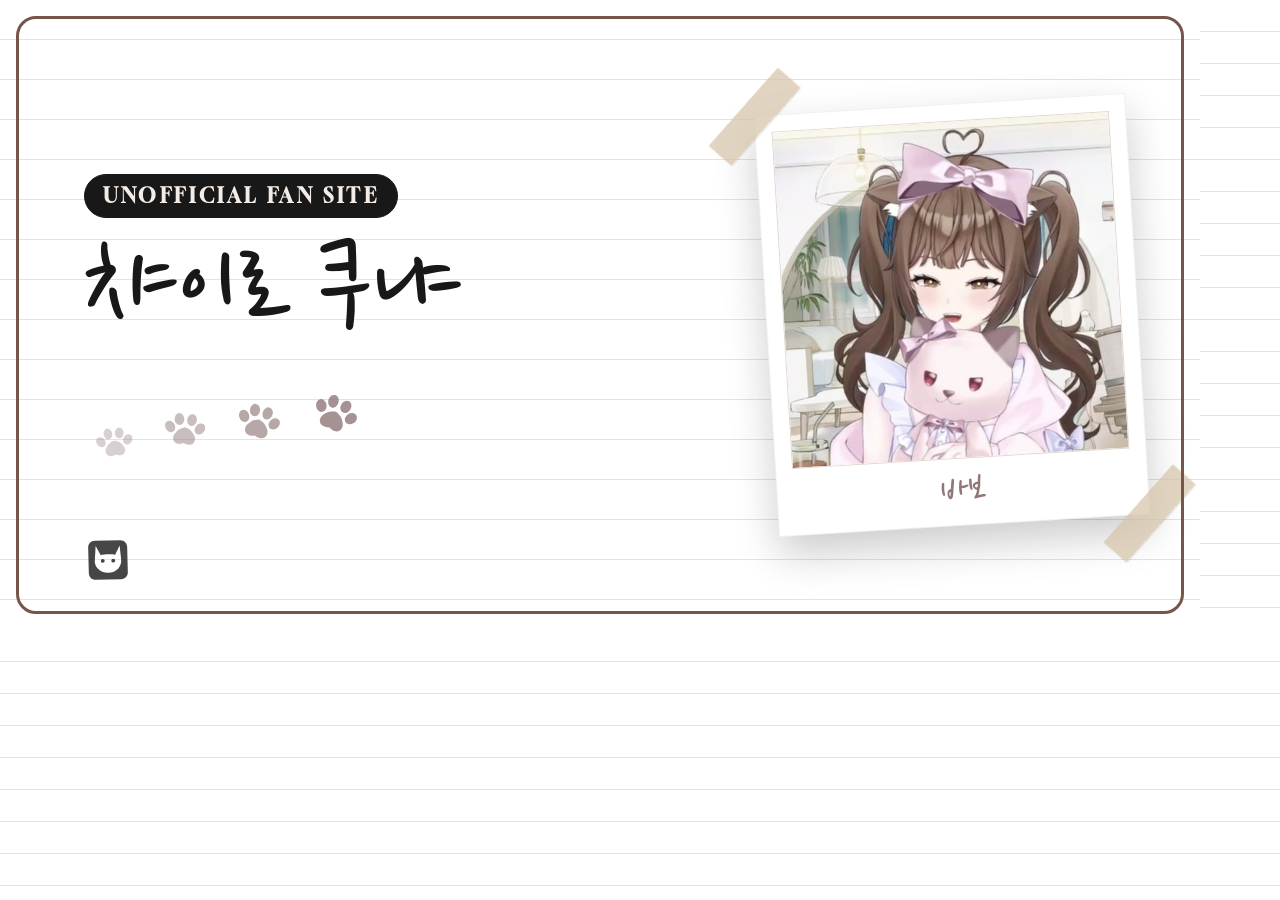
<file: og-cover.html>
<!doctype html>
<html lang="ko" data-theme="light">
<head>
<meta charset="utf-8" />
<title>OG 커버 — 챠이로 쿠냐</title>
<!-- Render target only: not linked from the site. 이 페이지를 캡처한 것이
     assets/og-cover.jpg 이고, 세 페이지의 소셜 카드 메타가 그 파일을 가리킨다.

     교체 절차: 이 저장소엔 HTML→이미지 경로가 없어서 브라우저 캡처가 유일한
     수단이다. 캡처엔 DPR 배율이 곱해지고 뷰포트 여백이 딸려오므로 그대로 쓰면
     카드가 한쪽으로 치우친다. 잘라낼 상자는 원점 (0,0) 에서 1200×630 × DPR —
     DPR 2 면 (0,0)-(2400,1260) 이다. 맞게 잘랐는지는 아래 프레임으로 검증한다:
     inset 16px 이므로 잘라낸 이미지 안에서 갈색 테두리가 사방 16×DPR px 로
     대칭이어야 한다(DPR 2 면 32). 카드 밖 body 는 줄 간격이 달라서(32px 대 40px)
     눈으로도 구분된다. inset 이나 캔버스 크기를 바꾸면 이 값도 같이 바뀐다.

     테마를 라이트로 못박는 이유: 이 파일엔 테마 스크립트가 없어서 속성을 비워
     둬도 라이트로 떨어지지만, 그건 site.css 가 다크를 속성 선택자 하나로만 걸고
     시스템 설정은 보지 않는 지금 구조에 기댄 우연이다. 커버는 항상 라이트여야
     하므로 우연이 아니라 계약으로 박아 둔다. -->
<meta name="robots" content="noindex" />
<link rel="preconnect" href="https://fonts.googleapis.com" />
<link rel="preconnect" href="https://fonts.gstatic.com" crossorigin />
<link rel="stylesheet" href="https://fonts.googleapis.com/css2?family=Gloock&family=Gothic+A1:wght@400;500;700&family=Nanum+Myeongjo:wght@400;700&family=Nanum+Pen+Script&family=Sacramento&display=swap" />
<link rel="stylesheet" href="css/site.css" />
<style>
  html, body { margin: 0; }
  .og {
    width: 1200px; height: 630px; overflow: hidden; position: relative;
    background: repeating-linear-gradient(var(--bg) 0 39px, var(--bg-rule) 39px 40px);
    font-family: var(--font-body); color: var(--fg);
  }
  .og__frame { position: absolute; inset: 16px; border: 3px solid var(--brand-brown);
    border-radius: 20px; pointer-events: none; z-index: 4; }

  /* 좌측 스택 — 칩 → 워드마크 → 발바닥이 캔버스 세로 중심(315) 언저리에 오도록
     top 을 직접 잡는다. 정확한 값을 계산으로 못 박지 않는 이유: 칩 높이와 스크립트
     한글의 실제 잉크 높이는 폰트 메트릭이 정하는 값이라 이 파일만 보고 다시 계산할
     수 없다. 셋 중 하나라도 크기를 바꾸면 눈으로 다시 맞춰야 한다. */
  .og__text { position: absolute; left: 84px; top: 174px; z-index: 2; }
  /* 칩 기본값(12px)은 본문 옆에 붙는 크기라 이 캔버스에선 안 보인다. 20px 로
     키우되 대문자 트래킹은 .t-caps 가 주는 0.18em 을 그대로 쓴다. */
  .og__chip { font-size: 20px; padding: 7px 18px; }
  /* Face + tracking come from .t-script. 한글은 --font-script 스택의 두 번째
     페이스(Nanum Pen Script)로 떨어진다 — Sacramento 엔 한글 글리프가 없다.
     118px 는 폴라로이드에 플로리시 자리를 내주고 남은 크기다: 이 화면의 주인공은
     사진이고 워드마크는 신원이라, 둘이 같은 목소리로 말하면 안 된다. */
  .og__h1 { font-size: 118px; line-height: 1; margin: 24px 0 0; color: var(--fg); }

  /* 발바닥 트레일 — 워드마크 아래에서 사진 쪽으로 걸어간 자국.
     홈과 같은 규약이다(회전이 진행 방향을 따라가고, 앞선 자국일수록 흐리다).
     22px 대신 42px 인 이유는 이 캔버스가 뷰포트가 아니라 1200px 고정이라서다 —
     타임라인에서 절반으로 줄면 21px, 홈에서 보던 그 크기가 된다.
     가로 실측은 4×42 + 3×30 = 258 이라 x 92..350 이고, 사진 왼쪽 끝(766)과는
     한참 떨어져 있다. 트레일은 사진에 닿는 게 아니라 지나간 것이다.

     translateY 상한이 −16 인 게 위 워드마크와 묶여 있다: 가장 높이 뜨는 4번째
     자국(x 308..350)이 h1 의 가로 범위 바로 아래에 들어가서, 더 올리면 스크립트
     한글의 내림선과 겹칠 여지가 생긴다. h1 크기나 .og__text top 을 바꾸면 이
     여유부터 다시 본다. */
  .og__paws { position: absolute; left: 92px; top: 407px; display: flex;
    align-items: center; gap: 30px; color: var(--brand-taupe); z-index: 1; }
  .og__paw { width: 42px; height: 42px; flex: 0 0 auto; --paw-fade: .6; opacity: var(--paw-fade); }
  .og__paw:nth-child(1) { --paw-fade: .34; transform: rotate(-6deg) translateY(14px) scale(.9); }
  .og__paw:nth-child(2) { --paw-fade: .48; transform: rotate(5deg) translateY(1px); }
  .og__paw:nth-child(3) { --paw-fade: .64; transform: rotate(15deg) translateY(-7px) scale(1.04); }
  .og__paw:nth-child(4) { --paw-fade: .80; transform: rotate(24deg) translateY(-16px) scale(1.08); }

  /* 폴라로이드 한 장 — 컷아웃을 대신한다. 전신 컷아웃이 안 읽힌 건 크기가 아니라
     무엇에 픽셀을 썼느냐의 문제였다: 옛 커버는 308px 폭에 720×973 원본을 넣어
     308×416 을 만들었고, 그 안에 머리끝부터 발끝까지가 들어가니 정작 얼굴에
     남는 몫은 얼마 되지 않았다. OG 카드는 타임라인에서 절반 안팎으로 축소돼
     걸리므로 거기서 표정이 먼저 사라진다.
     같은 자리에 얼굴만 담는 338 정사각 슬롯은 절반으로 줄어도 169px 이다.

     회전 전 상자(전역 border-box 라 선언 폭 372 안에 보더까지 들어온다):
       폭 372 = 1 + 16 + 338(슬롯) + 16 + 1,
       높이 422 = 1 + 16 + 338 + 54(캡션 립: margin 10 + 40×1.1) + 12 + 1.
     right 62 · 세로 중앙이므로 x 766..1138, y 104..526.
     -3.5° 회전 후 바운딩 폭은 372·cos3.5 + 422·sin3.5 = 397, 높이는
     422·cos3.5 + 372·sin3.5 = 444 다. 좌우로 (397−372)/2 = 12.6 씩 삐져나와도
     오른쪽 끝 1150.6 과 프레임 상자(1184) 사이에 33px 이 남고, 세로는 93..537 로
     프레임(16..614) 안쪽이다.
     폭·회전·캡션 크기 중 하나라도 건드리면 이 계산을 다시 한다. */
  .og__photo { position: absolute; top: 50%; right: 62px; width: 372px; margin: 0;
    padding: 16px 16px 12px; transform: translateY(-50%) rotate(-3.5deg); z-index: 2; }
  /* 슬롯 계약은 홈의 .snap__slot 과 같다: 정사각을 CSS 가 강제하므로 교체본을
     미리 크롭할 필요가 없고, 피사체가 가운데가 아니면 --snap-pos 로 보는 지점만
     옮긴다. 빗금은 파일이 없을 때 게임 보드와 같은 얼굴로 비어 보이게 남긴다. */
  .og__slot { aspect-ratio: 1 / 1; overflow: hidden;
    background-color: var(--thumb-paper); border: 1px solid var(--thumb-edge);
    background-image: repeating-linear-gradient(135deg,
      transparent 0 9px, var(--thumb-mark) 9px 18px); }
  .og__slot img { display: block; width: 100%; height: 100%;
    object-fit: cover; object-position: var(--snap-pos, 50% 50%); }
  /* 캡션이 40px 인 게 색과 묶여 있다. WCAG 의 큰 텍스트 경계는 18pt(=24px)이고
     40px 은 그 위라 3:1 만 넘기면 된다 — 사진지 위 taupe 는 4.08 로 통과다.
     24px 아래로 내리는 순간 기준이 4.5 로 바뀌어 같은 색이 미달이 되므로,
     크기를 줄이려면 색을 --fg-muted 로 같이 바꿔야 한다(홈 캡션이 그 경우다). */
  .og__photo figcaption { font-size: 40px; line-height: 1.1; margin-top: 10px; }

  /* 모서리를 물린 테이프 두 장. 큰 사진 한 장을 위쪽 테이프 하나로만 붙이면
     아래가 들뜬 것으로 읽혀서, 실물처럼 대각으로 맞물린다.
     104×30 짜리를 모서리에 정확히 얹으려면 중심을 모서리에 맞춘 뒤(-52/-15)
     대각선과 직교하는 -45° 로 돌린다. .tape 기본값이 top/left/transform 을
     모두 잡고 있으므로 세 값을 다 덮어야 한다. */
  .og__tape { width: 104px; height: 30px; padding: 0; }
  .og__tape--tl { top: -15px; left: -52px; transform: rotate(-45deg); }
  .og__tape--br { top: auto; left: auto; bottom: -15px; right: -52px; transform: rotate(-45deg); }

  /* Brand mark · A 잉크 도장 — the watermark half of the locked A+C pair.
     Spec: logo-identity-directions.html
     A stamp is pressed, not stuck on: ±2° is the whole allowance (route A rule). */
  .og__seal { position: absolute; bottom: 46px; left: 84px; width: 48px; height: 48px;
    color: var(--brand-ink); opacity: .8; transform: rotate(-1.5deg); z-index: 1; }
</style>
</head>
<body>

<!-- 발바닥 도형. 홈·landing 과 이름·채움 규약을 맞춘 것 — 채움은 참조하는 쪽이
     아니라 심볼에 건다. SVG 의 기본 채움은 currentColor 가 아니라 검정이라,
     참조부에서 color 만 바꾸면 자국이 검정에 박힌다.
     도형의 정본은 assets/deco-paw.svg — 고칠 땐 거기와 홈·games·landing 까지
     다섯 곳이다. -->
<svg width="0" height="0" style="position:absolute" aria-hidden="true" focusable="false">
  <symbol id="mk-paw" viewBox="0 0 64 64" fill="currentColor">
    <ellipse cx="22.4" cy="17.6" rx="7.4" ry="9.1" transform="rotate(-7 22.4 17.6)"/>
    <ellipse cx="41.6" cy="17.6" rx="7.4" ry="9.1" transform="rotate(7 41.6 17.6)"/>
    <ellipse cx="9.2"  cy="30"   rx="7.4" ry="9.1" transform="rotate(-34 9.2 30)"/>
    <ellipse cx="54.8" cy="30"   rx="7.4" ry="9.1" transform="rotate(34 54.8 30)"/>
    <path d="M32 29.4C35.3 30.6 40.4 32.2 43.2 35.7C46.3 39.4 48.9 42.6 48.8 46.6C48.7 51.3 45.6 55.1 40.6 55.4C37.2 55.6 34.2 54.9 32 53.6C29.8 54.9 26.8 55.6 23.4 55.4C18.4 55.1 15.3 51.3 15.2 46.6C15.1 42.6 17.7 39.4 20.8 35.7C23.6 32.2 28.7 30.6 32 29.4Z"/>
  </symbol>
</svg>

<div class="og">
  <span class="og__frame" aria-hidden="true"></span>

  <div class="og__text">
    <span class="chip chip--ink t-caps og__chip">Unofficial Fan Site</span>
    <h1 class="og__h1 t-script">챠이로 쿠냐</h1>
  </div>

  <div class="og__paws" aria-hidden="true">
    <svg class="og__paw"><use href="#mk-paw"/></svg>
    <svg class="og__paw"><use href="#mk-paw"/></svg>
    <svg class="og__paw"><use href="#mk-paw"/></svg>
    <svg class="og__paw"><use href="#mk-paw"/></svg>
  </div>

  <!-- 홈 히어로가 가운데·맨 위에 얹어 주인공으로 지목한 그 장이다. 사이트가 이미
       고른 얼굴을 커버가 다시 고를 이유가 없다. 사진을 바꾸려면 assets/snap-2.jpg
       를 덮어쓰기만 하면 되고, 피사체가 가운데가 아니면 --snap-pos 만 준다. -->
  <figure class="polaroid og__photo">
    <span class="tape og__tape og__tape--tl" aria-hidden="true"></span>
    <span class="tape og__tape og__tape--br" aria-hidden="true"></span>
    <div class="og__slot">
      <img src="assets/snap-2.jpg" width="400" height="400"
           alt="분홍 리본을 달고 분홍 고양이 인형을 끌어안은 채 웃는 쿠냐" />
    </div>
    <figcaption>바보</figcaption>
  </figure>

  <svg class="og__seal" viewBox="0 0 64 64" fill="currentColor" aria-hidden="true">
    <path fill-rule="evenodd" d="M6 15C6 10 10 6 15 6h34c5 0 9 4 9 9v34c0 5-4 9-9 9H15c-5 0-9-4-9-9z
      M16 13l6.5 12.5c3-1.5 16-1.5 19 0L48 13l1.5 18c1 10-6.5 18-17.5 18s-19-8-17.5-18z"/>
    <circle cx="25" cy="33" r="2.6"/>
    <circle cx="39" cy="33" r="2.6"/>
  </svg>
</div>
</body>
</html>
</file>
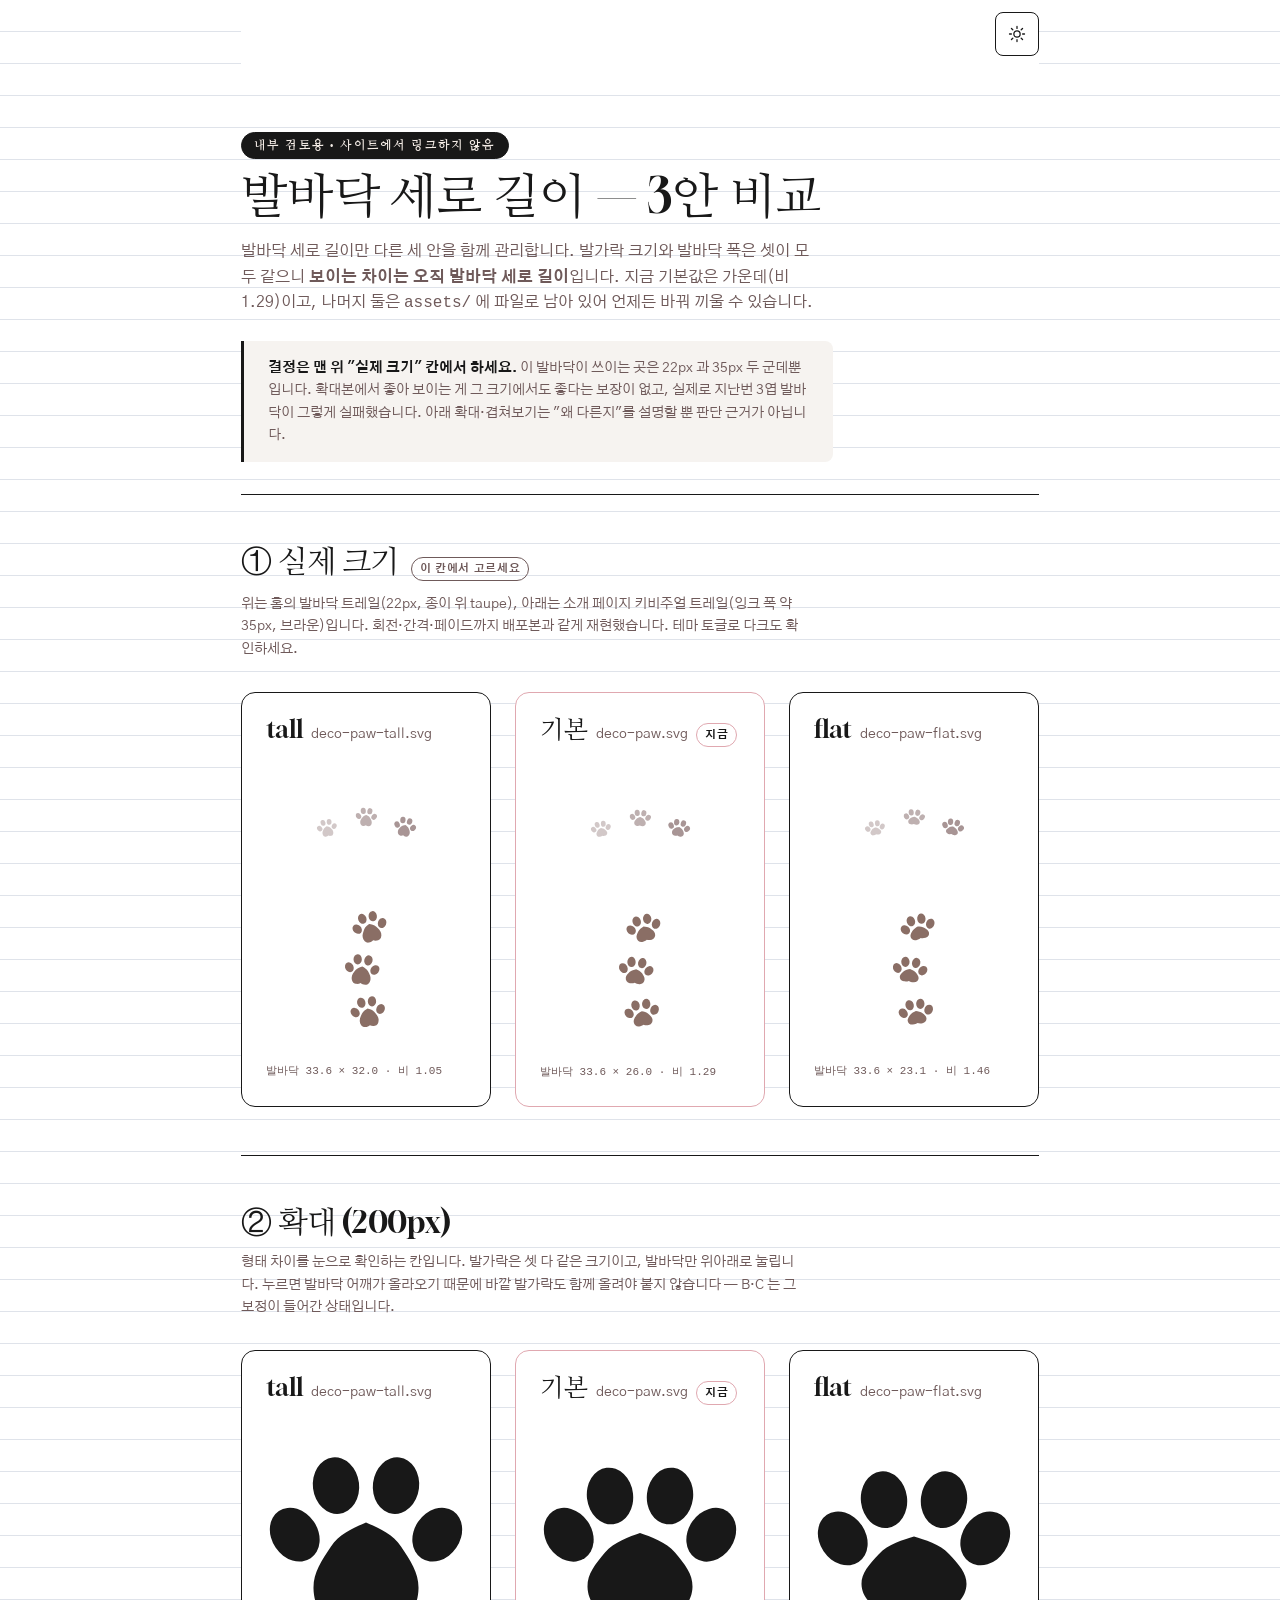
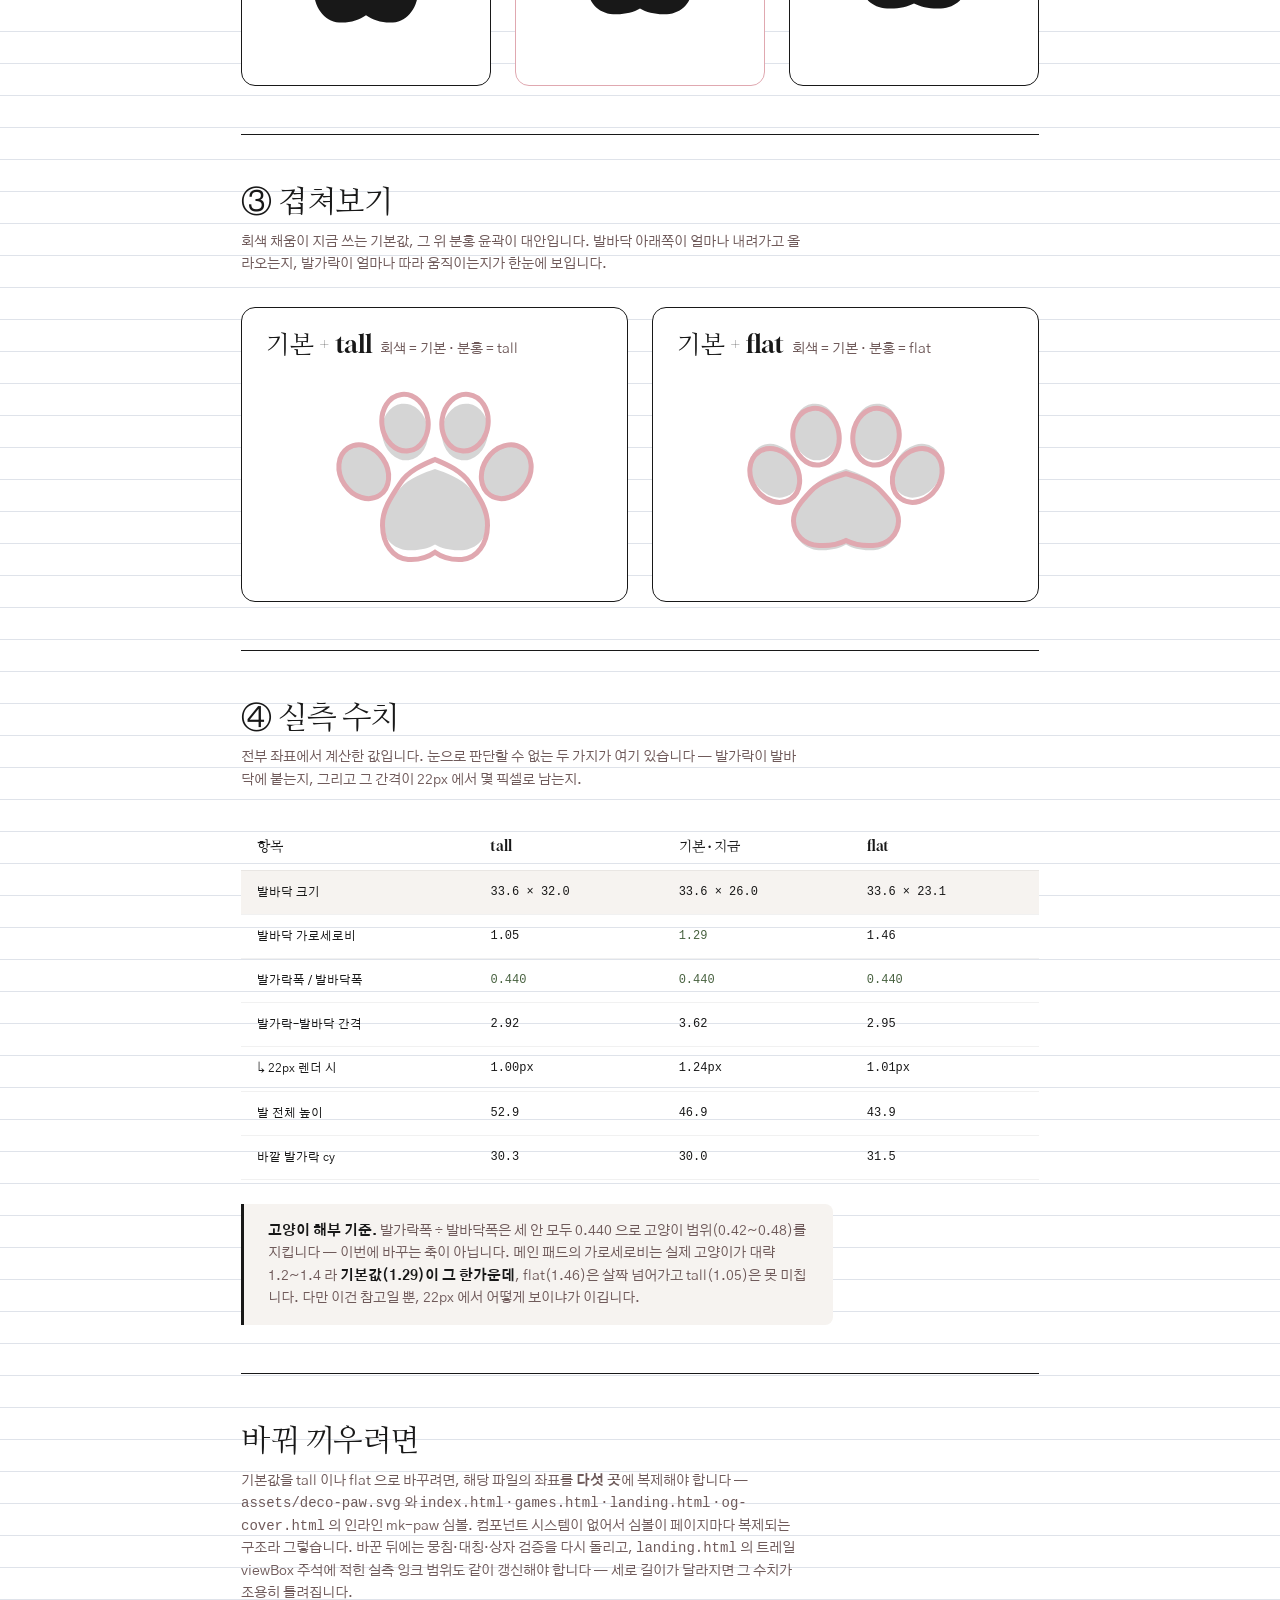
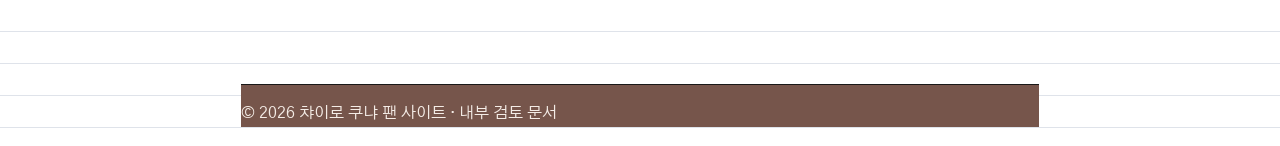
<file: paw-shape-compare.html>
<!doctype html>
<html lang="ko">
<head>
<meta charset="utf-8" />
<meta name="viewport" content="width=device-width, initial-scale=1" />
<title>챠이로 쿠냐 — 발바닥 세로 길이 비교 (tall / 기본 / flat)</title>
<meta name="description" content="발바닥 심볼의 세로 길이 3안 비교 — 실제 렌더 크기, 확대본, 겹쳐보기, 실측 수치. 내부 검토용." />
<link rel="icon" href="favicon.svg" type="image/svg+xml" />
<meta name="theme-color" content="#ffffff" media="(prefers-color-scheme: light)" />
<meta name="theme-color" content="#15110f" media="(prefers-color-scheme: dark)" />
<meta name="robots" content="noindex" />

<link rel="preconnect" href="https://fonts.googleapis.com" />
<link rel="preconnect" href="https://fonts.gstatic.com" crossorigin />
<link rel="stylesheet" href="https://fonts.googleapis.com/css2?family=Gloock&family=Gothic+A1:wght@400;500;700;900&family=Nanum+Myeongjo:wght@400;700;800&family=Nanum+Pen+Script&family=Sacramento&display=swap" />
<link rel="stylesheet" href="css/site.css" />
<script>/* apply saved/system theme before first paint — no light-mode flash */try{var t=localStorage.getItem('ck-theme');if(t!=='light'&&t!=='dark')t=matchMedia('(prefers-color-scheme: dark)').matches?'dark':'light';document.documentElement.setAttribute('data-theme',t);}catch(e){}</script>
<style>
  /* ---- 검토 페이지 셸 ---------------------------------------------------- */
  .cmp-head { padding: var(--space-8) 0 var(--space-6); }
  .cmp-head h1 { font-size: var(--text-4xl); margin-top: var(--space-2); }
  .cmp-head p { color: var(--fg-muted); max-width: 64ch; margin: var(--space-4) 0 0; }
  .note { margin-top: var(--space-5); padding: var(--space-4) var(--space-5);
    border-left: 3px solid var(--fg); background: var(--surface-2);
    border-radius: 0 var(--radius-sm) var(--radius-sm) 0; font-size: var(--text-sm);
    color: var(--fg-muted); max-width: 74ch; }
  .note b { color: var(--fg); }

  .sec { padding: var(--space-7) 0; border-top: 1.5px solid var(--border-strong); }
  .sec__head { display: flex; align-items: baseline; gap: var(--space-3); flex-wrap: wrap; }
  .sec__head h2 { font-size: var(--text-2xl); margin: 0; }
  .sec__why { color: var(--fg-muted); font-size: var(--text-sm); margin: var(--space-3) 0 var(--space-6);
    max-width: 70ch; }

  .toolbar { position: sticky; top: 0; z-index: 5; display: flex; justify-content: flex-end;
    padding: var(--space-3) 0; background: var(--bg); }

  /* ---- 발바닥 렌더 -------------------------------------------------------- */
  /* 배포본은 심볼 자체에 fill 을 건다(참조부에서 color 만 바꾸면 다크에서 검은
     자국이 남으므로). 이 페이지는 같은 도형을 채움과 윤곽 두 방식으로 보여줘야
     해서, 심볼에 fill 을 박지 않고 CSS 로 준다 — fill 은 상속되는 속성이라
     <use> 그림자 트리까지 내려간다. 검토용 예외이고 배포 규약이 아니다. */
  .paw { fill: currentColor; flex-shrink: 0; }
  .paw--ghost { fill: none; stroke: currentColor; stroke-width: 1.6; }

  /* index.html 의 트레일을 그대로 재현 — 크기·간격·회전·페이드가 같아야
     "실제로 이렇게 보인다"가 성립한다. */
  .trail { display: flex; justify-content: center; align-items: center; gap: 18px;
    color: var(--brand-taupe); pointer-events: none; user-select: none; }
  .trail .paw { width: 22px; height: 22px; --paw-dim: 1; --paw-fade: .6;
    opacity: calc(var(--paw-fade) * var(--paw-dim)); }
  .trail .paw:nth-child(1) { --paw-fade: .40; transform: rotate(-10deg) translateY(6px) scale(.94); }
  .trail .paw:nth-child(2) { --paw-fade: .58; transform: rotate(3deg) translateY(-5px); }
  .trail .paw:nth-child(3) { --paw-fade: .78; transform: rotate(12deg) translateY(5px) scale(1.04); }
  [data-theme="dark"] .trail .paw { --paw-dim: .85; }

  /* landing.html 키비주얼 트레일의 실효 크기(잉크 폭 34.8px ≈ 상자 36px). */
  .kvtrail { display: flex; flex-direction: column; align-items: center; gap: 6px;
    color: var(--accent-ink); opacity: .85; }
  .kvtrail .paw { width: 36px; height: 36px; }
  .kvtrail .paw:nth-child(1) { transform: rotate(-14deg) translateX(4px); }
  .kvtrail .paw:nth-child(2) { transform: rotate(6deg) translateX(-4px); }
  .kvtrail .paw:nth-child(3) { transform: rotate(-8deg) translateX(2px); }

  /* ---- 카드 그리드 -------------------------------------------------------- */
  .cards { display: grid; grid-template-columns: repeat(3, minmax(0, 1fr)); gap: var(--space-5); }
  @media (max-width: 760px) { .cards { grid-template-columns: 1fr; } }
  .card { background: var(--surface); border: 1.5px solid var(--border-strong);
    border-radius: var(--radius-md); padding: var(--space-5); min-width: 0; }
  .card__tag { display: flex; align-items: baseline; gap: var(--space-2); margin-bottom: var(--space-4); }
  .card__key { font-family: var(--font-display); font-size: var(--text-xl); line-height: 1; }
  .card__name { font-size: var(--text-sm); color: var(--fg-muted); }
  .card__stage { display: grid; place-items: center; min-height: 120px;
    background: var(--bg); border-radius: var(--radius-sm); padding: var(--space-4); }
  .card__foot { margin-top: var(--space-4); font-family: var(--font-mono); font-size: var(--text-2xs);
    color: var(--fg-muted); line-height: 1.7; }
  .card--now { border-color: var(--accent); }
  .badge { font-family: var(--font-body); font-size: var(--text-2xs); font-weight: 700;
    letter-spacing: 0.06em; text-transform: uppercase; padding: 2px 8px;
    border-radius: var(--radius-pill); border: 1px solid var(--fg-muted); color: var(--fg-muted); }
  .badge--now { border-color: var(--accent); color: var(--fg); }

  .big { display: grid; place-items: center; min-height: 240px; }
  .big .paw { width: 200px; height: 200px; color: var(--fg); }

  /* 겹쳐보기 — A 를 채움으로 깔고 그 위에 후보 윤곽을 얹는다. */
  .stack { position: relative; width: 200px; height: 200px; margin: 0 auto; }
  .stack .paw { position: absolute; inset: 0; width: 200px; height: 200px; }
  .stack .paw--base { color: color-mix(in srgb, var(--fg) 18%, transparent); }
  .stack .paw--ghost { color: var(--accent); }

  /* ---- 수치표 ------------------------------------------------------------ */
  .tbl { width: 100%; border-collapse: collapse; margin-top: var(--space-4); }
  .tbl th, .tbl td { text-align: left; padding: var(--space-3) var(--space-4);
    border-bottom: 1px solid var(--border); font-size: var(--text-sm); }
  .tbl th { font-family: var(--font-display); font-weight: 400; }
  .tbl td { font-family: var(--font-mono); font-size: var(--text-xs); }
  .tbl td:first-child { font-family: var(--font-body); }
  .tbl tr[data-now] { background: var(--surface-2); }
  .warn { color: var(--danger); font-weight: 700; }
  .ok { color: var(--ok); }
</style>
</head>
<body>

<!-- 세 안의 도형. 각각 assets/ 의 파일 하나와 좌표가 같다(파싱 대조로 확인):
       paw-tall → deco-paw-tall.svg   paw-default → deco-paw.svg(기본)   paw-flat → deco-paw-flat.svg
     발바닥만 꼭짓점 기준으로 세로를 누르고, 어깨가 올라와 바깥 발가락에 붙는 걸
     막으려 바깥 발가락 y 를 함께 올린 것이다. 발가락 크기와 발바닥 폭은 세 안이
     모두 같아서, 보이는 차이는 오로지 발바닥 세로 길이다. -->
<svg width="0" height="0" style="position:absolute" aria-hidden="true" focusable="false">
  <symbol id="paw-tall" viewBox="0 0 64 64">
    <ellipse cx="22.4" cy="14.6" rx="7.4" ry="9.1" transform="rotate(-7 22.4 14.6)"/>
    <ellipse cx="41.6" cy="14.6" rx="7.4" ry="9.1" transform="rotate(7 41.6 14.6)"/>
    <ellipse cx="9.2"  cy="30.3" rx="7.4" ry="9.1" transform="rotate(-34 9.2 30.3)"/>
    <ellipse cx="54.8" cy="30.3" rx="7.4" ry="9.1" transform="rotate(34 54.8 30.3)"/>
    <path d="M32 26.4C35.3 27.8 40.4 29.8 43.2 34.1C46.3 38.7 48.9 42.6 48.8 47.5C48.7 53.3 45.6 58 40.6 58.4C37.2 58.6 34.2 57.7 32 56.1C29.8 57.7 26.8 58.6 23.4 58.4C18.4 58 15.3 53.3 15.2 47.5C15.1 42.6 17.7 38.7 20.8 34.1C23.6 29.8 28.7 27.8 32 26.4Z"/>
  </symbol>
  <symbol id="paw-default" viewBox="0 0 64 64">
    <ellipse cx="22.4" cy="17.6" rx="7.4" ry="9.1" transform="rotate(-7 22.4 17.6)"/>
    <ellipse cx="41.6" cy="17.6" rx="7.4" ry="9.1" transform="rotate(7 41.6 17.6)"/>
    <ellipse cx="9.2"  cy="30"   rx="7.4" ry="9.1" transform="rotate(-34 9.2 30)"/>
    <ellipse cx="54.8" cy="30"   rx="7.4" ry="9.1" transform="rotate(34 54.8 30)"/>
    <path d="M32 29.4C35.3 30.6 40.4 32.2 43.2 35.7C46.3 39.4 48.9 42.6 48.8 46.6C48.7 51.3 45.6 55.1 40.6 55.4C37.2 55.6 34.2 54.9 32 53.6C29.8 54.9 26.8 55.6 23.4 55.4C18.4 55.1 15.3 51.3 15.2 46.6C15.1 42.6 17.7 39.4 20.8 35.7C23.6 32.2 28.7 30.6 32 29.4Z"/>
  </symbol>
  <symbol id="paw-flat" viewBox="0 0 64 64">
    <ellipse cx="22.4" cy="19.1" rx="7.4" ry="9.1" transform="rotate(-7 22.4 19.1)"/>
    <ellipse cx="41.6" cy="19.1" rx="7.4" ry="9.1" transform="rotate(7 41.6 19.1)"/>
    <ellipse cx="9.2"  cy="31.5" rx="7.4" ry="9.1" transform="rotate(-34 9.2 31.5)"/>
    <ellipse cx="54.8" cy="31.5" rx="7.4" ry="9.1" transform="rotate(34 54.8 31.5)"/>
    <path d="M32 30.9C35.3 31.9 40.4 33.4 43.2 36.5C46.3 39.8 48.9 42.6 48.8 46.1C48.7 50.3 45.6 53.7 40.6 53.9C37.2 54.1 34.2 53.4 32 52.3C29.8 53.4 26.8 54.1 23.4 53.9C18.4 53.7 15.3 50.3 15.2 46.1C15.1 42.6 17.7 39.8 20.8 36.5C23.6 33.4 28.7 31.9 32 30.9Z"/>
  </symbol>
</svg>

<div class="page">
  <div class="wrap">

    <div class="toolbar">
      <button class="theme-toggle" type="button" data-od-id="theme-toggle" data-theme-toggle aria-pressed="false" aria-label="다크 모드">
        <svg class="icon-sun" viewBox="0 0 24 24" fill="none" stroke="currentColor" stroke-width="1.7" stroke-linecap="round" aria-hidden="true"><circle cx="12" cy="12" r="4.2"/><path d="M12 2v2.5M12 19.5V22M2 12h2.5M19.5 12H22M4.6 4.6l1.8 1.8M17.6 17.6l1.8 1.8M19.4 4.6l-1.8 1.8M6.4 17.6l-1.8 1.8"/></svg>
        <svg class="icon-moon" viewBox="0 0 24 24" fill="currentColor" aria-hidden="true"><path d="M20 14.5A8 8 0 0 1 9.5 4a7 7 0 1 0 10.5 10.5z"/></svg>
      </button>
    </div>

    <header class="cmp-head" data-od-id="compare-head">
      <span class="chip chip--ink t-caps">내부 검토용 · 사이트에서 링크하지 않음</span>
      <h1>발바닥 세로 길이 — 3안 비교</h1>
      <p>발바닥 세로 길이만 다른 세 안을 함께 관리합니다. 발가락 크기와 발바닥 폭은
        셋이 모두 같으니 <b>보이는 차이는 오직 발바닥 세로 길이</b>입니다. 지금
        기본값은 가운데(비 1.29)이고, 나머지 둘은 <code>assets/</code> 에 파일로
        남아 있어 언제든 바꿔 끼울 수 있습니다.</p>
      <div class="note">
        <b>결정은 맨 위 "실제 크기" 칸에서 하세요.</b> 이 발바닥이 쓰이는 곳은 22px 과
        35px 두 군데뿐입니다. 확대본에서 좋아 보이는 게 그 크기에서도 좋다는 보장이
        없고, 실제로 지난번 3엽 발바닥이 그렇게 실패했습니다. 아래 확대·겹쳐보기는
        "왜 다른지"를 설명할 뿐 판단 근거가 아닙니다.
      </div>
    </header>

    <!-- ① 실제 크기 — 판단은 여기서 -->
    <section class="sec" data-od-id="compare-actual-size">
      <div class="sec__head">
        <h2>① 실제 크기</h2>
        <span class="badge">이 칸에서 고르세요</span>
      </div>
      <p class="sec__why">위는 홈의 발바닥 트레일(22px, 종이 위 taupe), 아래는 소개
        페이지 키비주얼 트레일(잉크 폭 약 35px, 브라운)입니다. 회전·간격·페이드까지
        배포본과 같게 재현했습니다. 테마 토글로 다크도 확인하세요.</p>

      <div class="cards">
        <div class="card">
          <div class="card__tag"><span class="card__key">tall</span><span class="card__name">deco-paw-tall.svg</span></div>
          <div class="card__stage">
            <div class="trail" aria-hidden="true">
              <svg class="paw"><use href="#paw-tall"/></svg>
              <svg class="paw"><use href="#paw-tall"/></svg>
              <svg class="paw"><use href="#paw-tall"/></svg>
            </div>
          </div>
          <div class="card__stage" style="margin-top:var(--space-3)">
            <div class="kvtrail" aria-hidden="true">
              <svg class="paw"><use href="#paw-tall"/></svg>
              <svg class="paw"><use href="#paw-tall"/></svg>
              <svg class="paw"><use href="#paw-tall"/></svg>
            </div>
          </div>
          <div class="card__foot">발바닥 33.6 × 32.0 · 비 1.05</div>
        </div>

        <div class="card card--now">
          <div class="card__tag"><span class="card__key">기본</span><span class="card__name">deco-paw.svg</span><span class="badge badge--now">지금</span></div>
          <div class="card__stage">
            <div class="trail" aria-hidden="true">
              <svg class="paw"><use href="#paw-default"/></svg>
              <svg class="paw"><use href="#paw-default"/></svg>
              <svg class="paw"><use href="#paw-default"/></svg>
            </div>
          </div>
          <div class="card__stage" style="margin-top:var(--space-3)">
            <div class="kvtrail" aria-hidden="true">
              <svg class="paw"><use href="#paw-default"/></svg>
              <svg class="paw"><use href="#paw-default"/></svg>
              <svg class="paw"><use href="#paw-default"/></svg>
            </div>
          </div>
          <div class="card__foot">발바닥 33.6 × 26.0 · 비 1.29</div>
        </div>

        <div class="card">
          <div class="card__tag"><span class="card__key">flat</span><span class="card__name">deco-paw-flat.svg</span></div>
          <div class="card__stage">
            <div class="trail" aria-hidden="true">
              <svg class="paw"><use href="#paw-flat"/></svg>
              <svg class="paw"><use href="#paw-flat"/></svg>
              <svg class="paw"><use href="#paw-flat"/></svg>
            </div>
          </div>
          <div class="card__stage" style="margin-top:var(--space-3)">
            <div class="kvtrail" aria-hidden="true">
              <svg class="paw"><use href="#paw-flat"/></svg>
              <svg class="paw"><use href="#paw-flat"/></svg>
              <svg class="paw"><use href="#paw-flat"/></svg>
            </div>
          </div>
          <div class="card__foot">발바닥 33.6 × 23.1 · 비 1.46</div>
        </div>
      </div>
    </section>

    <!-- ② 확대 -->
    <section class="sec" data-od-id="compare-zoom">
      <div class="sec__head"><h2>② 확대 (200px)</h2></div>
      <p class="sec__why">형태 차이를 눈으로 확인하는 칸입니다. 발가락은 셋 다 같은
        크기이고, 발바닥만 위아래로 눌립니다. 누르면 발바닥 어깨가 올라오기 때문에
        바깥 발가락도 함께 올려야 붙지 않습니다 — B·C 는 그 보정이 들어간 상태입니다.</p>
      <div class="cards">
        <div class="card">
          <div class="card__tag"><span class="card__key">tall</span><span class="card__name">deco-paw-tall.svg</span></div>
          <div class="big"><svg class="paw" aria-hidden="true"><use href="#paw-tall"/></svg></div>
        </div>
        <div class="card card--now">
          <div class="card__tag"><span class="card__key">기본</span><span class="card__name">deco-paw.svg</span><span class="badge badge--now">지금</span></div>
          <div class="big"><svg class="paw" aria-hidden="true"><use href="#paw-default"/></svg></div>
        </div>
        <div class="card">
          <div class="card__tag"><span class="card__key">flat</span><span class="card__name">deco-paw-flat.svg</span></div>
          <div class="big"><svg class="paw" aria-hidden="true"><use href="#paw-flat"/></svg></div>
        </div>
      </div>
    </section>

    <!-- ③ 겹쳐보기 -->
    <section class="sec" data-od-id="compare-overlay">
      <div class="sec__head"><h2>③ 겹쳐보기</h2></div>
      <p class="sec__why">회색 채움이 지금 쓰는 기본값, 그 위 분홍 윤곽이 대안입니다.
        발바닥 아래쪽이 얼마나 내려가고 올라오는지, 발가락이 얼마나 따라 움직이는지가
        한눈에 보입니다.</p>
      <div class="cards" style="grid-template-columns:repeat(2,minmax(0,1fr))">
        <div class="card">
          <div class="card__tag"><span class="card__key">기본 + tall</span><span class="card__name">회색 = 기본 · 분홍 = tall</span></div>
          <div class="stack" aria-hidden="true">
            <svg class="paw paw--base"><use href="#paw-default"/></svg>
            <svg class="paw paw--ghost"><use href="#paw-tall"/></svg>
          </div>
        </div>
        <div class="card">
          <div class="card__tag"><span class="card__key">기본 + flat</span><span class="card__name">회색 = 기본 · 분홍 = flat</span></div>
          <div class="stack" aria-hidden="true">
            <svg class="paw paw--base"><use href="#paw-default"/></svg>
            <svg class="paw paw--ghost"><use href="#paw-flat"/></svg>
          </div>
        </div>
      </div>
    </section>

    <!-- ④ 수치 -->
    <section class="sec" data-od-id="compare-metrics">
      <div class="sec__head"><h2>④ 실측 수치</h2></div>
      <p class="sec__why">전부 좌표에서 계산한 값입니다. 눈으로 판단할 수 없는 두 가지가
        여기 있습니다 — 발가락이 발바닥에 붙는지, 그리고 그 간격이 22px 에서 몇
        픽셀로 남는지.</p>
      <table class="tbl">
        <thead>
          <tr><th>항목</th><th>tall</th><th>기본 · 지금</th><th>flat</th></tr>
        </thead>
        <tbody>
          <tr data-now><td>발바닥 크기</td><td>33.6 × 32.0</td><td>33.6 × 26.0</td><td>33.6 × 23.1</td></tr>
          <tr><td>발바닥 가로세로비</td><td>1.05</td><td class="ok">1.29</td><td>1.46</td></tr>
          <tr><td>발가락폭 / 발바닥폭</td><td class="ok">0.440</td><td class="ok">0.440</td><td class="ok">0.440</td></tr>
          <tr><td>발가락–발바닥 간격</td><td>2.92</td><td>3.62</td><td>2.95</td></tr>
          <tr><td>↳ 22px 렌더 시</td><td>1.00px</td><td>1.24px</td><td>1.01px</td></tr>
          <tr><td>발 전체 높이</td><td>52.9</td><td>46.9</td><td>43.9</td></tr>
          <tr><td>바깥 발가락 cy</td><td>30.3</td><td>30.0</td><td>31.5</td></tr>
        </tbody>
      </table>
      <div class="note">
        <b>고양이 해부 기준.</b> 발가락폭 ÷ 발바닥폭은 세 안 모두 0.440 으로 고양이
        범위(0.42~0.48)를 지킵니다 — 이번에 바꾸는 축이 아닙니다. 메인 패드의
        가로세로비는 실제 고양이가 대략 1.2~1.4 라 <b>기본값(1.29)이 그 한가운데</b>,
        flat(1.46)은 살짝 넘어가고 tall(1.05)은 못 미칩니다. 다만 이건 참고일 뿐,
        22px 에서 어떻게 보이냐가 이깁니다.
      </div>
    </section>

    <section class="sec" data-od-id="compare-next">
      <div class="sec__head"><h2>바꿔 끼우려면</h2></div>
      <p class="sec__why">기본값을 tall 이나 flat 으로 바꾸려면, 해당 파일의 좌표를
        <b>다섯 곳</b>에 복제해야 합니다 — <code>assets/deco-paw.svg</code> 와
        <code>index.html</code> · <code>games.html</code> · <code>landing.html</code> ·
        <code>og-cover.html</code> 의 인라인 mk-paw 심볼.
        컴포넌트 시스템이 없어서 심볼이 페이지마다 복제되는 구조라 그렇습니다. 바꾼
        뒤에는 뭉침·대칭·상자 검증을 다시 돌리고, <code>landing.html</code> 의 트레일
        viewBox 주석에 적힌 실측 잉크 범위도 같이 갱신해야 합니다 — 세로 길이가
        달라지면 그 수치가 조용히 틀려집니다.</p>
    </section>

    <footer class="foot">
      <p>© <span data-year>2026</span> 챠이로 쿠냐 팬 사이트 · 내부 검토 문서</p>
    </footer>

  </div>
</div>

<script src="js/site.js" defer></script>
</body>
</html>
</file>
<file: css/site.css>
/* ============================================================================
   챠이로 쿠냐 (Chyailo Kunya) 팬 사이트 — 공통 스타일시트
   스크랩북 디자인 시스템(Sweet Kitsch × Gothic Punk) 토큰 + 컴포넌트.
   토큰 출처: design-system colors_and_type.css 를 인라인 바인딩.

   웹폰트는 각 페이지 <head> 의 <link rel="preconnect"> + <link rel="stylesheet">
   로 로드한다. 여기서 @import 하면 site.css 파싱이 끝나야 폰트 origin 을
   발견하는 직렬 렌더블로킹 체인이 생긴다.
   ============================================================================ */

:root {
  /* Brand */
  --brand-paper:      #ffffff;
  --brand-brown:      #76554b;
  --brand-brown-deep: #604830;
  --brand-ink:        #181818;
  --brand-pink-soft:  #f0d8d8;
  --brand-pink:       #e0a8b0;
  --brand-taupe:      #907878;
  --brand-line:       #dfe3ea;

  /* Semantic — light */
  --bg:            var(--brand-paper);
  --bg-rule:       var(--brand-line);
  --surface:       #ffffff;
  --surface-2:     #f6f3f0;
  --surface-frame: var(--brand-brown);
  --fg:            var(--brand-ink);
  /* Semantic muted text is darker than the decorative --brand-taupe so body
     copy/captions clear WCAG AA (4.5:1) on the paper bg; taupe stays for
     handwriting/figcaption flourishes only. */
  --fg-muted:      #6f5a5a;
  --fg-on-brown:   #f4ece6;
  --fg-on-ink:     #f4ece6;
  --border:        #1818180f;
  --border-strong: var(--brand-ink);
  --accent:        var(--brand-pink);
  --accent-ink:    var(--brand-brown);
  /* Focus ring is a deeper rose (still pink family) so the keyboard
     indicator hits 3:1 on the white paper bg; the bright --accent stays
     for fills/CTAs where contrast is carried by the text on top. */
  --focus:         #b25a68;

  /* Status — tuned to clear AA (4.5:1) as 12px text on BOTH light surfaces
     this palette uses: the #ffffff page and the #efe7df photo-paper island.
     Measured: --ok 5.6:1 / --warn 5.1:1 / --danger 5.2:1 on #efe7df. */
  --ok:     #47613f;
  --warn:   #7a5c26;
  --danger: #9a453d;

  /* Type — Gloock and Sacramento carry no Hangul glyphs, so each stack names
     a Korean face directly behind its Latin face. Per-glyph fallback then does
     the work: Latin renders in Gloock/Sacramento, Hangul in Nanum Myeongjo/
     Nanum Pen Script. Without this, every Korean heading on the site silently
     drops to whatever serif the OS happens to pick. */
  --font-script:  'Sacramento', 'Nanum Pen Script', 'Apple Chancery', cursive;
  --font-display: 'Gloock', 'Nanum Myeongjo', Georgia, serif;
  --font-body:    'Gothic A1', 'Pretendard', system-ui, -apple-system, 'Apple SD Gothic Neo', sans-serif;
  --font-hand:    'Nanum Pen Script', 'Gloria Hallelujah', var(--font-body);
  --font-mono:    ui-monospace, 'SFMono-Regular', Menlo, monospace;

  --text-2xs: 11px; --text-xs: 12px; --text-sm: 14px; --text-base: 16px;
  --text-lg: 20px; --text-xl: 25px; --text-2xl: 31px; --text-3xl: 39px;
  --text-4xl: 49px; --text-5xl: clamp(3.5rem, 8vw, 5.5rem);

  --leading-tight: 1.15; --leading-normal: 1.6;
  --tracking-caps: 0.18em;

  --space-2:8px; --space-3:12px; --space-4:16px; --space-5:24px;
  --space-6:32px; --space-7:48px; --space-8:64px; --space-9:96px;

  --radius-xs:4px; --radius-sm:8px; --radius-md:14px; --radius-pill:999px;

  --shadow-tape: 0 1px 2px rgba(96,72,48,.18);
  --shadow-card: 0 6px 18px rgba(96,72,48,.16);
  --shadow-lift: 0 18px 40px rgba(24,24,24,.22);
  --shadow-cut:  2px 3px 0 rgba(24,24,24,.9);

  --ease-paper: cubic-bezier(.2,.7,.2,1);
  --dur-fast:120ms; --dur-base:220ms;
  /* 테이프의 종이와 글자는 한 쌍이라 반드시 같이 움직인다 — 그래서 세 곳(여기 ·
     다크 · 사진지 섬)에서 둘 다 선언한다. 한쪽만 옮기면 조용히 깨진다: 다크의
     테이프는 차콜 페이지에 얹히려고 어두운 갈색이 되는데 글자가 브랜드 브라운에
     박혀 있어서, 섬 밖의 테이프(다이얼로그 · 홈 카드)에서 1.09:1 로 사라졌었다.
     테이프는 장식이지만 글자는 장식이 아니다 — 컴포저에선 이 라벨이 눈에 보이는
     유일한 제목이다(h2 는 sr-only). */
  --tape-amber: rgba(214,196,168,.72);
  --tape-ink:   var(--brand-brown-deep);   /* 라이트 테이프 위 5.86:1 */
  /* 컷아웃 스티커의 다이컷 테두리. 테마를 따라가면 안 된다 — 목적이 "캐릭터의
     검은 옷을 배경에서 떼어내는 것"이라, 다크에서 잉크로 뒤집으면 정확히 그
     분리를 잃는다. 팔레트 스와치 테두리와 같은 이유로 테마 독립값이다. */
  --sticker-edge: #ffffff;

  /* 게임 썸네일 플레이스홀더의 종이 톤. .polaroid 사진지 섬 안에 살아서 라이트·
     다크 양쪽에서 같은 크림이어야 하므로 테마 독립값이다(섬 안의 --fg 처럼).
     games.html 에 생 hex 로 박혀 있던 값을 토큰으로 올린 것. */
  --thumb-paper: #f4eee9;
  --thumb-mark:  #e2d6ca;
  --thumb-edge:  #e3d8cf;

  /* Real measured height of .nav: 12px+12px padding + 44px tallest child
     (.theme-toggle / .nav__link) + 1.5px border ≈ 70px. Sticky offsets and
     anchor scroll-margin both derive from this instead of hand-tuned
     constants — bump the 44 here and everything downstream follows. */
  --nav-h: 70px;

  color-scheme: light;
}

[data-theme="dark"] {
  --bg:#15110f; --bg-rule:#2a2320; --surface:#1f1a17; --surface-2:#161210;
  --surface-frame:#0d0b0a; --fg:#f1e8e2; --fg-muted:#b29d96;
  --fg-on-brown:#f4ece6; --fg-on-ink:#f4ece6;
  --border:#f1e8e21a; --border-strong:#f1e8e2;
  --accent:#e9b6bd; --accent-ink:#c79b86;
  --focus:#e9b6bd; /* bright rose already clears 3:1 on the charcoal bg */
  /* 어두워진 테이프에는 밝은 글자가 따라간다 — 이 테이프는 갈색이므로 "브라운
     위의 글자" 토큰이 그대로 맞는다. 다이얼로그 표면 위 7.98:1, 스크림에 걸친
     윗동에서 8.36:1. */
  --tape-amber: rgba(122,104,82,.55); --tape-ink: var(--fg-on-brown);
  --shadow-cut: 2px 3px 0 rgba(0,0,0,.85);
  /* Status colours invert with the surface — the light-surface values above
     would sit at ~3:1 on charcoal. Measured here: 6.9:1 on --surface. */
  --ok:#8fbf87; --warn:#e0b567; --danger:#e88b80;
  color-scheme: dark;
}

* { box-sizing: border-box; }

html { scroll-behavior: smooth; }

body {
  margin: 0;
  font-family: var(--font-body);
  font-size: var(--text-base);
  line-height: var(--leading-normal);
  color: var(--fg);
  background-color: var(--bg);
  /* lined notebook texture */
  background-image: repeating-linear-gradient(var(--bg) 0 31px, var(--bg-rule) 31px 32px);
  -webkit-font-smoothing: antialiased;
  transition: background-color var(--dur-base), color var(--dur-base);
}

h1,h2,h3 { font-family: var(--font-display); line-height: var(--leading-tight); font-weight: 400; letter-spacing: -0.015em; margin: 0; text-wrap: balance; }
p { text-wrap: pretty; }
a { color: inherit; }

/* Script/hand headlines are decorative cursive — never apply the display
   negative tracking (it collapses the joined letterforms). */
.t-script { font-family: var(--font-script); letter-spacing: 0.01em; }
h1.t-script, h2.t-script { letter-spacing: 0.01em; }
.t-hand   { font-family: var(--font-hand); }
.t-caps   { font-family: var(--font-display); text-transform: uppercase; letter-spacing: var(--tracking-caps); }

:focus-visible { outline: 2px solid var(--focus); outline-offset: 2px; border-radius: 2px; }

.wrap { max-width: 1120px; margin: 0 auto; padding: 0 var(--space-5); }
.sr-only { position:absolute; width:1px; height:1px; padding:0; margin:-1px; overflow:hidden; clip:rect(0,0,0,0); white-space:nowrap; border:0; }

/* Skip link — keyboard users jump past the nav to content.
   top 이 아니라 transform 으로 움직인다. 이유가 둘이다.
   ① top 은 레이아웃 속성이라 매 프레임 레이아웃을 더럽힌다. 여긴 absolute 라
      혼자만 더러워져 비용이 작지만, 키보드 사용자가 이 사이트에서 제일 먼저
      만지는 요소이므로 첫 인상이 컴포지터 위에 있는 게 맞다.
   ② 숨는 거리가 자기 높이에서 나온다. 예전 top:-48px 는 이 링크가 얼마나
      높은지 손으로 찍은 값이었다 — 패딩이나 글자 크기를 바꾸면 조용히 틀린다.
      -100% 는 자기 높이만큼이라 항상 정확히 뷰포트 위로 넘어간다:
      쉼 상태의 아래 모서리가 y = 12 − (높이 + 12) + 높이 = 0 에 정확히 앉는다. */
.skip-link { position:absolute; left:var(--space-4); top:var(--space-3); z-index:60;
  background:var(--brand-ink); color:var(--fg-on-ink); font-weight:700; font-size:var(--text-sm);
  padding:10px 16px; border-radius:var(--radius-sm); box-shadow:var(--shadow-cut);
  transform:translateY(calc(-100% - var(--space-3)));
  transition:transform var(--dur-base) var(--ease-paper); }
.skip-link:focus { transform:none; }
[data-theme="dark"] .skip-link { background:var(--fg); color:#15110f; }

/* sticky-nav-aware anchor targets */
:target { scroll-margin-top: calc(var(--nav-h) + var(--space-3)); }

/* ---- Kraft scrapbook outer frame ---------------------------------------- */
.page { min-height: 100vh; display: flex; flex-direction: column; }

/* ---- Top navigation ----------------------------------------------------- */
.nav {
  position: sticky; top: 0; z-index: 40;
  background: color-mix(in srgb, var(--surface) 88%, transparent);
  backdrop-filter: blur(8px);
  border-bottom: 1.5px solid var(--border-strong);
}
.nav__inner { max-width: 1120px; margin: 0 auto; padding: var(--space-3) var(--space-5);
  display: flex; align-items: center; gap: var(--space-4); }
.brand { display: inline-flex; align-items: center; gap: var(--space-2); text-decoration: none; }
/* The brand mark is C · 카오모지 (#mk-kao) — a 64×22 face, not a square icon.
   The old 30×30 square rendered it as a 30×10 sliver adrift in dead space.
   `fill` must be set here: SVG's default fill is black, so without it the eyes
   and nose would stay black while the stroked whiskers followed the theme —
   i.e. the face loses its eyes in dark mode. */
.brand__cat { width: 46px; height: 16px; color: var(--fg); fill: currentColor; flex: 0 0 auto; }
/* Structural guard, inert whenever there is room. The wordmark's width is set by
   a webfont that hasn't arrived yet: with font-display:swap, Hangul first paints
   in a full-width system face (~1em/char) before Nanum Pen Script (~0.55em/char)
   swaps in — the nav's content minimum jumps to ~430px and, with no overflow-x
   anywhere, the whole page picks up a horizontal scrollbar at 360/390px on every
   cold load. min-width:0 lets the name shrink instead of pushing; nowrap keeps
   it on one line so --nav-h stays 70px. Both are needed: without min-width:0 a
   flex item refuses to go below its content width. */
.nav .brand { min-width: 0; }
.brand__name { font-family: var(--font-script); font-size: var(--text-2xl); line-height: 1;
  min-width: 0; white-space: nowrap; overflow: hidden; text-overflow: ellipsis; }
.brand__tag { font-family: var(--font-mono); font-size: var(--text-2xs); color: var(--fg-muted);
  letter-spacing: 0.1em; text-transform: uppercase;
  border: 1px solid var(--border-strong); border-radius: var(--radius-pill); padding: 2px 8px; }
.nav__spacer { flex: 1; }
.nav__links { display: flex; gap: var(--space-2); align-items: center; }
/* 44px minimum on both nav controls: WCAG 2.5.8 (AA) only asks for 24×24, but
   2.5.5 (AAA), the iOS HIG, and this project's own craft bar all want 44. */
.nav__link { font-family: var(--font-body); font-weight: 700; font-size: var(--text-sm);
  text-decoration: none; color: var(--fg); padding: 9px 12px; border-radius: var(--radius-sm);
  display: inline-flex; align-items: center; min-height: 44px;
  transition: background var(--dur-base); }
.nav__link:hover { background: var(--surface-2); }
.nav__link[aria-current="page"] { box-shadow: inset 0 -2px 0 var(--fg); }

/* theme toggle — lives here, not in a page <style>, so the control behaves
   identically on every page (a page-level `transition:` shorthand silently
   drops the background easing). */
.theme-toggle {
  display: inline-flex; align-items: center; justify-content: center;
  width: 44px; height: 44px; cursor: pointer;
  background: var(--surface); color: var(--fg);
  border: 1.5px solid var(--border-strong); border-radius: var(--radius-sm);
  transition: transform var(--dur-fast) var(--ease-paper), background var(--dur-base);
}
.theme-toggle:hover { transform: translateY(-1px); }
.theme-toggle:active { transform: scale(0.88); }
.theme-toggle svg { width: 18px; height: 18px; }
.theme-toggle .icon-moon { display: none; }
[data-theme="dark"] .theme-toggle .icon-sun  { display: none; }
[data-theme="dark"] .theme-toggle .icon-moon { display: block; }

/* ---- Buttons ------------------------------------------------------------ */
.btn { font-family: var(--font-body); font-weight: 700; font-size: var(--text-sm);
  cursor: pointer; display: inline-flex; align-items: center; gap: 8px; text-decoration: none;
  transition: transform var(--dur-fast) var(--ease-paper), box-shadow var(--dur-base) var(--ease-paper), background var(--dur-base), color var(--dur-base); }
.btn:disabled { opacity: .45; cursor: not-allowed; transform: none !important; box-shadow: none !important; }
.btn--primary { background: var(--brand-ink); color: var(--fg-on-ink);
  border: 1.5px solid var(--brand-ink); border-radius: var(--radius-xs);
  box-shadow: var(--shadow-cut); padding: 11px 20px; }
[data-theme="dark"] .btn--primary { background: var(--fg); color: #15110f; border-color: var(--fg); }
.btn--primary:hover { transform: translate(-1px,-1px); box-shadow: 3px 4px 0 rgba(24,24,24,.9); }
.btn--primary:active { transform: translate(1px,1px); box-shadow: 1px 1px 0 rgba(24,24,24,.9); }
.btn--secondary { background: var(--surface); color: var(--accent-ink);
  border: 1.5px solid var(--accent-ink); border-radius: var(--radius-sm); padding: 11px 20px; }
.btn--secondary:hover { background: var(--accent-ink); color: var(--fg-on-brown); }
.btn--accent { background: var(--accent); color: #4a2b30;
  border: 1.5px solid color-mix(in srgb, var(--accent) 78%, var(--brand-ink));
  border-radius: var(--radius-pill); padding: 10px 22px; }
.btn--accent:hover { transform: translateY(-2px); box-shadow: var(--shadow-card); }
.btn--accent:active { transform: translateY(0); box-shadow: none; }

/* ---- Chips -------------------------------------------------------------- */
.chip { font-size: var(--text-xs); font-weight: 700; padding: 4px 12px; border-radius: var(--radius-pill);
  border: 1px solid currentColor; color: var(--fg-muted); background: transparent;
  display: inline-flex; align-items: center; gap: 6px; line-height: 1.4; }
.chip--ink { background: var(--brand-ink); color: var(--fg-on-ink); border-color: var(--brand-ink); }
[data-theme="dark"] .chip--ink { background: var(--fg); color: #15110f; border-color: var(--fg); }

/* status colours */
.chip--ok   { color: var(--ok); }
.chip--warn { color: var(--warn); }
.chip--live { color: var(--danger); }
.chip--live::before { content:""; width:7px; height:7px; border-radius:50%; background: currentColor; }

/* ---- Scrapbook decor: tape, clip, polaroid ------------------------------ */
.tape { position: absolute; top: -12px; left: 50%; transform: translateX(-50%) rotate(-2deg);
  background: var(--tape-amber); color: var(--tape-ink);
  font-family: var(--font-hand); font-size: var(--text-lg); line-height: 1;
  padding: 4px 18px; box-shadow: var(--shadow-tape); }
.clip { position: absolute; top: -10px; right: 24px; width: 20px; height: 46px;
  border: 3px solid var(--fg); border-radius: 10px; border-bottom-color: transparent; }

/* 배경이 제거된 캐릭터 컷아웃 — 데뷔 원화가 이미 쓰던 언어(종이에 붙인 다이컷
   스티커)를 그대로 가져온다. 사각 액자(border/radius/box-shadow)를 두르면
   캐릭터 주변의 빈 알파를 액자에 넣게 되므로 쓰지 않는다.

   테두리를 filter 로 만드는 게 핵심이다: drop-shadow 는 알파 실루엣을 따라가고
   box-shadow 는 요소의 사각 박스를 따라간다 — 여기선 box-shadow 로 대체 불가능.
   0 blur 드롭섀도 4장을 상하좌우로 겹쳐 윤곽선을 근사한다(대각은 얇아지지만
   2px 두께에선 눈에 띄지 않는다). 마지막 한 장만 실제 접지 그림자다. */
/* 접지 그림자만 --sticker-lift-* 로 열어둔 이유: 광원 위치를 바꿀 수 있는 건
   이 마지막 한 장뿐이다. 앞의 네 장은 테두리라 오프셋이 곧 선 두께이므로
   움직이면 윤곽선이 한쪽만 굵어진다. 기본값은 고정 광원(위 12px)이라 이 변수를
   건드리지 않는 화면은 이전과 픽셀 단위로 같다. */
.sticker { display: block; width: 100%; height: auto; --sticker-w: 2px;
  --sticker-lift-x: 0px;
  --sticker-lift-y: 12px;
  filter:
    drop-shadow(var(--sticker-w) 0 0 var(--sticker-edge))
    drop-shadow(calc(var(--sticker-w) * -1) 0 0 var(--sticker-edge))
    drop-shadow(0 var(--sticker-w) 0 var(--sticker-edge))
    drop-shadow(0 calc(var(--sticker-w) * -1) 0 var(--sticker-edge))
    drop-shadow(var(--sticker-lift-x) var(--sticker-lift-y) 20px rgba(24,24,24,.26)); }

/* ---- Photo paper — an always-light surface island ------------------------
   Polaroids and game cards model physical photo paper, so they stay light in
   both themes. In dark they must therefore re-declare the LIGHT token set
   locally: anything nested (chips, muted labels, status colours, the clip)
   reads var(--fg-muted) / var(--danger) and would otherwise inherit the
   charcoal-tuned values and wash out on the cream. */
.polaroid { background: #fff; border: 1px solid var(--border); box-shadow: var(--shadow-lift);
  position: relative; }
[data-theme="dark"] .polaroid {
  background: #efe7df;
  --fg: #181818;
  --fg-muted: #6f5a5a;
  --border: #18181814;
  --ok: #47613f; --warn: #7a5c26; --danger: #9a453d;
  /* 섬 안의 테이프는 크림 사진지에 붙으므로 라이트 한 쌍을 통째로 되돌린다 —
     종이만 되돌리고 글자를 두면 밝은 글자가 밝은 테이프 위에 남는다. 5.50:1. */
  --tape-amber: rgba(214,196,168,.72); --tape-ink: var(--brand-brown-deep);
}
/* 포커스 링은 위 토큰 재선언으로 못 고친다. 링은 요소 *밖에* 그려지므로 색을
   고를 때 봐야 하는 건 요소가 아니라 그 뒤에 깔린 표면인데, 섬 안에서 그 표면이
   두 가지다: 카드 자신의 링은 페이지(차콜) 위에 앉고, 카드 안 버튼의 링은 크림
   사진지 위에 앉는다. 다크의 밝은 로즈는 차콜 위에선 10.63:1 이지만 크림 위에선
   1.44:1 로 사라진다 — 삭제·되돌리기 버튼이 키보드에서 통째로 안 보였다.
   그래서 안쪽만 라이트 값(:root 의 --focus)으로 되돌린다: 크림 위 3.77:1.
   이걸 위 블록에 --focus 로 넣지 않는 이유가 여기 있다 — 그러면 카드 자신의
   링까지 4.07:1 로 같이 떨어진다(통과하지만 이유 없이 나빠진다). */
[data-theme="dark"] .polaroid :focus-visible { outline-color: #b25a68; }

/* --fg is ink inside the island, so the dark chip swap would paint charcoal on
   charcoal. Restore the light-surface treatment. */
[data-theme="dark"] .polaroid .chip--ink {
  background: var(--brand-ink); color: var(--fg-on-ink); border-color: var(--brand-ink);
}
.polaroid figcaption { text-align: center; font-family: var(--font-hand);
  font-size: var(--text-xl); color: var(--brand-taupe); }
/* The clip straddles the card edge: its lower half sits on the cream card, its
   upper ~10px on the page. Ink reads on the cream but vanishes on the charcoal
   page, so in dark it needs a LIGHT halo — a dark shadow separates nothing from
   a near-black background. The halo is invisible against the cream half. */
.polaroid > .clip { filter: drop-shadow(0 1px 1px rgba(0,0,0,.3)); }
[data-theme="dark"] .polaroid > .clip { filter: drop-shadow(0 0 1.5px rgba(241,232,226,.9)); }

/* ---- Cards -------------------------------------------------------------- */
.paper { background: var(--surface); border: 1px solid var(--border); border-radius: var(--radius-md);
  box-shadow: var(--shadow-card); position: relative; }

/* ---- Section heads ------------------------------------------------------ */
.eyebrow { font-family: var(--font-display); text-transform: uppercase; letter-spacing: var(--tracking-caps);
  font-size: var(--text-xs); color: var(--fg-muted); }

/* ---- Footer — identical on every page ----------------------------------- */
.foot { margin-top: auto; border-top: 1.5px solid var(--border-strong);
  background: var(--surface-frame); color: var(--fg-on-brown); }
.foot__inner { max-width: 1120px; margin: 0 auto; padding: var(--space-6) var(--space-5);
  display: flex; flex-wrap: wrap; gap: var(--space-4); align-items: center; justify-content: space-between; }
.foot a { color: var(--fg-on-brown); }
/* opacity 를 걸지 않는다. .8 을 주면 --fg-on-brown 이 브라운 푸터 위에서
   #dbcec7 로 합성되어 대비가 4.31 로 떨어지는데, 이 줄은 11px 라 큰 텍스트가
   아니어서 4.5 를 넘겨야 한다. 색 자체로는 5.67 이라 통과하므로, 흐리게 보이길
   원하면 투명도가 아니라 대비를 계산할 수 있는 색을 쓴다 — 합성 결과를 재보지
   않으면 미달인 걸 눈으로는 못 잡는다. */
.foot small { font-family: var(--font-mono); font-size: var(--text-2xs); }
.foot .brand__cat, .foot .brand__name { color: var(--fg-on-brown); }
/* The footer mascot keeps its white artwork in both themes — it sits on the
   footer's own dark-brown surface, which does not follow the page theme. */
.foot__mascot { width: 50px; height: auto; flex: 0 0 auto; transform: rotate(-4deg); }

/* ---- Entrance animation -------------------------------------------------
   Pure CSS so there is no third-party runtime on the critical path and no
   visible-then-hidden flash if a CDN is slow. Elements are only hidden when
   the browser has committed to animating them.

   fill-mode is `backwards`, never `forwards`/`both`: an animation's final
   keyframe outranks normal declarations in the cascade, so a filled-forwards
   rise would permanently pin `transform` and silently kill every :hover tilt
   on the elements it touches. `backwards` applies the from-keyframe during the
   delay and then hands the element back to its own CSS. */
@media (prefers-reduced-motion: no-preference) {
  .rise { animation: rise var(--dur-base) var(--ease-paper) backwards; animation-delay: var(--rise-delay, 0ms); }
  .rise--photo { animation: rise-photo 420ms var(--ease-paper) backwards; animation-delay: var(--rise-delay, 0ms); }
}
@keyframes rise {
  from { opacity: 0; transform: translateY(10px); }
  to   { opacity: 1; transform: none; }
}
@keyframes rise-photo {
  from { opacity: 0; transform: translateY(14px) scale(.97) rotate(var(--rest-rot, 0deg)); }
  to   { opacity: 1; transform: rotate(var(--rest-rot, 0deg)); }
}

/* ---- Reduced motion ----------------------------------------------------- */
@media (prefers-reduced-motion: reduce) {
  * { animation-duration:.001ms !important; transition-duration:.001ms !important; }
  html { scroll-behavior: auto; }
}

/* ---- Responsive nav ----------------------------------------------------- */
@media (max-width: 560px) {
  .brand__tag { display: none; }
  .nav__inner { gap: var(--space-2); }
  .nav__link { padding: 6px 8px; }
  /* 31px of handwriting was eating 40% of a 360px nav — and the mark growing
     30px → 46px with the kaomoji left only ~1px of slack once the font landed.
     Stepping the wordmark down is a small-screen type decision on its own
     merits, and it buys the loaded state ~19px of real headroom. */
  .brand__name { font-size: var(--text-xl); }
}
</file>
